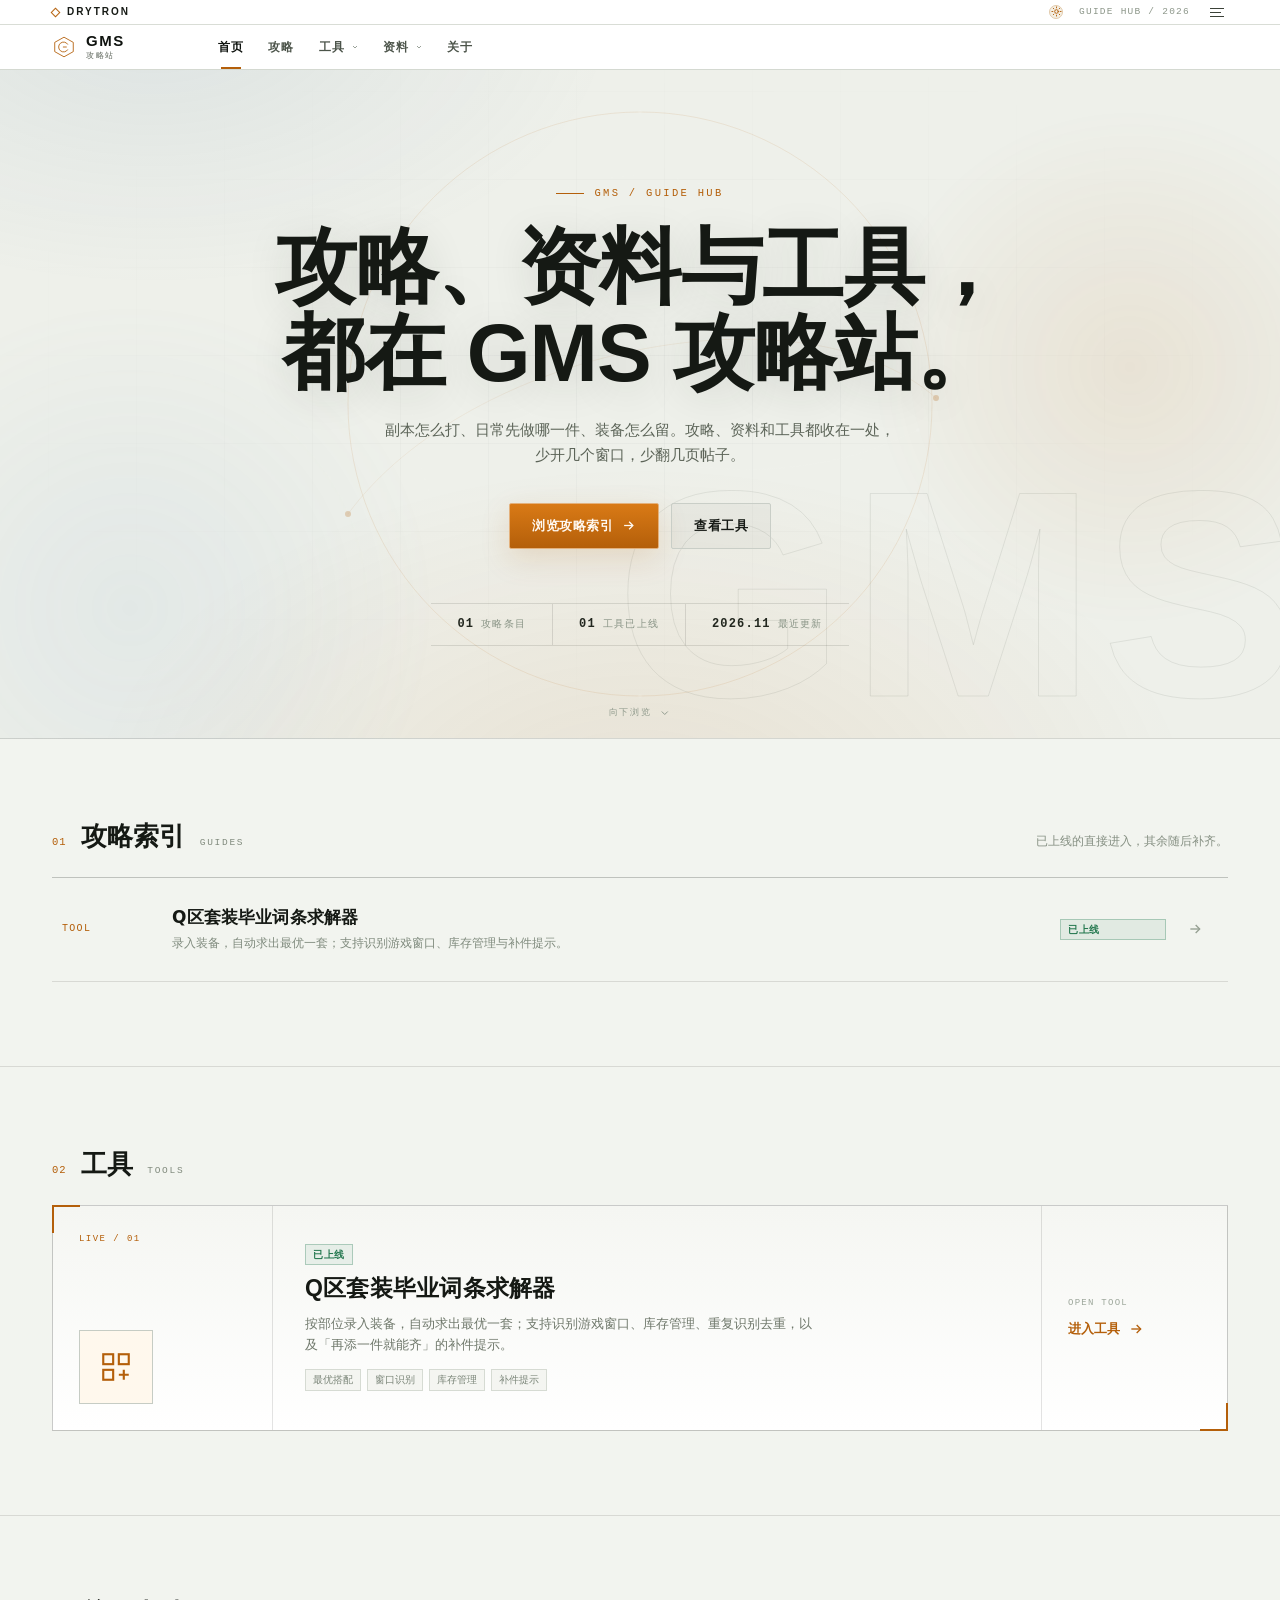
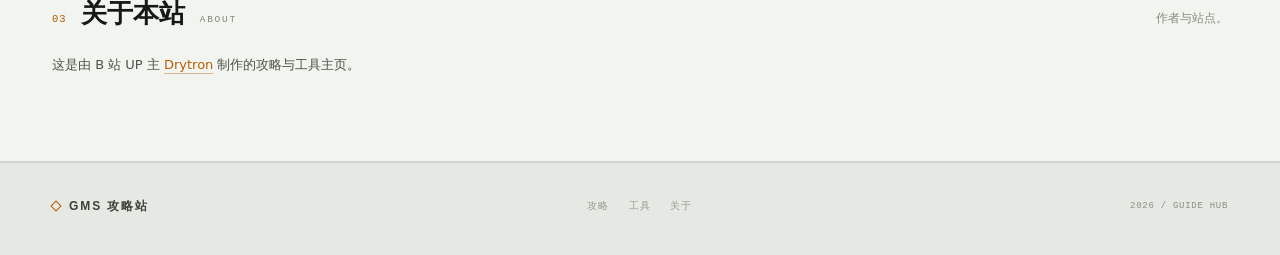
<file: index.html>
<!DOCTYPE html>
<html lang="zh-CN">
<head>
<meta charset="utf-8">
<meta name="viewport" content="width=device-width, initial-scale=1">
<title>GMS 攻略站</title>
<link rel="canonical" href="https://tools.drytron.net/main/">
<meta http-equiv="refresh" content="0; url=/main/">
<style>
  html,body{height:100%;margin:0;background:#0a0c0f;color:#f2f4f6;font-family:"Microsoft YaHei",Arial,sans-serif}
  .wrap{height:100%;display:grid;place-items:center;text-align:center}
  .wrap p{font-size:13px;letter-spacing:.08em;color:#98a1ab}
  .wrap a{color:#f0932b;text-decoration:none}
</style>
</head>
<body>
  <div class="wrap"><p>正在前往 <a href="/main/">GMS 攻略站</a>…</p></div>
  <script>location.replace('/main/');</script>
</body>
</html>
</file>
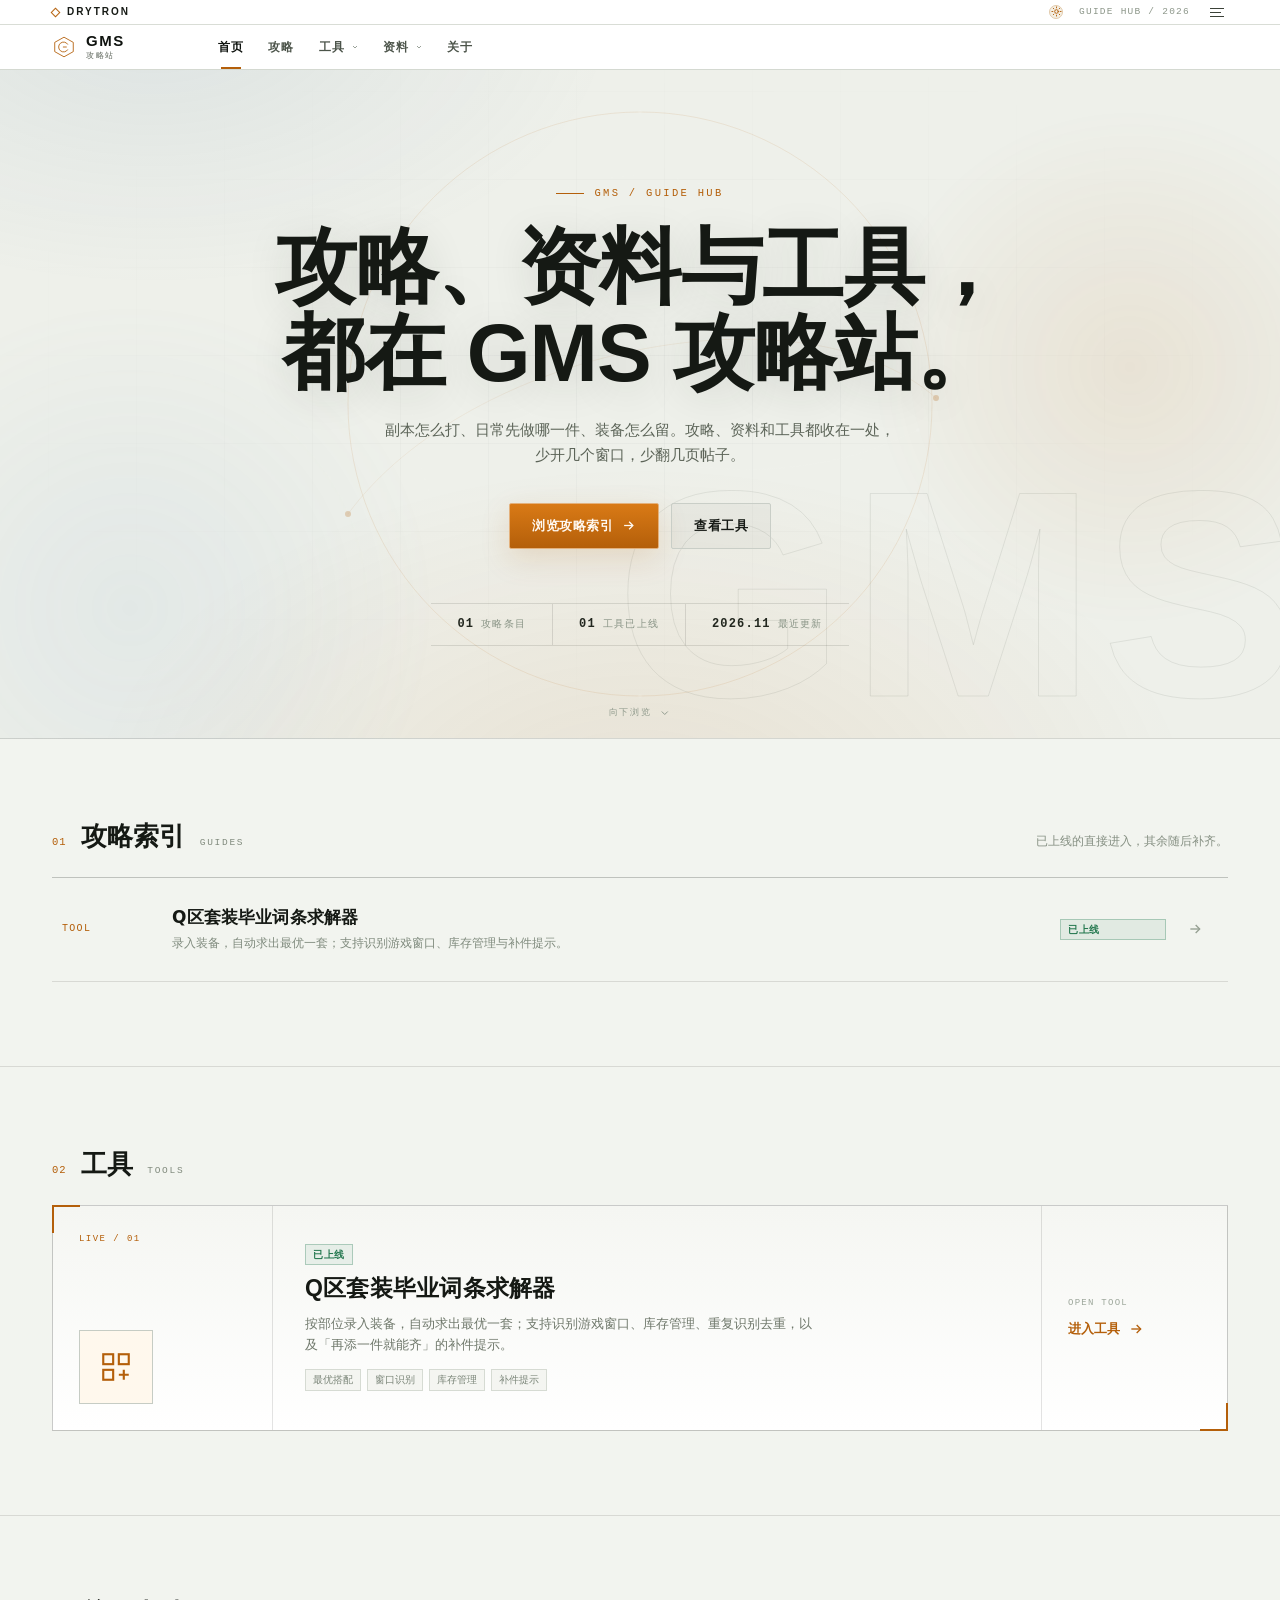
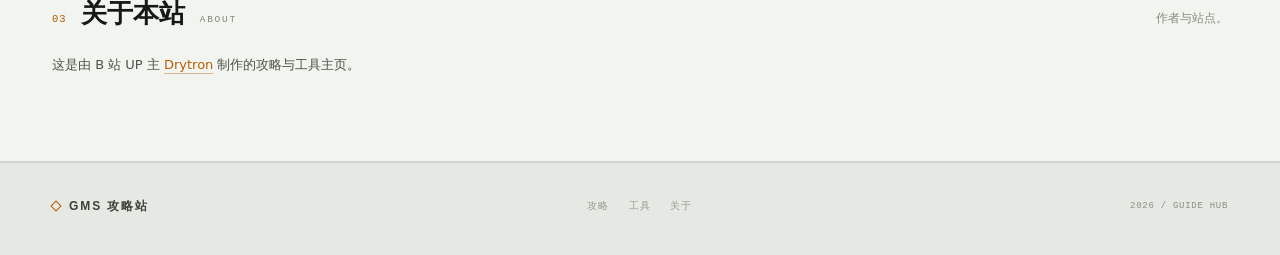
<file: main/index.html>
<!DOCTYPE html>
<html lang="zh-CN" data-theme="day">
<head>
<meta charset="utf-8">
<meta name="viewport" content="width=device-width, initial-scale=1">
<title>GMS 攻略站</title>
<link rel="canonical" href="https://tools.drytron.net/main/">
<meta name="description" content="GMS 攻略站：攻略索引、资料与工具。">
<link rel="icon" href="data:image/svg+xml,%3Csvg%20xmlns='http://www.w3.org/2000/svg'%20viewBox='0%200%2064%2064'%3E%3Crect%20width='64'%20height='64'%20fill='%230a0c0f'/%3E%3Cpath%20d='M32%2010%2052%2021v22L32%2054%2012%2043V21Z'%20fill='none'%20stroke='%23f0932b'%20stroke-width='3'/%3E%3Ctext%20x='32'%20y='40'%20font-size='22'%20fill='%23f2f4f6'%20font-family='sans-serif'%20text-anchor='middle'%3EG%3C/text%3E%3C/svg%3E">
<style>
:root{
  color-scheme:dark;
  --bg:#0a0c0f;
  --bg-soft:#0f1216;
  --panel:#14181d;
  --panel-2:#171c22;
  --panel-3:#1b2026;
  --line:rgba(255,255,255,.10);
  --line-strong:rgba(255,255,255,.18);
  --ink:#f2f4f6;
  --muted:#98a1ab;
  --muted-2:#6f7882;
  --accent:#f0932b;
  --accent-2:#ffb45f;
  --accent-deep:#c96416;
  --ok:#54c08a;
  --warn:#e0a94a;
  --display:"Bahnschrift SemiCondensed","DIN Alternate","Microsoft YaHei","PingFang SC",sans-serif;
  --body:"Segoe UI","Microsoft YaHei","PingFang SC","Noto Sans SC",system-ui,sans-serif;
  --mono:ui-monospace,"Cascadia Mono",Consolas,monospace;
  --bar:#060709;
  --bar-border:#1a1e23;
  --bar-main:rgba(11,14,17,.97);
  --bar-main-scrolled:rgba(9,11,14,.98);
  --bar-main-border:#23282f;
  --pop:#171b20;
  --pop-border:#333b45;
  --pop-hover:#20262d;
  --pop-border-soft:#2a3038;
  --hero:#090b0e;
  --glow-a:rgba(240,147,43,.20);
  --glow-b:rgba(74,116,158,.16);
  --glow-c:rgba(240,147,43,.16);
  --glow-d:rgba(94,148,196,.13);
  --grid-line:rgba(255,255,255,.045);
  --word-stroke:rgba(255,255,255,.10);
  --drawer:#0d1014;
  --foot:#07090b;
  --card:#111419;
  --card-hover-a:#1a1f26;
  --card-hover-b:#12161b;
  --icon-bg:#101318;
  --chip-bg:#101318;
  --ghost-bg:rgba(255,255,255,.03);
  --overlay:rgba(0,0,0,.62);
  --on-accent:#1a1005;
  --accent-border:#ffc98d;
  --accent-soft:rgba(240,147,43,.06);
  --accent-wash:rgba(240,147,43,.07);
  --accent-wash-2:rgba(240,147,43,.01);
  --accent-border-strong:rgba(240,147,43,.55);
  --accent-underline:rgba(240,147,43,.4);
  --accent-shadow:rgba(240,147,43,.18);
  --selection:rgba(240,147,43,.32);
  --swatch:linear-gradient(135deg,#0a0c0f 0 38%,#f0932b 38% 68%,#f2f4f6 68%);
  --ink-strong:#fff;
  --ink-2:#eef2f5;
  --ink-3:#dfe5ea;
  --ink-4:#d6dde4;
  --ink-5:#cfd6dd;
  --ink-6:#c6cfd8;
  --text-1:#b9c1ca;
  --text-2:#aab3bd;
  --text-3:#9aa4af;
  --text-4:#98a3ae;
  --text-5:#8c96a1;
  --text-6:#8b95a0;
  --text-7:#8a949f;
  --text-8:#7d8792;
  --text-9:#78828d;
  --text-10:#77828d;
  --text-11:#6f7a85;
  --text-12:#6f7882;
  --text-13:#6c7782;
  --text-14:#66717c;
  --text-15:#59636e;
  --text-16:#525c66;
  --text-17:#68727d;
  --border-soft:#303841;
  --border-mid:#3a424b;
  --border-strong:#3c444e;
  --ok-bg:rgba(84,192,138,.07);
  --ok-line:rgba(84,192,138,.28);
  --warn-bg:rgba(224,169,74,.06);
  --warn-line:rgba(224,169,74,.24);
  --shadow-panel:rgba(0,0,0,.55);
  --shadow-head:rgba(0,0,0,.5);
  --shadow-hero:rgba(0,0,0,.45);

}
:root[data-theme="ocean"]{
  --bg:#061018;--bg-soft:#091820;--panel:#0e202a;--panel-2:#122833;--panel-3:#17313e;
  --line:rgba(160,235,245,.12);--line-strong:rgba(160,235,245,.24);
  --ink:#effcff;--muted:#8faab4;--muted-2:#617c86;
  --accent:#43cfc4;--accent-2:#8ef5ed;--accent-deep:#1b9e97;--ok:#50dfb7;--warn:#e3c36b;
  --bar:#04090d;--bar-border:#0c2029;--bar-main:rgba(6,16,24,.97);--bar-main-scrolled:rgba(4,12,18,.98);--bar-main-border:#12313c;
  --pop:#0e1d26;--pop-border:#1c4653;--pop-hover:#14303a;--pop-border-soft:#17323b;
  --hero:#051016;--glow-a:rgba(67,207,196,.20);--glow-b:rgba(50,120,200,.16);--glow-c:rgba(67,207,196,.16);--glow-d:rgba(48,154,180,.13);
  --grid-line:rgba(180,245,255,.06);--word-stroke:rgba(190,250,255,.10);
  --drawer:#08131a;--foot:#040a0e;--card:#0b1a22;--card-hover-a:#11303a;--card-hover-b:#0a2028;--icon-bg:#09171e;--chip-bg:#09171e;
  --on-accent:#041312;--accent-border:#a9fff7;--accent-soft:rgba(67,207,196,.08);--accent-wash:rgba(67,207,196,.09);--accent-wash-2:rgba(67,207,196,.01);--accent-border-strong:rgba(67,207,196,.55);--accent-underline:rgba(67,207,196,.45);--accent-shadow:rgba(67,207,196,.18);--selection:rgba(67,207,196,.3);
  --swatch:linear-gradient(135deg,#04090d 0 38%,#43cfc4 38% 68%,#effcff 68%);
}
:root[data-theme="forest"]{
  --bg:#0a100c;--bg-soft:#0d160f;--panel:#131d16;--panel-2:#18271c;--panel-3:#1d3123;
  --line:rgba(200,255,190,.11);--line-strong:rgba(200,255,190,.22);
  --ink:#f1f8ee;--muted:#9bb09a;--muted-2:#6d806d;
  --accent:#8bcf5a;--accent-2:#c7f39a;--accent-deep:#5b9e36;--ok:#5ed79a;--warn:#e0b85c;
  --bar:#050a06;--bar-border:#102015;--bar-main:rgba(10,16,12,.97);--bar-main-scrolled:rgba(8,13,9,.98);--bar-main-border:#1b2b1f;
  --pop:#17231b;--pop-border:#294232;--pop-hover:#1e3024;--pop-border-soft:#23382a;
  --hero:#081009;--glow-a:rgba(139,207,90,.20);--glow-b:rgba(110,150,80,.16);--glow-c:rgba(139,207,90,.16);--glow-d:rgba(90,150,80,.13);
  --grid-line:rgba(220,255,210,.055);--word-stroke:rgba(220,255,210,.10);
  --drawer:#0b130e;--foot:#050805;--card:#0e1a12;--card-hover-a:#17271b;--card-hover-b:#0b1710;--icon-bg:#0b160e;--chip-bg:#0b160e;
  --on-accent:#0b1605;--accent-border:#d5ffb0;--accent-soft:rgba(139,207,90,.07);--accent-wash:rgba(139,207,90,.08);--accent-wash-2:rgba(139,207,90,.01);--accent-border-strong:rgba(139,207,90,.55);--accent-underline:rgba(139,207,90,.45);--accent-shadow:rgba(139,207,90,.18);--selection:rgba(139,207,90,.3);
  --swatch:linear-gradient(135deg,#050a06 0 38%,#8bcf5a 38% 68%,#f1f8ee 68%);
}
:root[data-theme="violet"]{
  --bg:#0d0a12;--bg-soft:#120e1a;--panel:#181322;--panel-2:#1d1728;--panel-3:#231c31;
  --line:rgba(240,210,255,.11);--line-strong:rgba(240,210,255,.22);
  --ink:#fbf2ff;--muted:#b09bbd;--muted-2:#806e8c;
  --accent:#c084fc;--accent-2:#e5b7ff;--accent-deep:#9d5bd0;--ok:#6fe0b0;--warn:#e5b86b;
  --bar:#08060c;--bar-border:#181020;--bar-main:rgba(13,10,18,.97);--bar-main-scrolled:rgba(10,7,14,.98);--bar-main-border:#241a31;
  --pop:#1d1728;--pop-border:#382a4a;--pop-hover:#2a2137;--pop-border-soft:#2d2339;
  --hero:#0b0810;--glow-a:rgba(192,132,252,.20);--glow-b:rgba(100,90,180,.16);--glow-c:rgba(192,132,252,.16);--glow-d:rgba(150,100,200,.13);
  --grid-line:rgba(250,230,255,.055);--word-stroke:rgba(250,230,255,.10);
  --drawer:#110c17;--foot:#07050a;--card:#151020;--card-hover-a:#21182d;--card-hover-b:#120d1a;--icon-bg:#110c18;--chip-bg:#110c18;
  --on-accent:#160b20;--accent-border:#ecd6ff;--accent-soft:rgba(192,132,252,.08);--accent-wash:rgba(192,132,252,.09);--accent-wash-2:rgba(192,132,252,.01);--accent-border-strong:rgba(192,132,252,.55);--accent-underline:rgba(192,132,252,.45);--accent-shadow:rgba(192,132,252,.18);--selection:rgba(192,132,252,.3);
  --swatch:linear-gradient(135deg,#08060c 0 38%,#c084fc 38% 68%,#fbf2ff 68%);
}
/* 白天：浅色纸面与暖橙强调 */
:root[data-theme="day"]{
  --bg:#f2f4ef;--bg-soft:#e9ece5;--panel:#ffffff;--panel-2:#f5f6f2;--panel-3:#e8ebe4;
  --line:rgba(24,28,23,.12);--line-strong:rgba(24,28,23,.23);
  --ink:#151914;--muted:#5d655b;--muted-2:#8b9388;
  --accent:#b45f0a;--accent-2:#d97a16;--accent-deep:#8d4700;--ok:#24784f;--warn:#8a5a00;
  --bar:#ffffff;--bar-border:#d9ddd6;--bar-main:rgba(255,255,255,.95);--bar-main-scrolled:rgba(255,255,255,.98);--bar-main-border:#d4d9d1;
  --pop:#ffffff;--pop-border:#c9cec7;--pop-hover:#eef0eb;--pop-border-soft:#dde1da;
  --hero:#eef0ea;--glow-a:rgba(180,95,10,.10);--glow-b:rgba(74,116,158,.10);--glow-c:rgba(180,95,10,.09);--glow-d:rgba(94,148,196,.08);
  --grid-line:rgba(21,25,20,.06);--word-stroke:rgba(21,25,20,.08);
  --drawer:#fafbf8;--foot:#e6e9e3;--card:#ffffff;--card-hover-a:#fff4e3;--card-hover-b:#ffffff;--icon-bg:#fff8ed;--chip-bg:#f4f5f1;
  --ghost-bg:rgba(21,25,20,.03);--overlay:rgba(15,20,14,.32);--on-accent:#fffaf3;
  --accent-border:#e3b17d;--accent-soft:rgba(180,95,10,.06);--accent-wash:rgba(180,95,10,.07);--accent-wash-2:rgba(180,95,10,.01);--accent-border-strong:rgba(180,95,10,.52);--accent-underline:rgba(180,95,10,.42);--accent-shadow:rgba(180,95,10,.15);--selection:rgba(180,95,10,.22);
  --ink-strong:#0f130f;--ink-2:#171b16;--ink-3:#22271f;--ink-4:#30362d;--ink-5:#3b4238;--ink-6:#4b5247;
  --text-1:#4c544a;--text-2:#5c6458;--text-3:#687164;--text-4:#6f786b;--text-5:#758073;--text-6:#7a8578;--text-7:#7f8a7d;--text-8:#858f82;--text-9:#899486;--text-10:#8d978a;--text-11:#919b8e;--text-12:#959f92;--text-13:#99a396;--text-14:#9ca69a;--text-15:#8c9689;--text-16:#879185;--text-17:#808a7d;
  --border-soft:#d6dbd3;--border-mid:#c6ccc4;--border-strong:#b8c0b6;
  --ok-bg:rgba(36,120,79,.08);--ok-line:rgba(36,120,79,.30);--warn-bg:rgba(138,90,0,.08);--warn-line:rgba(138,90,0,.26);
  --shadow-panel:rgba(35,40,30,.18);--shadow-head:rgba(35,40,30,.10);--shadow-hero:rgba(35,40,30,.12);
  --swatch:linear-gradient(135deg,#f4efe4 0 40%,#b45f0a 40% 70%,#171b16 70%);
  color-scheme:light;
}
/* 黑夜：纯黑与月光蓝 */
:root[data-theme="night"]{
  --bg:#000000;--bg-soft:#05070a;--panel:#0b0d12;--panel-2:#0f1218;--panel-3:#131720;
  --line:rgba(213,228,255,.11);--line-strong:rgba(213,228,255,.20);
  --ink:#f5f8ff;--muted:#9aa7ba;--muted-2:#707e92;
  --accent:#a9c4ff;--accent-2:#d9e6ff;--accent-deep:#6f8fc9;--ok:#6ed7aa;--warn:#e3c36b;
  --bar:#000000;--bar-border:#141a24;--bar-main:rgba(0,0,0,.97);--bar-main-scrolled:rgba(0,0,0,.99);--bar-main-border:#1c2430;
  --pop:#0b0e14;--pop-border:#283447;--pop-hover:#111722;--pop-border-soft:#1b2534;
  --hero:#000000;--glow-a:rgba(169,196,255,.16);--glow-b:rgba(80,120,200,.14);--glow-c:rgba(169,196,255,.13);--glow-d:rgba(120,160,230,.11);
  --grid-line:rgba(225,235,255,.05);--word-stroke:rgba(225,235,255,.10);
  --drawer:#05070b;--foot:#000000;--card:#07090e;--card-hover-a:#0c1422;--card-hover-b:#06080c;--icon-bg:#080b11;--chip-bg:#080b11;
  --ghost-bg:rgba(255,255,255,.03);--overlay:rgba(0,0,0,.70);--on-accent:#02050c;
  --accent-border:#e4eeff;--accent-soft:rgba(169,196,255,.08);--accent-wash:rgba(169,196,255,.09);--accent-wash-2:rgba(169,196,255,.01);--accent-border-strong:rgba(169,196,255,.55);--accent-underline:rgba(169,196,255,.44);--accent-shadow:rgba(169,196,255,.18);--selection:rgba(169,196,255,.30);
  --swatch:linear-gradient(135deg,#000000 0 38%,#a9c4ff 38% 68%,#f5f8ff 68%);
  color-scheme:dark;
}
*{box-sizing:border-box}
html{scroll-behavior:smooth}
body{
  margin:0;background:var(--bg);color:var(--ink);
  font-family:var(--body);font-size:14px;line-height:1.6;
  font-variant-numeric:tabular-nums;-webkit-font-smoothing:antialiased;
}
a{color:inherit;text-decoration:none}
button{font-family:inherit}
::selection{background:var(--selection)}
.shell{width:100%;max-width:1240px;margin:0 auto;padding:0 32px}

/* ===== 顶部：双层导航 ===== */
.site-head{position:sticky;top:0;z-index:60}
.utility-bar{background:var(--bar);border-bottom:1px solid var(--bar-border)}
.utility-inner{height:46px;display:flex;align-items:center;justify-content:space-between;gap:20px}
.utility-brand{display:inline-flex;align-items:center;gap:8px;font-family:var(--display);font-size:12px;font-weight:700;letter-spacing:.2em;color:var(--ink-2)}
.utility-brand i{width:9px;height:9px;border:1px solid var(--accent);display:block;transform:rotate(45deg)}
.utility-right{display:flex;align-items:center;gap:18px}
.utility-link{display:inline-flex;align-items:center;gap:5px;font-size:10.5px;font-weight:600;letter-spacing:.12em;color:var(--muted);transition:color .15s}
.utility-link:hover{color:var(--ink)}
.utility-link svg{width:11px;height:11px;stroke:currentColor;fill:none;stroke-width:2}
.utility-note{font-family:var(--mono);font-size:9.5px;letter-spacing:.13em;color:var(--text-15);white-space:nowrap}
.utility-sep{width:1px;height:14px;background:var(--bar-border)}
.menu-button{
  width:34px;height:34px;margin-left:2px;padding:8px;border:1px solid transparent;background:none;
  display:flex;flex-direction:column;justify-content:center;gap:5px;cursor:pointer;
  transition:border-color .15s;
}
.menu-button:hover{border-color:var(--pop-border)}
.menu-button span{display:block;width:18px;height:1px;background:var(--ink-5);transition:width .15s}
.menu-button span:nth-child(2){width:14px}
.menu-button:hover span{width:18px}
.menu-button:focus-visible{outline:2px solid var(--accent);outline-offset:2px}

.theme-wrap{position:relative}
.theme-trigger{
  display:inline-flex;align-items:center;justify-content:center;width:30px;height:30px;padding:0;
  border:1px solid transparent;background:none;color:var(--muted);cursor:pointer;
  transition:color .15s,border-color .15s,background .15s;
}
.theme-trigger:hover{color:var(--ink);border-color:var(--pop-border);background:var(--accent-soft)}
.theme-trigger[aria-expanded="true"]{color:var(--ink);border-color:var(--pop-border);background:var(--pop)}
.theme-orb{
  width:18px;height:18px;border-radius:50%;display:grid;place-items:center;flex:none;
  border:1px solid var(--orb-line,var(--line-strong));background:var(--orb-bg,#14181d);
  color:var(--orb-fg,#f0932b);transition:transform .15s;
}
.theme-orb svg{width:11px;height:11px;stroke:currentColor;fill:none;stroke-width:2;stroke-linecap:round;stroke-linejoin:round}
.theme-orb.is-day{--orb-bg:#f4efe4;--orb-fg:#b45f0a;--orb-line:#e1c9aa}
.theme-orb.is-night{--orb-bg:#05070b;--orb-fg:#a9c4ff;--orb-line:#2a3b56}
.theme-orb.is-obsidian{--orb-bg:#14181d;--orb-fg:#f0932b;--orb-line:#3b424c}
.theme-orb.is-ocean{--orb-bg:#0e202a;--orb-fg:#43cfc4;--orb-line:#1f4653}
.theme-orb.is-forest{--orb-bg:#131d16;--orb-fg:#8bcf5a;--orb-line:#294232}
.theme-orb.is-violet{--orb-bg:#181322;--orb-fg:#c084fc;--orb-line:#3a2a4e}
.theme-trigger:hover .theme-orb,.theme-trigger[aria-expanded="true"] .theme-orb{transform:scale(1.06)}
.theme-panel{
  position:absolute;top:calc(100% + 8px);right:0;width:auto;max-width:calc(100vw - 32px);
  padding:6px;background:var(--pop);border:1px solid var(--pop-border);border-top:2px solid var(--accent);
  box-shadow:0 24px 50px var(--shadow-panel);z-index:90;
}
.theme-panel[hidden]{display:none}
.theme-options{display:flex;flex-direction:row;gap:6px;padding:0}
.theme-option{
  width:34px;height:34px;display:grid;place-items:center;padding:0;border:0;border-radius:50%;
  background:none;color:var(--ink);cursor:pointer;transition:background .15s,box-shadow .15s;
}
.theme-option:hover{background:var(--pop-hover)}
.theme-option[aria-selected="true"]{background:var(--accent-soft);box-shadow:inset 0 0 0 2px var(--accent)}
.theme-option:focus-visible{outline:2px solid var(--accent);outline-offset:2px}
.theme-option .theme-orb{width:22px;height:22px}
.theme-option:hover .theme-orb{transform:scale(1.08)}

.main-bar{
  background:var(--bar-main);border-bottom:1px solid var(--bar-main-border);
  transition:box-shadow .2s,background .2s;
}
.site-head.is-scrolled .main-bar{box-shadow:0 10px 34px var(--shadow-head);background:var(--bar-main-scrolled)}
.main-inner{height:84px;display:flex;align-items:center;gap:0}
.logo{display:inline-flex;align-items:center;gap:10px;flex:none;min-width:172px}
.logo-mark{width:36px;height:36px;flex:none;color:var(--accent)}
.logo-mark path{stroke:currentColor;fill:none;stroke-width:1.6}
.logo-text strong{display:block;font-family:var(--display);font-size:21px;line-height:1;letter-spacing:.11em;font-weight:700;color:var(--ink-strong)}
.logo-text small{display:block;font-size:9.5px;letter-spacing:.24em;color:var(--muted);margin-top:4px}

.nav{display:flex;align-items:stretch;height:84px;margin-left:34px;flex:1}
.nav-item{
  display:inline-flex;align-items:center;gap:6px;height:84px;padding:0 15px;
  font-size:12.5px;font-weight:600;letter-spacing:.1em;color:var(--text-1);
  background:none;border:0;cursor:pointer;position:relative;white-space:nowrap;
  transition:color .15s,background .15s;
}
.nav-item:hover{color:var(--ink-strong)}
.nav-item.is-current{color:var(--ink-strong)}
.nav-item.is-current::after{
  content:"";position:absolute;left:15px;right:15px;bottom:0;height:2px;background:var(--accent);
}
.nav-trigger[aria-expanded="true"]{color:var(--ink-strong);background:var(--pop)}
.nav-trigger[aria-expanded="true"]::after{
  content:"";position:absolute;left:0;right:0;bottom:-1px;height:1px;background:var(--pop);z-index:71;
}
.caret{width:8px;height:8px;stroke:var(--text-5);fill:none;stroke-width:2.2;transition:transform .18s,stroke .18s}
.nav-trigger[aria-expanded="true"] .caret{transform:rotate(180deg);stroke:var(--accent)}

.nav-group{position:relative}
.dropdown{
  position:absolute;top:calc(100% - 1px);left:8px;width:306px;z-index:70;
  background:var(--pop);border:1px solid var(--pop-border);border-top:2px solid var(--accent);
  box-shadow:0 24px 50px var(--shadow-panel);
  opacity:0;visibility:hidden;transform:translateY(-7px);pointer-events:none;
  transition:opacity .16s ease,transform .16s ease,visibility .16s;
  padding:5px 0;
}
.dropdown::before{
  content:"";position:absolute;left:0;right:0;top:-1px;height:1px;background:var(--pop);
}
.nav-group.is-open .dropdown{opacity:1;visibility:visible;transform:translateY(0);pointer-events:auto}
.drop-link{display:flex;align-items:flex-start;justify-content:space-between;gap:16px;padding:11px 16px;transition:background .13s}
.drop-link:hover{background:var(--pop-hover)}
.drop-link strong{display:block;font-size:12.5px;font-weight:600;color:var(--ink-2);line-height:1.4}
.drop-link small{display:block;font-size:10px;color:var(--text-9);margin-top:2px;line-height:1.45}
.drop-link .drop-go{width:13px;height:13px;stroke:var(--text-11);fill:none;stroke-width:2;margin-top:3px;flex:none}
.drop-link:hover .drop-go{stroke:var(--accent)}
.drop-tag{
  flex:none;font-size:9px;font-weight:700;letter-spacing:.06em;padding:1px 5px;
  color:var(--ok);border:1px solid var(--ok-line);background:var(--ok-bg);
}
.drop-link.is-soon{cursor:default;opacity:.68}
.drop-link.is-soon:hover{background:none}
.drop-link.is-soon em{flex:none;font-style:normal;font-size:9px;color:var(--warn);letter-spacing:.05em;padding-top:2px}
.drop-all{
  display:flex;align-items:center;justify-content:space-between;gap:12px;
  margin-top:4px;padding:12px 16px;border-top:1px solid var(--pop-border-soft);
  font-size:10.5px;font-weight:700;letter-spacing:.1em;color:var(--accent);
}
.drop-all:hover{background:var(--pop-hover)}
.drop-all svg{width:13px;height:13px;stroke:currentColor;fill:none;stroke-width:2}

.nav-right{display:flex;align-items:center;gap:14px;margin-left:20px}
.cta{
  display:inline-flex;align-items:center;gap:9px;height:40px;padding:0 18px;
  background:linear-gradient(180deg,var(--accent-2),var(--accent));color:var(--on-accent);
  border:1px solid var(--accent-border);border-radius:2px;
  font-size:12px;font-weight:800;letter-spacing:.04em;white-space:nowrap;
  box-shadow:0 8px 24px var(--accent-shadow);
  transition:filter .15s,transform .15s;
}
.cta:hover{filter:brightness(1.08);transform:translateY(-1px)}
.cta svg{width:14px;height:14px;stroke:var(--on-accent);fill:none;stroke-width:2.2}

/* ===== 全部菜单抽屉 ===== */
.drawer{position:fixed;inset:0;z-index:100}
.drawer[hidden]{display:none}
.drawer-backdrop{position:absolute;inset:0;background:var(--overlay);opacity:0;transition:opacity .22s}
.drawer-panel{
  position:absolute;top:0;right:0;bottom:0;width:min(440px,100%);
  background:var(--drawer);border-left:1px solid var(--bar-border);padding:0 30px 30px;
  transform:translateX(100%);transition:transform .24s cubic-bezier(.2,.7,.2,1);
  overflow:auto;display:flex;flex-direction:column;
}
.drawer.is-open .drawer-backdrop{opacity:1}
.drawer.is-open .drawer-panel{transform:translateX(0)}
.drawer-head{display:flex;align-items:center;justify-content:space-between;height:76px;border-bottom:1px solid var(--line);position:sticky;top:0;background:var(--drawer);z-index:2}
.drawer-title{font-family:var(--display);font-size:18px;font-weight:700;letter-spacing:.12em}
.drawer-close{width:34px;height:34px;border:1px solid var(--pop-border);background:none;color:var(--ink-5);cursor:pointer;display:grid;place-items:center}
.drawer-close:hover{border-color:var(--accent);color:var(--accent)}
.drawer-close svg{width:15px;height:15px;stroke:currentColor;fill:none;stroke-width:2}
.drawer-nav{padding:22px 0 28px;display:flex;flex-direction:column;gap:4px}
.drawer-nav > a{display:flex;justify-content:space-between;align-items:baseline;padding:12px 0;font-size:18px;font-weight:700;color:var(--ink-2);border-bottom:1px solid var(--line)}
.drawer-nav > a span{font-family:var(--mono);font-size:9px;letter-spacing:.12em;color:var(--text-13)}
.drawer-group{padding:18px 0 8px;border-bottom:1px solid var(--line)}
.drawer-group p{margin:0 0 8px;font-family:var(--mono);font-size:9.5px;letter-spacing:.16em;color:var(--accent)}
.drawer-group p span{color:var(--text-13);margin-left:6px}
.drawer-group a,.drawer-group .is-soon{display:flex;justify-content:space-between;gap:12px;padding:6px 0;font-size:12.5px;color:var(--text-1)}
.drawer-group a:hover{color:var(--ink-strong)}
.drawer-group .is-soon{color:var(--text-12)}
.drawer-group em{font-style:normal;font-size:9px;color:var(--warn)}
.drawer-cta{margin-top:auto;display:flex;align-items:center;justify-content:space-between;gap:12px;height:48px;padding:0 16px;background:linear-gradient(180deg,var(--accent-2),var(--accent));color:var(--on-accent);font-size:13px;font-weight:800}
.drawer-cta svg{width:16px;height:16px;stroke:var(--on-accent);fill:none;stroke-width:2.2}
body.drawer-open{overflow:hidden}

/* ===== 首屏 ===== */
.hero{
  position:relative;min-height:660px;padding:108px 0 92px;
  display:flex;align-items:center;justify-content:center;text-align:center;
  overflow:hidden;border-bottom:1px solid var(--line);
  background:
    radial-gradient(820px 520px at 50% 112%,var(--glow-a),transparent 68%),
    radial-gradient(720px 420px at 12% -8%,var(--glow-b),transparent 64%),
    var(--hero);
}
.hero-art{position:absolute;inset:0;pointer-events:none}
.hero-grid{
  position:absolute;inset:-10%;
  background-image:linear-gradient(var(--grid-line) 1px,transparent 1px),linear-gradient(90deg,var(--grid-line) 1px,transparent 1px);
  background-size:88px 88px;
  mask-image:radial-gradient(ellipse 58% 58% at 50% 46%,#000 10%,transparent 78%);
  -webkit-mask-image:radial-gradient(ellipse 58% 58% at 50% 46%,#000 10%,transparent 78%);
  opacity:.5;
}
.hero-glow{position:absolute;border-radius:50%;filter:blur(2px)}
.hero-glow-a{width:540px;height:540px;right:-120px;top:4%;background:radial-gradient(circle,var(--glow-c),transparent 68%)}
.hero-glow-b{width:620px;height:620px;left:-180px;bottom:-180px;background:radial-gradient(circle,var(--glow-d),transparent 70%)}
.hero-orbit{position:absolute;left:50%;top:50%;width:820px;height:820px;transform:translate(-50%,-50%);opacity:.48;animation:orbit 90s linear infinite}
@keyframes orbit{to{transform:translate(-50%,-50%) rotate(360deg)}}
.hero-word{
  position:absolute;right:-24px;bottom:4%;font-family:var(--display);
  font-size:clamp(150px,23vw,310px);line-height:.8;font-weight:800;letter-spacing:.02em;
  color:transparent;-webkit-text-stroke:1px var(--word-stroke);
  user-select:none;
}
.hero-inner{position:relative;z-index:2;max-width:940px;padding:0 24px}
.hero-kicker{
  display:inline-flex;align-items:center;gap:10px;margin:0 0 22px;
  font-family:var(--mono);font-size:10.5px;letter-spacing:.22em;color:var(--accent);
}
.hero-kicker::before{content:"";width:28px;height:1px;background:var(--accent)}
.hero h1{
  margin:0;font-family:var(--display);font-weight:700;
  font-size:clamp(44px,6.6vw,82px);line-height:1.05;letter-spacing:-.01em;
  text-wrap:balance;text-shadow:0 8px 40px var(--shadow-hero);
}
.hero-lede{margin:22px auto 0;max-width:56ch;color:var(--text-2);font-size:14.5px;line-height:1.75}
.hero-actions{display:flex;justify-content:center;gap:12px;flex-wrap:wrap;margin-top:34px}
.hero-meta{
  display:flex;justify-content:center;margin-top:54px;border-top:1px solid var(--line);
  border-bottom:1px solid var(--line);width:fit-content;margin-left:auto;margin-right:auto;
}
.hero-meta span{padding:11px 26px;font-size:10px;letter-spacing:.12em;color:var(--text-9)}
.hero-meta span + span{border-left:1px solid var(--line)}
.hero-meta b{font-family:var(--mono);font-size:12px;font-weight:700;color:var(--ink-3);margin-right:7px}
.scroll-cue{
  position:absolute;left:50%;bottom:18px;transform:translateX(-50%);z-index:3;
  display:inline-flex;align-items:center;gap:8px;font-family:var(--mono);
  font-size:9px;letter-spacing:.18em;color:var(--text-11);transition:color .15s;
}
.scroll-cue:hover{color:var(--accent)}
.scroll-cue svg{width:12px;height:12px;stroke:currentColor;fill:none;stroke-width:2;animation:cue 2.4s ease-in-out infinite}
@keyframes cue{0%,100%{transform:translateY(-2px);opacity:.55}50%{transform:translateY(3px);opacity:1}}

/* ===== 按钮 ===== */
.btn{
  display:inline-flex;align-items:center;justify-content:center;gap:8px;height:46px;padding:0 22px;
  font-size:12.5px;font-weight:700;letter-spacing:.04em;border-radius:2px;
  transition:filter .15s,transform .15s,border-color .15s,background .15s;
}
.btn svg{width:15px;height:15px;stroke:currentColor;fill:none;stroke-width:2}
.btn-primary{background:linear-gradient(180deg,var(--accent-2),var(--accent));color:var(--on-accent);border:1px solid var(--accent-border);box-shadow:0 10px 30px var(--accent-shadow)}
.btn-primary:hover{filter:brightness(1.08);transform:translateY(-1px)}
.btn-ghost{border:1px solid var(--pop-border);background:var(--ghost-bg);color:var(--ink-2)}
.btn-ghost:hover{border-color:var(--accent);color:var(--accent);background:var(--accent-soft)}

/* ===== 区块 ===== */
.section{padding:84px 0;border-bottom:1px solid var(--line)}
.sec-head{display:flex;align-items:flex-end;justify-content:space-between;gap:28px;margin-bottom:26px}
.sec-title{display:flex;align-items:baseline;gap:14px;flex-wrap:wrap}
.sec-num{font-family:var(--mono);font-size:10.5px;color:var(--accent);letter-spacing:.1em}
.sec-title h2{margin:0;font-family:var(--display);font-size:26px;line-height:1;font-weight:700;letter-spacing:.01em}
.sec-en{font-family:var(--mono);font-size:9.5px;letter-spacing:.18em;color:var(--text-17)}
.sec-head p{margin:0;color:var(--text-8);font-size:11.5px;text-align:right}

/* ===== 工具卡 ===== */
.tool-card{
  display:grid;grid-template-columns:220px minmax(0,1fr) 186px;
  min-height:226px;background:linear-gradient(180deg,var(--panel-2),var(--card));
  border:1px solid var(--line-strong);position:relative;
  transition:border-color .18s,transform .18s,background .18s;
}
.tool-card::before,.tool-card::after{content:"";position:absolute;width:26px;height:26px;pointer-events:none}
.tool-card::before{left:-1px;top:-1px;border-left:2px solid var(--accent);border-top:2px solid var(--accent)}
.tool-card::after{right:-1px;bottom:-1px;border-right:2px solid var(--accent);border-bottom:2px solid var(--accent)}
.tool-card:hover{border-color:var(--accent-border-strong);transform:translateY(-2px);background:linear-gradient(180deg,var(--card-hover-a),var(--card-hover-b))}
.tool-visual{
  padding:26px;border-right:1px solid var(--line);
  display:flex;flex-direction:column;justify-content:space-between;
}
.tool-kicker{font-family:var(--mono);font-size:9px;letter-spacing:.16em;color:var(--accent)}
.tool-icon{width:74px;height:74px;border:1px solid var(--border-mid);display:grid;place-items:center;color:var(--accent);background:var(--icon-bg)}
.tool-icon svg{width:34px;height:34px;stroke:currentColor;fill:none;stroke-width:1.5}
.tool-body{padding:26px 32px;display:flex;flex-direction:column;justify-content:center}
.tool-tags{display:flex;align-items:center;gap:12px;margin-bottom:9px}
.tag{display:inline-block;font-size:9.5px;font-weight:700;letter-spacing:.06em;padding:2px 7px;border:1px solid var(--border-strong);color:var(--text-3)}
.tag-live{color:var(--ok);border-color:var(--ok-line);background:var(--ok-bg)}
.tag-soon{color:var(--warn);border-color:var(--warn-line);background:var(--warn-bg)}
.tag-info{color:var(--accent);border-color:var(--accent-border);background:var(--accent-soft)}
.tool-body h3{margin:0;font-family:var(--display);font-size:23px;line-height:1.3;font-weight:700;letter-spacing:.01em}
.tool-body p{margin:9px 0 0;color:var(--text-4);font-size:12.5px;max-width:64ch;line-height:1.7}
.tool-chips{display:flex;gap:6px;flex-wrap:wrap;margin-top:14px}
.tool-chips span{font-size:10px;color:var(--text-6);border:1px solid var(--border-soft);padding:2px 7px;background:var(--chip-bg)}
.tool-cta{
  border-left:1px solid var(--line);display:flex;flex-direction:column;align-items:flex-start;justify-content:center;
  padding:26px;gap:8px;
}
.tool-cta small{font-family:var(--mono);font-size:9px;letter-spacing:.14em;color:var(--text-14)}
.tool-cta span{display:inline-flex;align-items:center;gap:8px;font-size:12.5px;font-weight:700;color:var(--accent)}
.tool-cta span svg{width:16px;height:16px;stroke:currentColor;fill:none;stroke-width:2;transition:transform .16s}
.tool-card:hover .tool-cta span svg{transform:translateX(4px)}

/* ===== 攻略列表 ===== */
.guide-list{border-top:1px solid var(--line-strong)}
.guide-row{
  display:grid;grid-template-columns:92px minmax(0,1fr) 106px 34px;align-items:center;gap:18px;
  min-height:104px;padding:18px 10px;border-bottom:1px solid var(--line);
  transition:background .15s;
}
.guide-row.is-link:hover{background:linear-gradient(90deg,var(--accent-wash),var(--accent-wash-2) 56%,transparent)}
.guide-code{font-family:var(--mono);font-size:10px;letter-spacing:.13em;color:var(--text-10)}
.guide-row.is-link .guide-code{color:var(--accent)}
.guide-row h3{margin:0;font-size:17px;line-height:1.4;font-weight:700;letter-spacing:.01em}
.guide-row p{margin:4px 0 0;color:var(--text-7);font-size:12px;max-width:62ch}
.guide-row.is-soon h3{color:var(--text-2)}
.guide-row.is-soon p{color:var(--text-12)}
.guide-arrow{width:22px;height:22px;display:grid;place-items:center;color:var(--text-12)}
.guide-arrow svg{width:16px;height:16px;stroke:currentColor;fill:none;stroke-width:2;transition:transform .15s,color .15s}
.guide-row.is-link:hover .guide-arrow{color:var(--accent)}
.guide-row.is-link:hover .guide-arrow svg{transform:translateX(3px)}

/* ===== 关于 ===== */
.about-grid{display:grid;grid-template-columns:minmax(0,1.25fr) minmax(280px,.75fr);gap:64px;align-items:start}
.about-copy p{margin:0;color:var(--text-3);font-size:13px;line-height:1.8;max-width:62ch}
.about-copy p.about-credit{color:var(--ink-6)}
.about-copy p.about-credit a{color:var(--accent);text-decoration:none;border-bottom:1px solid var(--accent-underline);padding-bottom:1px}
.about-copy p.about-credit a:hover{color:var(--accent-2);border-bottom-color:currentColor}
.about-links{display:flex;flex-direction:column;border-top:1px solid var(--line-strong)}
.about-links a{display:flex;align-items:center;justify-content:space-between;gap:16px;padding:13px 4px;border-bottom:1px solid var(--line);font-size:12.5px;color:var(--ink-4);transition:color .15s,background .15s}
.about-links a:hover{color:var(--accent)}
.about-links span{font-family:var(--mono);font-size:9.5px;letter-spacing:.1em;color:var(--text-12)}
.about-links svg{width:13px;height:13px;stroke:currentColor;fill:none;stroke-width:2}

/* ===== 页脚 ===== */
.foot{padding:34px 0 42px;background:var(--foot);border-top:1px solid var(--line)}
.foot-inner{display:flex;align-items:center;justify-content:space-between;gap:24px;flex-wrap:wrap}
.foot-brand{display:flex;align-items:center;gap:9px;font-family:var(--display);font-size:12px;font-weight:700;letter-spacing:.16em;color:var(--ink-5)}
.foot-brand i{width:8px;height:8px;border:1px solid var(--accent);transform:rotate(45deg)}
.foot-links{display:flex;align-items:center;gap:20px;font-size:10px;letter-spacing:.08em;color:var(--text-12)}
.foot-links a:hover{color:var(--accent)}
.foot-copy{font-family:var(--mono);font-size:9px;letter-spacing:.08em;color:var(--text-16)}

@media (max-width:1080px){
  .nav{margin-left:16px}
  .nav-item{padding:0 11px}
  .utility-note{display:none}
  .logo{min-width:158px}
  .tool-card{grid-template-columns:190px minmax(0,1fr) 164px}
}
@media (max-width:920px){
  .shell{padding:0 22px}
  .nav{display:none}
  .nav-right{margin-left:auto}
  .hero{min-height:600px;padding:88px 0 82px}
  .hero-orbit{width:640px;height:640px}
  .tool-card{grid-template-columns:minmax(0,1fr);min-height:0}
  .tool-visual{border-right:0;border-bottom:1px solid var(--line);flex-direction:row;align-items:center}
  .tool-body{padding:24px}
  .tool-cta{border-left:0;border-top:1px solid var(--line);flex-direction:row;align-items:center;justify-content:space-between}
  .about-grid{grid-template-columns:1fr;gap:30px}
}
@media (max-width:680px){
  .shell{padding:0 18px}
  .utility-note,.utility-link,.utility-sep{display:none}
  .utility-inner{height:42px}
  .utility-right{gap:8px}
  .theme-trigger{width:28px;height:28px}
  .theme-option{width:32px;height:32px}
  .theme-option .theme-orb{width:21px;height:21px}
  .menu-button{width:36px;height:36px;padding:9px;margin-left:0;flex:none}
  .menu-button span{width:20px}
  .menu-button span:nth-child(2){width:20px}
  .main-inner{height:70px}
  .logo-mark{width:31px;height:31px}
  .logo-text strong{font-size:18px}
  .logo-text small{font-size:8.5px;letter-spacing:.2em}
  .nav-right .cta{display:none}
  .hero{min-height:570px;padding:76px 0 72px}
  .hero h1{font-size:clamp(36px,10vw,50px)}
  .hero-lede{font-size:13px;margin-top:18px}
  .hero-actions{margin-top:26px}
  .hero-actions .btn{height:43px;padding:0 16px;font-size:11.5px}
  .hero-meta{margin-top:40px;flex-wrap:wrap;width:100%;border-left:0;border-right:0}
  .hero-meta span{flex:1;min-width:110px;padding:9px 8px;font-size:9px}
  .hero-meta span + span{border-left:1px solid var(--line)}
  .hero-word{font-size:150px;right:-12px;bottom:8%}
  .sec-head{flex-direction:column;align-items:flex-start;gap:8px}
  .sec-head p{text-align:left}
  .section{padding:58px 0}
  .tool-body h3{font-size:20px}
  .guide-row{grid-template-columns:64px minmax(0,1fr) auto;gap:12px;min-height:96px}
  .guide-row .guide-arrow{display:none}
  .guide-row .tag{font-size:9px}
  .about-grid{gap:26px}
  .foot-inner{align-items:flex-start;flex-direction:column;gap:16px}
  .foot-links{gap:14px;flex-wrap:wrap}
}
@media (prefers-reduced-motion:reduce){
  html{scroll-behavior:auto}
  .hero-orbit{animation:none}
  .scroll-cue svg{animation:none}
  *{transition:none !important}
}

/* ==========================================================
   顶栏精简：整条顶栏高度约为原来的一半（放在文件末尾以覆盖前面的取值）
   ========================================================== */
.utility-inner{height:24px}
.utility-brand{font-size:10px}
.utility-brand i{width:7px;height:7px}
.utility-right{gap:12px}
.theme-trigger{width:22px;height:22px}
.theme-orb{width:14px;height:14px}
.theme-panel{top:calc(100% + 4px)}
.menu-button{width:24px;height:24px;padding:5px;gap:3px}
.menu-button span{width:14px}
.menu-button span:nth-child(2){width:11px}
.menu-button:hover span{width:14px}
.main-inner{height:44px}
.logo{min-width:132px}
.logo-mark{width:24px;height:24px}
.logo-text strong{font-size:15px;letter-spacing:.1em}
.logo-text small{font-size:7.5px;margin-top:2px;letter-spacing:.2em}
.nav{height:44px;margin-left:22px}
.nav-item{height:44px;padding:0 12px;font-size:11.5px}
.nav-right{margin-left:14px}
.cta{height:30px;padding:0 13px;font-size:10.5px;gap:7px}
.cta svg{width:12px;height:12px}

@media (max-width:1180px){
  .nav{margin-left:16px}
  .nav-item{padding:0 10px}
  .utility-note{display:none}
}
@media (max-width:1080px){
  .main-inner{height:44px}
  .utility-inner{height:24px}
}
@media (max-width:760px){
  .utility-inner{height:38px}
  .main-inner{height:56px}
  .theme-trigger{width:28px;height:28px}
  .menu-button{width:34px;height:34px;padding:7px;margin-left:0;flex:none}
  .menu-button span,.menu-button span:nth-child(2){width:18px}
  .nav-item{padding:0 11px}
  .logo-mark{width:28px;height:28px}
  .logo-text strong{font-size:17px}
  .logo-text small{font-size:8px}
}

/* 顶栏自动隐藏：下滚后收起，鼠标移回顶部再滑下 */
.site-head{transition:transform .28s cubic-bezier(.33,1,.68,1),box-shadow .2s,background .2s}
.site-head.is-hidden{transform:translateY(-100%)}
@media (prefers-reduced-motion:reduce){
  .site-head{transition:none}
}
</style>
<script>
(function(){
  try{
    var saved = localStorage.getItem('gms-theme');
    var theme = ['day','night','obsidian','ocean','forest','violet'].indexOf(saved) > -1 ? saved : 'day';
    document.documentElement.dataset.theme = theme;
  }catch(e){}
})();
</script>
</head>
<body>

<header class="site-head" id="siteHead">
  <div class="utility-bar">
    <div class="shell utility-inner">
      <a class="utility-brand" href="/main/" aria-label="Drytron 首页"><i aria-hidden="true"></i>DRYTRON</a>
      <div class="utility-right">
        <div class="theme-wrap" id="themeWrap">
          <button class="theme-trigger" id="themeBtn" type="button" aria-haspopup="listbox" aria-expanded="false" aria-controls="themePanel" aria-label="切换配色主题">
            <span class="theme-orb is-day" id="themeIcon" aria-hidden="true">
              <svg viewBox="0 0 24 24"><circle cx="12" cy="12" r="4"/><path d="M12 2v2M12 20v2M4.9 4.9l1.4 1.4M17.7 17.7l1.4 1.4M2 12h2M20 12h2M4.9 19.1l1.4-1.4M17.7 6.3l1.4-1.4"/></svg>
            </span>
          </button>
          <div class="theme-panel" id="themePanel" hidden>
            <div class="theme-options" role="listbox" aria-label="选择配色主题">
              <button class="theme-option" type="button" role="option" data-theme-choice="day" aria-selected="true" aria-label="白天">
                <span class="theme-orb is-day" aria-hidden="true"><svg viewBox="0 0 24 24"><circle cx="12" cy="12" r="4"/><path d="M12 2v2M12 20v2M4.9 4.9l1.4 1.4M17.7 17.7l1.4 1.4M2 12h2M20 12h2M4.9 19.1l1.4-1.4M17.7 6.3l1.4-1.4"/></svg></span>
              </button>
              <button class="theme-option" type="button" role="option" data-theme-choice="night" aria-label="黑夜">
                <span class="theme-orb is-night" aria-hidden="true"><svg viewBox="0 0 24 24"><path d="M20 15.2A8.4 8.4 0 1 1 8.8 4a7 7 0 0 0 11.2 11.2z"/></svg></span>
              </button>
              <button class="theme-option" type="button" role="option" data-theme-choice="obsidian" aria-selected="false" aria-label="黑曜">
                <span class="theme-orb is-obsidian" aria-hidden="true"><svg viewBox="0 0 24 24"><path d="M12 3l6 6-6 12-6-12z"/></svg></span>
              </button>
              <button class="theme-option" type="button" role="option" data-theme-choice="ocean" aria-selected="false" aria-label="深海">
                <span class="theme-orb is-ocean" aria-hidden="true"><svg viewBox="0 0 24 24"><path d="M3 8c3-2 6 2 9 0s6 2 9 0M3 14c3-2 6 2 9 0s6 2 9 0"/></svg></span>
              </button>
              <button class="theme-option" type="button" role="option" data-theme-choice="forest" aria-selected="false" aria-label="森林">
                <span class="theme-orb is-forest" aria-hidden="true"><svg viewBox="0 0 24 24"><path d="M5 19c0-7 5-12 14-12 0 9-5 14-14 12z"/><path d="M5 19l8-8"/></svg></span>
              </button>
              <button class="theme-option" type="button" role="option" data-theme-choice="violet" aria-selected="false" aria-label="暮紫">
                <span class="theme-orb is-violet" aria-hidden="true"><svg viewBox="0 0 24 24"><path d="M12 3l2.2 6.8L21 12l-6.8 2.2L12 21l-2.2-6.8L3 12l6.8-2.2z"/></svg></span>
              </button>
            </div>
          </div>
        </div>
        <span class="utility-note">GUIDE HUB / 2026</span>
        <button class="menu-button" id="menuBtn" aria-label="打开全部菜单" aria-expanded="false" aria-controls="drawer">
          <span></span><span></span><span></span>
        </button>
      </div>
    </div>
  </div>

  <div class="main-bar">
    <div class="shell main-inner">
      <a class="logo" href="/main/" aria-label="GMS 攻略站首页">
        <svg class="logo-mark" viewBox="0 0 44 44" aria-hidden="true">
          <path d="M22 4 39 13.5v17L22 40 5 30.5v-17Z"/>
          <path d="M29 17.5a9 9 0 1 0 0 9"/>
          <path d="M27 22h-7"/>
        </svg>
        <span class="logo-text"><strong>GMS</strong><small>攻略站</small></span>
      </a>

      <nav class="nav" aria-label="主导航">
        <a class="nav-item is-current" href="/main/">首页</a>

        <a class="nav-item" href="/main/guides/">攻略</a>

        <div class="nav-group" data-drop="tools">
          <button class="nav-item nav-trigger" aria-expanded="false" aria-controls="dropTools">
            工具
            <svg class="caret" viewBox="0 0 24 24" aria-hidden="true"><path d="M6 9l6 6 6-6"/></svg>
          </button>
          <div class="dropdown" id="dropTools">
            <a class="drop-link" href="/main/tools/solver/">
              <span><strong>Q区套装毕业词条求解器</strong><small>录入装备，自动求出最优一套</small></span>
              <span class="drop-tag">已上线</span>
            </a>
            <a class="drop-all" href="/main/tools/solver/">
              <span>打开求解器</span>
              <svg viewBox="0 0 24 24" aria-hidden="true"><path d="M5 12h14"/><path d="M13 6l6 6-6 6"/></svg>
            </a>
          </div>
        </div>

        <div class="nav-group" data-drop="data">
          <button class="nav-item nav-trigger" aria-expanded="false" aria-controls="dropData">
            资料
            <svg class="caret" viewBox="0 0 24 24" aria-hidden="true"><path d="M6 9l6 6 6-6"/></svg>
          </button>
          <div class="dropdown" id="dropData">
            <a class="drop-link" href="/main/guides/">
              <span><strong>攻略索引</strong><small>已上线的攻略与工具</small></span>
            </a>
            <a class="drop-link" href="/main/about/">
              <span><strong>关于本站</strong><small>作者与站点</small></span>
            </a>
          </div>
        </div>

        <a class="nav-item" href="/main/about/">关于</a>
      </nav>
    </div>
  </div>
</header>

<div class="drawer" id="drawer" hidden>
  <div class="drawer-backdrop" data-close></div>
  <aside class="drawer-panel" role="dialog" aria-modal="true" aria-label="全部菜单">
    <div class="drawer-head">
      <span class="drawer-title">全部菜单</span>
      <button class="drawer-close" id="drawerClose" aria-label="关闭菜单">
        <svg viewBox="0 0 24 24" aria-hidden="true"><path d="M6 6l12 12"/><path d="M18 6l-12 12"/></svg>
      </button>
    </div>

    <nav class="drawer-nav">
      <a href="/main/">首页 <span>HOME</span></a>

      <a href="/main/guides/">攻略索引 <span>GUIDES</span></a>

      <div class="drawer-group">
        <p>工具 <span>TOOLS</span></p>
        <a href="/main/tools/solver/">Q区套装毕业词条求解器 <span>LIVE</span></a>
        <span class="is-soon">更多工具 <em>筹备中</em></span>
      </div>

      <div class="drawer-group">
        <p>资料 <span>DATA</span></p>
        <a href="/main/about/">关于本站 <span>ABOUT</span></a>
      </div>
    </nav>

    <a class="drawer-cta" href="/main/guides/">
      浏览攻略索引
      <svg viewBox="0 0 24 24" aria-hidden="true"><path d="M5 12h14"/><path d="M13 6l6 6-6 6"/></svg>
    </a>
  </aside>
</div>

<main>
  <section class="hero" id="top">
    <div class="hero-art" aria-hidden="true">
      <div class="hero-grid"></div>
      <span class="hero-glow hero-glow-a"></span>
      <span class="hero-glow hero-glow-b"></span>
      <svg class="hero-orbit" viewBox="0 0 820 820">
        <circle cx="410" cy="410" r="292" fill="none" stroke="var(--accent)" stroke-opacity=".22" stroke-width="1"/>
        <circle cx="410" cy="410" r="228" fill="none" stroke="rgba(255,255,255,.07)" stroke-width="1" stroke-dasharray="2 9"/>
        <path d="M118 520C238 356 572 286 706 404" fill="none" stroke="var(--accent-shadow)" stroke-width="1"/>
        <path d="M142 300C300 468 520 520 688 436" fill="none" stroke="rgba(255,255,255,.07)" stroke-width="1"/>
        <circle cx="118" cy="520" r="3" fill="var(--accent)" fill-opacity=".5"/>
        <circle cx="706" cy="404" r="3" fill="var(--accent)" fill-opacity=".5"/>
        <circle cx="142" cy="300" r="2" fill="rgba(255,255,255,.25)"/>
        <circle cx="688" cy="436" r="2" fill="rgba(255,255,255,.25)"/>
        <circle cx="410" cy="118" r="2" fill="rgba(255,255,255,.18)"/>
        <circle cx="410" cy="702" r="2" fill="rgba(255,255,255,.18)"/>
      </svg>
      <span class="hero-word">GMS</span>
    </div>

    <div class="hero-inner">
      <p class="hero-kicker">GMS / GUIDE HUB</p>
      <h1>攻略、资料与工具，<br>都在 GMS 攻略站。</h1>
      <p class="hero-lede">副本怎么打、日常先做哪一件、装备怎么留。攻略、资料和工具都收在一处，少开几个窗口，少翻几页帖子。</p>
      <div class="hero-actions">
        <a class="btn btn-primary" href="/main/guides/">
          浏览攻略索引
          <svg viewBox="0 0 24 24" aria-hidden="true"><path d="M5 12h14"/><path d="M13 6l6 6-6 6"/></svg>
        </a>
        <a class="btn btn-ghost" href="#tools">查看工具</a>
      </div>
      <div class="hero-meta">
        <span><b>01</b>攻略条目</span>
        <span><b>01</b>工具已上线</span>
        <span><b>2026.11</b>最近更新</span>
      </div>
    </div>

    <a class="scroll-cue" href="#guides" aria-label="向下浏览">
      向下浏览
      <svg viewBox="0 0 24 24" aria-hidden="true"><path d="M6 9l6 6 6-6"/></svg>
    </a>
  </section>

  <section class="section" id="guides">
    <div class="shell">
      <div class="sec-head">
        <div class="sec-title">
          <span class="sec-num">01</span>
          <h2>攻略索引</h2>
          <span class="sec-en">GUIDES</span>
        </div>
        <p>已上线的直接进入，其余随后补齐。</p>
      </div>

      <div class="guide-list">
  <a class="guide-row is-link" href="/main/tools/solver/">
    <span class="guide-code">TOOL</span>
    <span class="guide-copy"><h3>Q区套装毕业词条求解器</h3><p>录入装备，自动求出最优一套；支持识别游戏窗口、库存管理与补件提示。</p></span>
    <span class="tag tag-live">已上线</span>
    <span class="guide-arrow" aria-hidden="true"><svg viewBox="0 0 24 24" aria-hidden="true"><path d="M5 12h14"/><path d="M13 6l6 6-6 6"/></svg></span>
  </a>
      </div>
    </div>
  </section>

  <section class="section" id="tools">
    <div class="shell">
      <div class="sec-head">
        <div class="sec-title">
          <span class="sec-num">02</span>
          <h2>工具</h2>
          <span class="sec-en">TOOLS</span>
        </div>
      </div>

      <a class="tool-card" href="/main/tools/solver/">
        <div class="tool-visual">
          <span class="tool-kicker">LIVE / 01</span>
          <span class="tool-icon" aria-hidden="true">
            <svg viewBox="0 0 24 24"><rect x="3" y="3" width="7" height="7"/><rect x="14" y="3" width="7" height="7"/><rect x="3" y="14" width="7" height="7"/><path d="M14 17.5h7M17.5 14v7"/></svg>
          </span>
        </div>
        <div class="tool-body">
          <div class="tool-tags"><span class="tag tag-live">已上线</span></div>
          <h3>Q区套装毕业词条求解器</h3>
          <p>按部位录入装备，自动求出最优一套；支持识别游戏窗口、库存管理、重复识别去重，以及「再添一件就能齐」的补件提示。</p>
          <div class="tool-chips"><span>最优搭配</span><span>窗口识别</span><span>库存管理</span><span>补件提示</span></div>
        </div>
        <div class="tool-cta">
          <small>OPEN TOOL</small>
          <span>进入工具
            <svg viewBox="0 0 24 24" aria-hidden="true"><path d="M5 12h14"/><path d="M13 6l6 6-6 6"/></svg>
          </span>
        </div>
      </a>
    </div>
  </section>

  <section class="section" id="about">
    <div class="shell">
      <div class="sec-head">
        <div class="sec-title">
          <span class="sec-num">03</span>
          <h2>关于本站</h2>
          <span class="sec-en">ABOUT</span>
        </div>
        <p>作者与站点。</p>
      </div>

      <div class="about-copy">
        <p class="about-credit">这是由 B 站 UP 主 <a href="https://space.bilibili.com/98564943" target="_blank" rel="noopener">Drytron</a> 制作的攻略与工具主页。</p>
      </div>
    </div>
  </section>
</main>

<footer class="foot">
  <div class="shell foot-inner">
    <span class="foot-brand"><i aria-hidden="true"></i>GMS 攻略站</span>
    <div class="foot-links">
      <a href="/main/guides/">攻略</a>
      <a href="/main/tools/solver/">工具</a>
      <a href="/main/about/">关于</a>
    </div>
    <span class="foot-copy">2026 / GUIDE HUB</span>
  </div>
</footer>

<script>
(function(){
  var head = document.getElementById('siteHead');
  var groups = Array.prototype.slice.call(document.querySelectorAll('.nav-group'));
  var triggers = Array.prototype.slice.call(document.querySelectorAll('.nav-trigger'));

  function closeGroup(group){
    group.classList.remove('is-open');
    group.dataset.hoverOpen = '0';
    var btn = group.querySelector('.nav-trigger');
    if(btn) btn.setAttribute('aria-expanded','false');
  }
  function closeAll(except){
    groups.forEach(function(g){ if(g !== except) closeGroup(g); });
  }
  function openGroup(group){
    closeAll(group);
    group.classList.add('is-open');
    var btn = group.querySelector('.nav-trigger');
    if(btn) btn.setAttribute('aria-expanded','true');
  }

  triggers.forEach(function(btn){
    var group = btn.closest('.nav-group');
    btn.addEventListener('click', function(e){
      e.stopPropagation();
      if(group.classList.contains('is-open') && group.dataset.hoverOpen === '1'){
        group.dataset.hoverOpen = '0';
        return;
      }
      if(group.classList.contains('is-open')) closeGroup(group);
      else openGroup(group);
    });
    group.addEventListener('mouseenter', function(){
      if(window.matchMedia('(hover:hover)').matches && !group.classList.contains('is-open')){
        openGroup(group);
        group.dataset.hoverOpen = '1';
      }
    });
    group.addEventListener('mouseleave', function(){
      setTimeout(function(){
        if(!group.contains(document.activeElement)) closeGroup(group);
      }, 130);
    });
  });

  document.addEventListener('click', function(e){
    if(!e.target.closest('.nav-group')) closeAll();
  });
  document.addEventListener('keydown', function(e){
    if(e.key === 'Escape'){ closeAll(); if(drawer && !drawer.hidden) closeDrawer(); }
  });

  /* 滚动阴影 + 顶栏自动隐藏：下滚收起，鼠标移回顶部才滑下 */
  var hideTimer = null;
  var HIDE_AFTER = 120;
  var HOT_ZONE = 56;

  function revealHead(){ head.classList.remove('is-hidden'); }
  function hideHead(){
    if(head.classList.contains('is-hidden')) return;
    if(window.scrollY <= HIDE_AFTER) return;
    if(head.matches(':hover')) return;
    if(document.body.classList.contains('drawer-open')) return;
    if(document.querySelector('.nav-group.is-open')) return;
    var tp = document.getElementById('themePanel');
    if(tp && !tp.hidden) return;
    head.classList.add('is-hidden');
  }
  function scheduleHide(delay){
    if(hideTimer) clearTimeout(hideTimer);
    hideTimer = setTimeout(hideHead, delay);
  }

  window.addEventListener('scroll', function(){
    head.classList.toggle('is-scrolled', window.scrollY > 8);
    if(window.scrollY <= 8) revealHead();
    else if(window.scrollY > HIDE_AFTER) scheduleHide(520);
  }, {passive:true});

  document.addEventListener('mousemove', function(e){
    if(e.clientY <= HOT_ZONE){ revealHead(); return; }
    if(e.clientY < head.getBoundingClientRect().bottom + 36) return;
    scheduleHide(140);
  }, {passive:true});

  document.addEventListener('focusin', function(e){
    if(head.contains(e.target)) revealHead();
  });

  var drawer = document.getElementById('drawer');
  var menuBtn = document.getElementById('menuBtn');
  var drawerClose = document.getElementById('drawerClose');
  var lastFocus = null;

  function openDrawer(){
    lastFocus = document.activeElement;
    drawer.hidden = false;
    requestAnimationFrame(function(){ drawer.classList.add('is-open'); });
    document.body.classList.add('drawer-open');
    menuBtn.setAttribute('aria-expanded','true');
    setTimeout(function(){ drawerClose.focus(); }, 60);
  }
  function closeDrawer(){
    drawer.classList.remove('is-open');
    document.body.classList.remove('drawer-open');
    menuBtn.setAttribute('aria-expanded','false');
    setTimeout(function(){ drawer.hidden = true; }, 230);
    if(lastFocus) lastFocus.focus();
  }

  menuBtn.addEventListener('click', function(e){ e.stopPropagation(); openDrawer(); });
  drawerClose.addEventListener('click', closeDrawer);
  drawer.addEventListener('click', function(e){
    if(e.target.closest('[data-close]')) closeDrawer();
    if(e.target.closest('a')) closeDrawer();
  });
})();
</script>
<script>
(function(){
  var KEY = 'gms-theme';
  var root = document.documentElement;
  var wrap = document.getElementById('themeWrap');
  var btn = document.getElementById('themeBtn');
  var panel = document.getElementById('themePanel');
  var icon = document.getElementById('themeIcon');
  var options = Array.prototype.slice.call(document.querySelectorAll('[data-theme-choice]'));
  var names = {day:'白天', night:'黑夜', obsidian:'黑曜', ocean:'深海', forest:'森林', violet:'暮紫'};
  var icons = {
    day:'<svg viewBox="0 0 24 24"><circle cx="12" cy="12" r="4"/><path d="M12 2v2M12 20v2M4.9 4.9l1.4 1.4M17.7 17.7l1.4 1.4M2 12h2M20 12h2M4.9 19.1l1.4-1.4M17.7 6.3l1.4-1.4"/></svg>',
    night:'<svg viewBox="0 0 24 24"><path d="M20 15.2A8.4 8.4 0 1 1 8.8 4a7 7 0 0 0 11.2 11.2z"/></svg>',
    obsidian:'<svg viewBox="0 0 24 24"><path d="M12 3l6 6-6 12-6-12z"/></svg>',
    ocean:'<svg viewBox="0 0 24 24"><path d="M3 8c3-2 6 2 9 0s6 2 9 0M3 14c3-2 6 2 9 0s6 2 9 0"/></svg>',
    forest:'<svg viewBox="0 0 24 24"><path d="M5 19c0-7 5-12 14-12 0 9-5 14-14 12z"/><path d="M5 19l8-8"/></svg>',
    violet:'<svg viewBox="0 0 24 24"><path d="M12 3l2.2 6.8L21 12l-6.8 2.2L12 21l-2.2-6.8L3 12l6.8-2.2z"/></svg>'
  };

  function apply(name, persist){
    if(!names[name]) name = 'obsidian';
    root.dataset.theme = name;
    icon.className = 'theme-orb is-' + name;
    icon.innerHTML = icons[name] || icons.obsidian;
    btn.setAttribute('aria-label', '切换配色主题，当前' + names[name]);
    options.forEach(function(opt){
      opt.setAttribute('aria-selected', opt.getAttribute('data-theme-choice') === name ? 'true' : 'false');
    });
    if(persist){
      try{ localStorage.setItem(KEY, name); }catch(e){}
    }
  }

  function setOpen(open){
    panel.hidden = !open;
    btn.setAttribute('aria-expanded', open ? 'true' : 'false');
  }

  var closeTimer = null;
  function openTheme(){
    clearTimeout(closeTimer);
    if(panel.hidden) setOpen(true);
  }
  function closeThemeSoon(){
    clearTimeout(closeTimer);
    closeTimer = setTimeout(function(){
      if(!panel.contains(document.activeElement)) setOpen(false);
    }, 260);
  }

  apply(root.dataset.theme || 'day', false);

  // 全站主题约定：localStorage.gms-theme = day|night|obsidian|ocean|forest|violet
  window.addEventListener('storage', function(e){
    if(e.key === KEY) apply(e.newValue, false);
  });

  wrap.addEventListener('mouseenter', openTheme);
  wrap.addEventListener('mouseleave', closeThemeSoon);
  panel.addEventListener('mouseenter', openTheme);
  panel.addEventListener('mouseleave', closeThemeSoon);
  btn.addEventListener('click', function(){
    setOpen(true);
  });
  panel.addEventListener('click', function(e){ e.stopPropagation(); });
  options.forEach(function(opt){
    opt.addEventListener('mouseenter', function(){
      apply(this.getAttribute('data-theme-choice'), true);
    });
    opt.addEventListener('focus', function(){
      apply(this.getAttribute('data-theme-choice'), true);
    });
    opt.addEventListener('click', function(){
      apply(this.getAttribute('data-theme-choice'), true);
      setOpen(false);
      btn.focus();
    });
  });
  Array.prototype.forEach.call(document.querySelectorAll('.nav-trigger'), function(trigger){
    trigger.addEventListener('click', function(){ setOpen(false); });
  });
  var menuBtn = document.getElementById('menuBtn');
  if(menuBtn) menuBtn.addEventListener('click', function(){ setOpen(false); });
  document.addEventListener('click', function(e){
    if(!wrap.contains(e.target)) setOpen(false);
  });
  document.addEventListener('keydown', function(e){
    if(e.key === 'Escape'){
      if(!panel.hidden) setOpen(false);
      if(panel.contains(document.activeElement)) btn.focus();
    }
  });
})();
</script>
<script type='module' src='https://static.cloudflareinsights.com/beacon.min.js' data-cf-beacon='{"token": "d373065d4abe4deba06e5e082b9f58ed"}'></script>
</body>
</html>
</file>
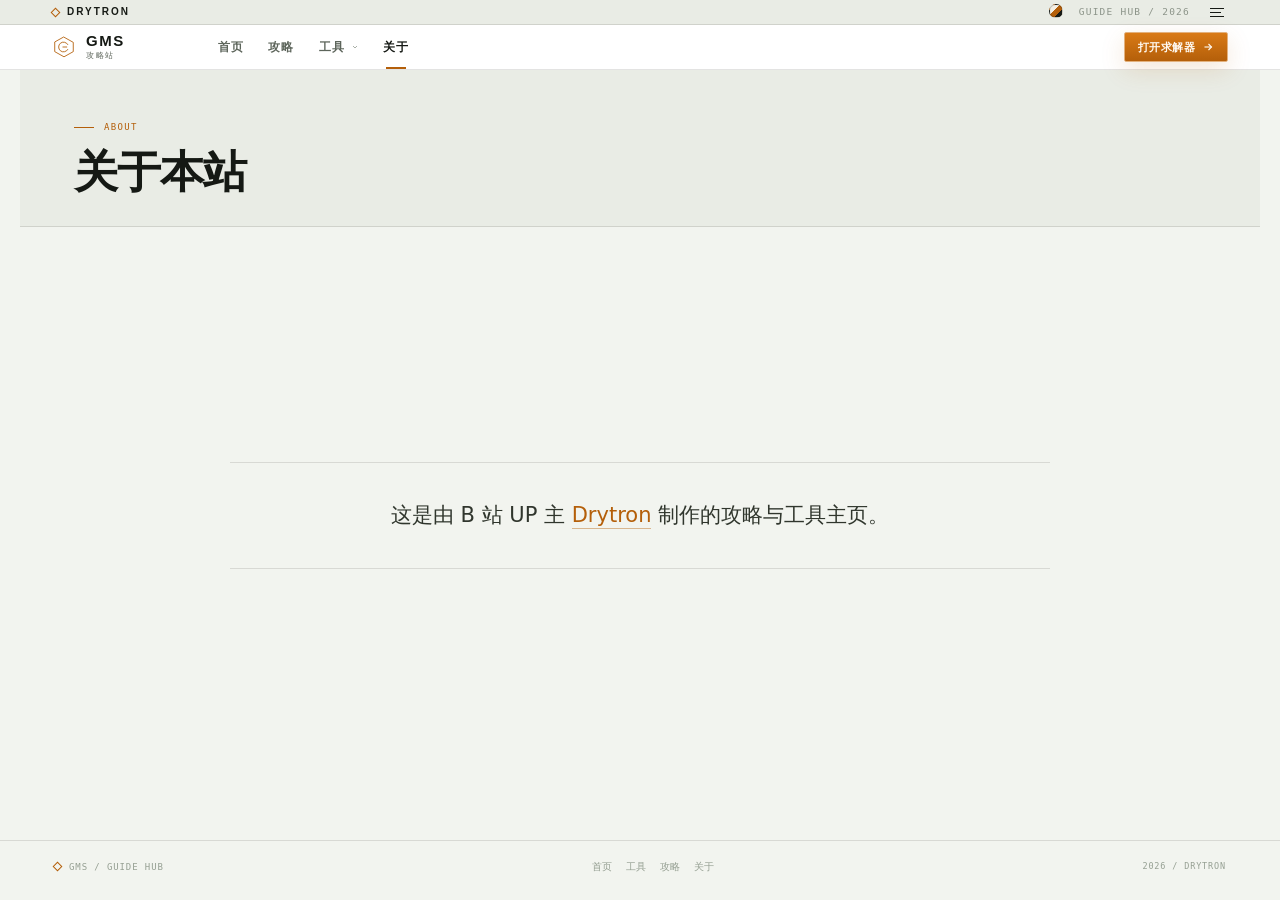
<file: main/about/index.html>
<!DOCTYPE html>
<html lang="zh-CN" data-theme="day">
<head>
<meta charset="utf-8">
<meta name="viewport" content="width=device-width, initial-scale=1">
<title>关于本站 · GMS 攻略站</title>
<meta name="description" content="关于本站">
<link rel="canonical" href="https://tools.drytron.net/main/about/">
<meta name="color-scheme" content="light dark">
<link rel="icon" href="data:image/svg+xml,%3Csvg%20xmlns='http://www.w3.org/2000/svg'%20viewBox='0%200%2064%2064'%3E%3Crect%20width='64'%20height='64'%20fill='%230a0c0f'/%3E%3Cpath%20d='M32%2010%2052%2021v22L32%2054%2012%2043V21Z'%20fill='none'%20stroke='%23f0932b'%20stroke-width='3'/%3E%3Ctext%20x='32'%20y='40'%20font-size='22'%20fill='%23f2f4f6'%20font-family='sans-serif'%20text-anchor='middle'%3EG%3C/text%3E%3C/svg%3E">
<script>(function(){try{var t=localStorage.getItem('gms-theme');if(['day','night','obsidian','ocean','forest','violet'].indexOf(t)>-1)document.documentElement.setAttribute('data-theme',t);}catch(e){}})();</script>
<link rel="stylesheet" href="/main/assets/site.css">
</head>
<body class="page-about">
<a class="skip" href="#main">跳到内容</a>
<header class="site-head" id="siteHead">
  <div class="utility-bar">
    <div class="shell utility-inner">
      <a class="utility-brand" href="/main/"><i aria-hidden="true"></i>DRYTRON</a>
      <div class="utility-right">
        <div class="theme-wrap">
  <button class="theme-trigger" id="themeTrigger" type="button" aria-label="切换配色" aria-expanded="false" aria-controls="themePanel">
    <span class="theme-orb" aria-hidden="true"></span>
  </button>
  <div class="theme-panel" id="themePanel" hidden>
    <div class="theme-options" role="listbox" aria-label="站点配色"><button class="theme-dot" type="button" data-theme-choice="day" aria-label="白天" title="白天"></button><button class="theme-dot" type="button" data-theme-choice="night" aria-label="黑夜" title="黑夜"></button><button class="theme-dot" type="button" data-theme-choice="obsidian" aria-label="黑曜" title="黑曜"></button><button class="theme-dot" type="button" data-theme-choice="ocean" aria-label="深海" title="深海"></button><button class="theme-dot" type="button" data-theme-choice="forest" aria-label="森林" title="森林"></button><button class="theme-dot" type="button" data-theme-choice="violet" aria-label="暮紫" title="暮紫"></button></div>
  </div>
</div>
        <span class="utility-note">GUIDE HUB / 2026</span>
        <button class="menu-button" id="menuBtn" type="button" aria-label="打开全部菜单" aria-expanded="false" aria-controls="drawer">
          <span></span><span></span><span></span>
        </button>
      </div>
    </div>
  </div>
  <div class="main-bar">
    <div class="shell main-inner">
      <a class="logo" href="/main/" aria-label="GMS 攻略站首页">
        <svg class="logo-mark" viewBox="0 0 44 44" aria-hidden="true">
  <path d="M22 4 39 13.5v17L22 40 5 30.5v-17Z"/>
  <path d="M29 17.5a9 9 0 1 0 0 9"/>
  <path d="M27 22h-7"/>
</svg>
        <span class="logo-text"><strong>GMS</strong><small>攻略站</small></span>
      </a>
      <nav class="nav" aria-label="主导航">
        <a class="nav-item" href="/main/">首页</a>
        <a class="nav-item" href="/main/guides/">攻略</a>
        <div class="nav-group" data-nav-group="tools">
  <button class="nav-item nav-trigger" type="button" aria-expanded="false" aria-controls="drop-tools">工具 <svg class="caret" viewBox="0 0 24 24" aria-hidden="true"><path d="M6 9l6 6 6-6"/></svg></button>
  <div class="dropdown" id="drop-tools">
    <a class="drop-link" href="/main/tools/solver/"><span><strong>Q区套装毕业词条求解器</strong><small>录入装备，自动求出最优一套</small></span><span class="drop-tag">已上线</span></a>
    <a class="drop-all" href="/main/tools/solver/"><span>打开求解器</span><svg viewBox="0 0 24 24" aria-hidden="true"><path d="M5 12h14"/><path d="M13 6l6 6-6 6"/></svg></a>
  </div>
</div>
        <a class="nav-item is-current" href="/main/about/">关于</a>
      </nav>
      <div class="nav-right">
        <a class="cta" href="/main/tools/solver/">打开求解器 <svg viewBox="0 0 24 24" aria-hidden="true"><path d="M5 12h14"/><path d="M13 6l6 6-6 6"/></svg></a>
      </div>
    </div>
  </div>
</header>
<div class="drawer" id="drawer" hidden>
  <div class="drawer-backdrop" data-close></div>
  <aside class="drawer-panel" role="dialog" aria-modal="true" aria-label="全部菜单">
    <div class="drawer-head">
      <span class="drawer-title">全部菜单</span>
      <button class="drawer-close" id="drawerClose" type="button" aria-label="关闭菜单">×</button>
    </div>
    <nav class="drawer-nav">
      <a href="/main/">首页 <span>HOME</span></a>
      <a href="/main/guides/">攻略 <span>GUIDES</span></a>
      <div class="drawer-group"><p>工具 <span>TOOLS</span></p><a href="/main/tools/solver/">Q区套装毕业词条求解器 <span>SOLVER</span></a></div>
      <a href="/main/about/">关于 <span>ABOUT</span></a>
    </nav>
    <a class="drawer-cta" href="/main/tools/solver/">打开求解器 <svg viewBox="0 0 24 24" aria-hidden="true"><path d="M5 12h14"/><path d="M13 6l6 6-6 6"/></svg></a>
  </aside>
</div>
<main class="app-main" id="main">
<header class="page-head">
  <p class="page-kicker">ABOUT</p>
  <h1>关于本站</h1>
  
</header>
<section class="page-body">
<section class="about-simple">
  <p class="about-credit">这是由 B 站 UP 主 <a href="https://space.bilibili.com/98564943" target="_blank" rel="noopener">Drytron</a> 制作的攻略与工具主页。</p>
</section>

</section>
</main>
<footer class="site-foot">
  <span class="foot-brand"><i aria-hidden="true"></i>GMS / GUIDE HUB</span>
  <div class="foot-links"><a href="/main/">首页</a><a href="/main/tools/solver/">工具</a><a href="/main/guides/">攻略</a><a href="/main/about/">关于</a></div>
  <span class="foot-copy">2026 / DRYTRON</span>
</footer>
<script src="/main/assets/site.js"></script>
<script type='module' src='https://static.cloudflareinsights.com/beacon.min.js' data-cf-beacon='{"token": "d373065d4abe4deba06e5e082b9f58ed"}'></script>
</body>
</html>
</file>
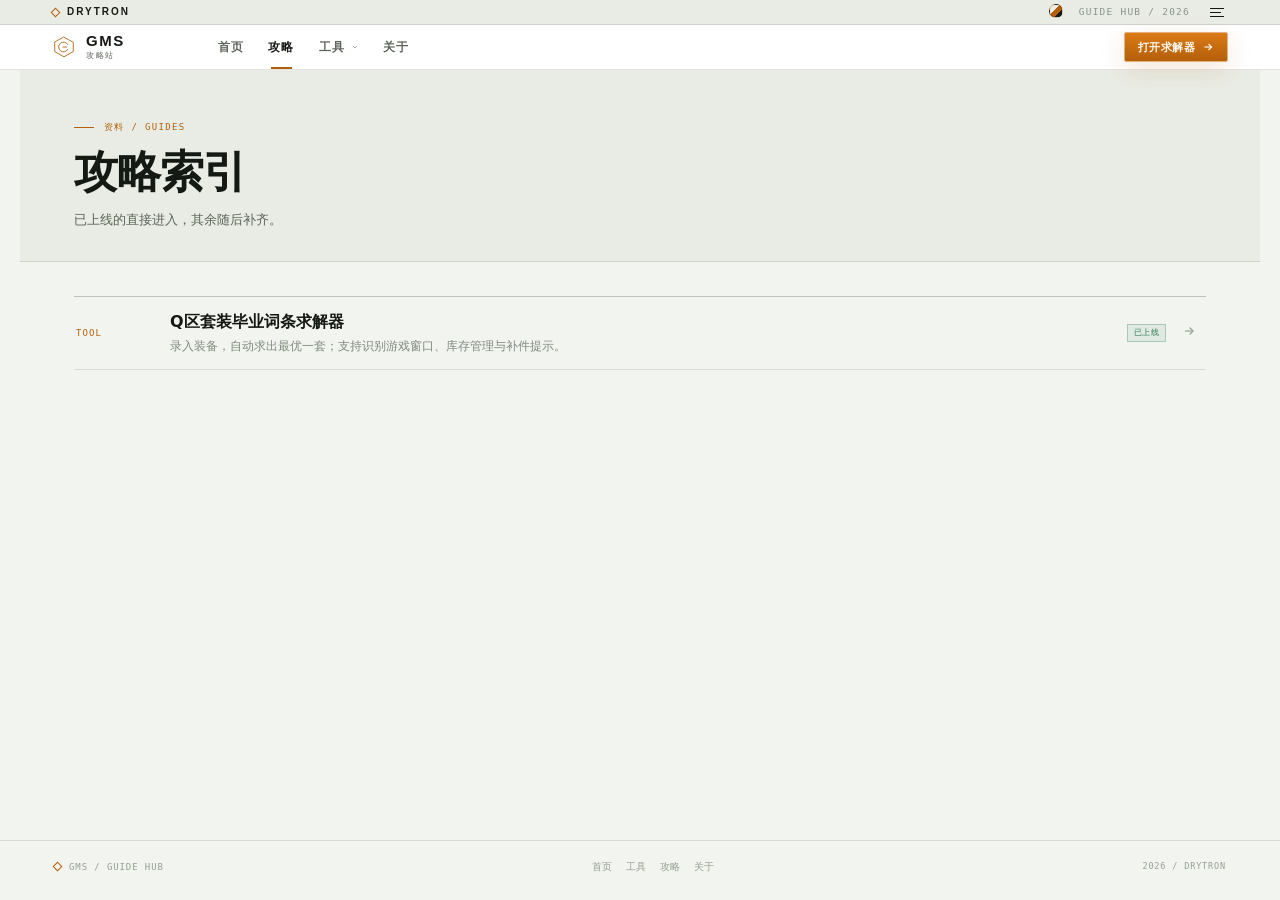
<file: main/guides/index.html>
<!DOCTYPE html>
<html lang="zh-CN" data-theme="day">
<head>
<meta charset="utf-8">
<meta name="viewport" content="width=device-width, initial-scale=1">
<title>攻略索引 · GMS 攻略站</title>
<meta name="description" content="GMS 攻略索引：目前收录已上线的求解器工具。">
<link rel="canonical" href="https://tools.drytron.net/main/guides/">
<meta name="color-scheme" content="light dark">
<link rel="icon" href="data:image/svg+xml,%3Csvg%20xmlns='http://www.w3.org/2000/svg'%20viewBox='0%200%2064%2064'%3E%3Crect%20width='64'%20height='64'%20fill='%230a0c0f'/%3E%3Cpath%20d='M32%2010%2052%2021v22L32%2054%2012%2043V21Z'%20fill='none'%20stroke='%23f0932b'%20stroke-width='3'/%3E%3Ctext%20x='32'%20y='40'%20font-size='22'%20fill='%23f2f4f6'%20font-family='sans-serif'%20text-anchor='middle'%3EG%3C/text%3E%3C/svg%3E">
<script>(function(){try{var t=localStorage.getItem('gms-theme');if(['day','night','obsidian','ocean','forest','violet'].indexOf(t)>-1)document.documentElement.setAttribute('data-theme',t);}catch(e){}})();</script>
<link rel="stylesheet" href="/main/assets/site.css">
</head>
<body class="page-guides">
<a class="skip" href="#main">跳到内容</a>
<header class="site-head" id="siteHead">
  <div class="utility-bar">
    <div class="shell utility-inner">
      <a class="utility-brand" href="/main/"><i aria-hidden="true"></i>DRYTRON</a>
      <div class="utility-right">
        <div class="theme-wrap">
  <button class="theme-trigger" id="themeTrigger" type="button" aria-label="切换配色" aria-expanded="false" aria-controls="themePanel">
    <span class="theme-orb" aria-hidden="true"></span>
  </button>
  <div class="theme-panel" id="themePanel" hidden>
    <div class="theme-options" role="listbox" aria-label="站点配色"><button class="theme-dot" type="button" data-theme-choice="day" aria-label="白天" title="白天"></button><button class="theme-dot" type="button" data-theme-choice="night" aria-label="黑夜" title="黑夜"></button><button class="theme-dot" type="button" data-theme-choice="obsidian" aria-label="黑曜" title="黑曜"></button><button class="theme-dot" type="button" data-theme-choice="ocean" aria-label="深海" title="深海"></button><button class="theme-dot" type="button" data-theme-choice="forest" aria-label="森林" title="森林"></button><button class="theme-dot" type="button" data-theme-choice="violet" aria-label="暮紫" title="暮紫"></button></div>
  </div>
</div>
        <span class="utility-note">GUIDE HUB / 2026</span>
        <button class="menu-button" id="menuBtn" type="button" aria-label="打开全部菜单" aria-expanded="false" aria-controls="drawer">
          <span></span><span></span><span></span>
        </button>
      </div>
    </div>
  </div>
  <div class="main-bar">
    <div class="shell main-inner">
      <a class="logo" href="/main/" aria-label="GMS 攻略站首页">
        <svg class="logo-mark" viewBox="0 0 44 44" aria-hidden="true">
  <path d="M22 4 39 13.5v17L22 40 5 30.5v-17Z"/>
  <path d="M29 17.5a9 9 0 1 0 0 9"/>
  <path d="M27 22h-7"/>
</svg>
        <span class="logo-text"><strong>GMS</strong><small>攻略站</small></span>
      </a>
      <nav class="nav" aria-label="主导航">
        <a class="nav-item" href="/main/">首页</a>
        <a class="nav-item is-current" href="/main/guides/">攻略</a>
        <div class="nav-group" data-nav-group="tools">
  <button class="nav-item nav-trigger" type="button" aria-expanded="false" aria-controls="drop-tools">工具 <svg class="caret" viewBox="0 0 24 24" aria-hidden="true"><path d="M6 9l6 6 6-6"/></svg></button>
  <div class="dropdown" id="drop-tools">
    <a class="drop-link" href="/main/tools/solver/"><span><strong>Q区套装毕业词条求解器</strong><small>录入装备，自动求出最优一套</small></span><span class="drop-tag">已上线</span></a>
    <a class="drop-all" href="/main/tools/solver/"><span>打开求解器</span><svg viewBox="0 0 24 24" aria-hidden="true"><path d="M5 12h14"/><path d="M13 6l6 6-6 6"/></svg></a>
  </div>
</div>
        <a class="nav-item" href="/main/about/">关于</a>
      </nav>
      <div class="nav-right">
        <a class="cta" href="/main/tools/solver/">打开求解器 <svg viewBox="0 0 24 24" aria-hidden="true"><path d="M5 12h14"/><path d="M13 6l6 6-6 6"/></svg></a>
      </div>
    </div>
  </div>
</header>
<div class="drawer" id="drawer" hidden>
  <div class="drawer-backdrop" data-close></div>
  <aside class="drawer-panel" role="dialog" aria-modal="true" aria-label="全部菜单">
    <div class="drawer-head">
      <span class="drawer-title">全部菜单</span>
      <button class="drawer-close" id="drawerClose" type="button" aria-label="关闭菜单">×</button>
    </div>
    <nav class="drawer-nav">
      <a href="/main/">首页 <span>HOME</span></a>
      <a href="/main/guides/">攻略 <span>GUIDES</span></a>
      <div class="drawer-group"><p>工具 <span>TOOLS</span></p><a href="/main/tools/solver/">Q区套装毕业词条求解器 <span>SOLVER</span></a></div>
      <a href="/main/about/">关于 <span>ABOUT</span></a>
    </nav>
    <a class="drawer-cta" href="/main/tools/solver/">打开求解器 <svg viewBox="0 0 24 24" aria-hidden="true"><path d="M5 12h14"/><path d="M13 6l6 6-6 6"/></svg></a>
  </aside>
</div>
<main class="app-main" id="main">
<header class="page-head">
  <p class="page-kicker">资料 / GUIDES</p>
  <h1>攻略索引</h1>
  <p class="page-lede">已上线的直接进入，其余随后补齐。</p>
</header>
<section class="page-body">
<div class="guide-list">
  <a class="guide-row is-link" href="/main/tools/solver/">
    <span class="guide-code">TOOL</span>
    <span class="guide-copy"><h3>Q区套装毕业词条求解器</h3><p>录入装备，自动求出最优一套；支持识别游戏窗口、库存管理与补件提示。</p></span>
    <span class="tag tag-live">已上线</span>
    <span class="guide-arrow" aria-hidden="true"><svg viewBox="0 0 24 24" aria-hidden="true"><path d="M5 12h14"/><path d="M13 6l6 6-6 6"/></svg></span>
  </a>
</div>

</section>
</main>
<footer class="site-foot">
  <span class="foot-brand"><i aria-hidden="true"></i>GMS / GUIDE HUB</span>
  <div class="foot-links"><a href="/main/">首页</a><a href="/main/tools/solver/">工具</a><a href="/main/guides/">攻略</a><a href="/main/about/">关于</a></div>
  <span class="foot-copy">2026 / DRYTRON</span>
</footer>
<script src="/main/assets/site.js"></script>
<script type='module' src='https://static.cloudflareinsights.com/beacon.min.js' data-cf-beacon='{"token": "d373065d4abe4deba06e5e082b9f58ed"}'></script>
</body>
</html>
</file>
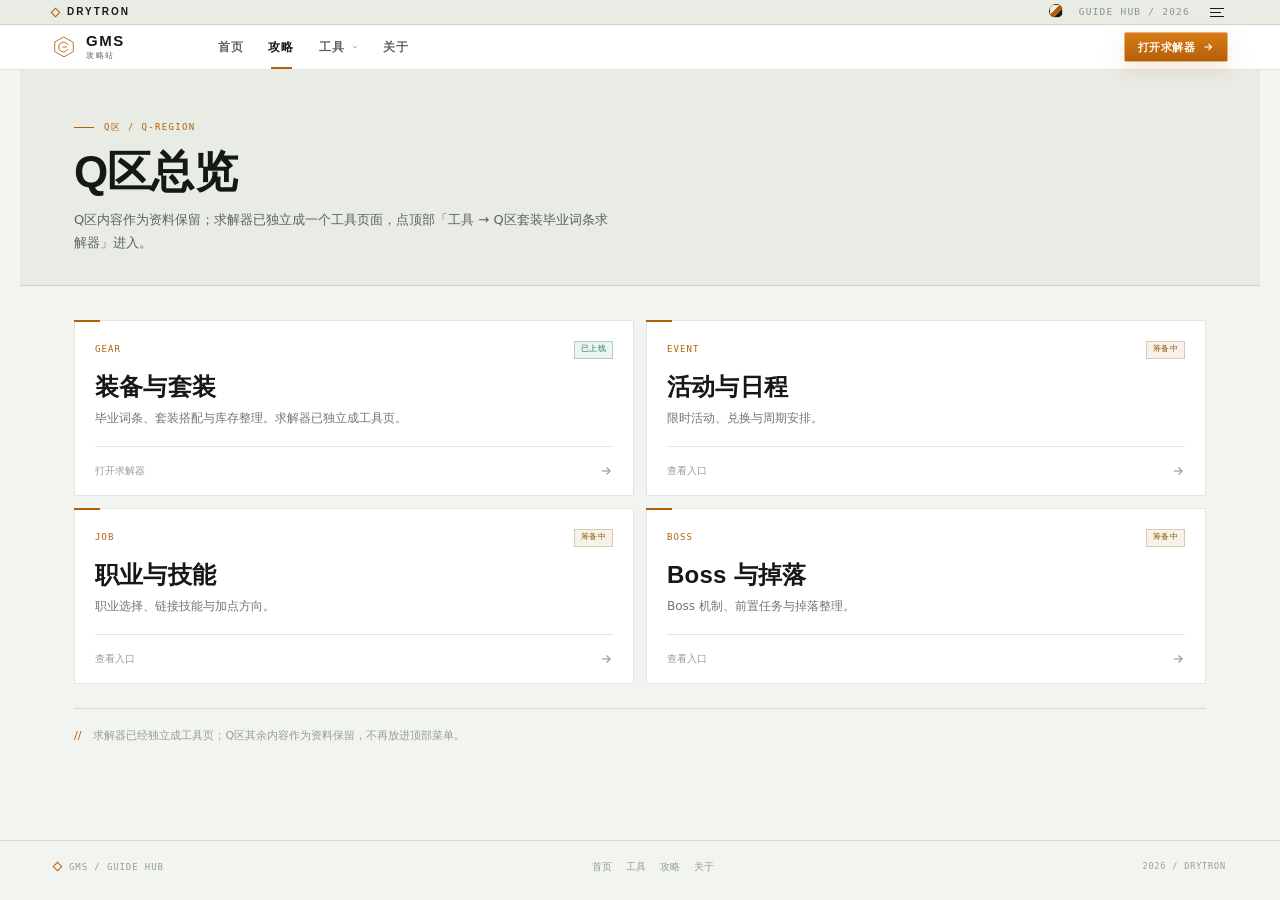
<file: main/q/index.html>
<!DOCTYPE html>
<html lang="zh-CN" data-theme="day">
<head>
<meta charset="utf-8">
<meta name="viewport" content="width=device-width, initial-scale=1">
<title>Q区总览 · GMS 攻略站</title>
<meta name="description" content="Q区装备、活动、职业、Boss 四个功能入口。">
<link rel="canonical" href="https://tools.drytron.net/main/q/">
<meta name="color-scheme" content="light dark">
<link rel="icon" href="data:image/svg+xml,%3Csvg%20xmlns='http://www.w3.org/2000/svg'%20viewBox='0%200%2064%2064'%3E%3Crect%20width='64'%20height='64'%20fill='%230a0c0f'/%3E%3Cpath%20d='M32%2010%2052%2021v22L32%2054%2012%2043V21Z'%20fill='none'%20stroke='%23f0932b'%20stroke-width='3'/%3E%3Ctext%20x='32'%20y='40'%20font-size='22'%20fill='%23f2f4f6'%20font-family='sans-serif'%20text-anchor='middle'%3EG%3C/text%3E%3C/svg%3E">
<script>(function(){try{var t=localStorage.getItem('gms-theme');if(['day','night','obsidian','ocean','forest','violet'].indexOf(t)>-1)document.documentElement.setAttribute('data-theme',t);}catch(e){}})();</script>
<link rel="stylesheet" href="/main/assets/site.css">
</head>
<body class="page-q">
<a class="skip" href="#main">跳到内容</a>
<header class="site-head" id="siteHead">
  <div class="utility-bar">
    <div class="shell utility-inner">
      <a class="utility-brand" href="/main/"><i aria-hidden="true"></i>DRYTRON</a>
      <div class="utility-right">
        <div class="theme-wrap">
  <button class="theme-trigger" id="themeTrigger" type="button" aria-label="切换配色" aria-expanded="false" aria-controls="themePanel">
    <span class="theme-orb" aria-hidden="true"></span>
  </button>
  <div class="theme-panel" id="themePanel" hidden>
    <div class="theme-options" role="listbox" aria-label="站点配色"><button class="theme-dot" type="button" data-theme-choice="day" aria-label="白天" title="白天"></button><button class="theme-dot" type="button" data-theme-choice="night" aria-label="黑夜" title="黑夜"></button><button class="theme-dot" type="button" data-theme-choice="obsidian" aria-label="黑曜" title="黑曜"></button><button class="theme-dot" type="button" data-theme-choice="ocean" aria-label="深海" title="深海"></button><button class="theme-dot" type="button" data-theme-choice="forest" aria-label="森林" title="森林"></button><button class="theme-dot" type="button" data-theme-choice="violet" aria-label="暮紫" title="暮紫"></button></div>
  </div>
</div>
        <span class="utility-note">GUIDE HUB / 2026</span>
        <button class="menu-button" id="menuBtn" type="button" aria-label="打开全部菜单" aria-expanded="false" aria-controls="drawer">
          <span></span><span></span><span></span>
        </button>
      </div>
    </div>
  </div>
  <div class="main-bar">
    <div class="shell main-inner">
      <a class="logo" href="/main/" aria-label="GMS 攻略站首页">
        <svg class="logo-mark" viewBox="0 0 44 44" aria-hidden="true">
  <path d="M22 4 39 13.5v17L22 40 5 30.5v-17Z"/>
  <path d="M29 17.5a9 9 0 1 0 0 9"/>
  <path d="M27 22h-7"/>
</svg>
        <span class="logo-text"><strong>GMS</strong><small>攻略站</small></span>
      </a>
      <nav class="nav" aria-label="主导航">
        <a class="nav-item" href="/main/">首页</a>
        <a class="nav-item is-current" href="/main/guides/">攻略</a>
        <div class="nav-group" data-nav-group="tools">
  <button class="nav-item nav-trigger" type="button" aria-expanded="false" aria-controls="drop-tools">工具 <svg class="caret" viewBox="0 0 24 24" aria-hidden="true"><path d="M6 9l6 6 6-6"/></svg></button>
  <div class="dropdown" id="drop-tools">
    <a class="drop-link" href="/main/tools/solver/"><span><strong>Q区套装毕业词条求解器</strong><small>录入装备，自动求出最优一套</small></span><span class="drop-tag">已上线</span></a>
    <a class="drop-all" href="/main/tools/solver/"><span>打开求解器</span><svg viewBox="0 0 24 24" aria-hidden="true"><path d="M5 12h14"/><path d="M13 6l6 6-6 6"/></svg></a>
  </div>
</div>
        <a class="nav-item" href="/main/about/">关于</a>
      </nav>
      <div class="nav-right">
        <a class="cta" href="/main/tools/solver/">打开求解器 <svg viewBox="0 0 24 24" aria-hidden="true"><path d="M5 12h14"/><path d="M13 6l6 6-6 6"/></svg></a>
      </div>
    </div>
  </div>
</header>
<div class="drawer" id="drawer" hidden>
  <div class="drawer-backdrop" data-close></div>
  <aside class="drawer-panel" role="dialog" aria-modal="true" aria-label="全部菜单">
    <div class="drawer-head">
      <span class="drawer-title">全部菜单</span>
      <button class="drawer-close" id="drawerClose" type="button" aria-label="关闭菜单">×</button>
    </div>
    <nav class="drawer-nav">
      <a href="/main/">首页 <span>HOME</span></a>
      <a href="/main/guides/">攻略 <span>GUIDES</span></a>
      <div class="drawer-group"><p>工具 <span>TOOLS</span></p><a href="/main/tools/solver/">Q区套装毕业词条求解器 <span>SOLVER</span></a></div>
      <a href="/main/about/">关于 <span>ABOUT</span></a>
    </nav>
    <a class="drawer-cta" href="/main/tools/solver/">打开求解器 <svg viewBox="0 0 24 24" aria-hidden="true"><path d="M5 12h14"/><path d="M13 6l6 6-6 6"/></svg></a>
  </aside>
</div>
<main class="app-main" id="main">
<header class="page-head">
  <p class="page-kicker">Q区 / Q-REGION</p>
  <h1>Q区总览</h1>
  <p class="page-lede">Q区内容作为资料保留；求解器已独立成一个工具页面，点顶部「工具 → Q区套装毕业词条求解器」进入。</p>
</header>
<section class="page-body">
<div class="feature-grid feature-grid--q">
  <a class="feature-card" href="/main/tools/solver/">
    <span class="feature-top"><span class="feature-code">GEAR</span><span class="tag tag-live">已上线</span></span>
    <h3>装备与套装</h3>
    <p>毕业词条、套装搭配与库存整理。求解器已独立成工具页。</p>
    <span class="feature-foot"><span>打开求解器</span><svg viewBox="0 0 24 24" aria-hidden="true"><path d="M5 12h14"/><path d="M13 6l6 6-6 6"/></svg></span>
  </a>
  <a class="feature-card" href="/main/q/events/">
    <span class="feature-top"><span class="feature-code">EVENT</span><span class="tag tag-soon">筹备中</span></span>
    <h3>活动与日程</h3>
    <p>限时活动、兑换与周期安排。</p>
    <span class="feature-foot"><span>查看入口</span><svg viewBox="0 0 24 24" aria-hidden="true"><path d="M5 12h14"/><path d="M13 6l6 6-6 6"/></svg></span>
  </a>
  <a class="feature-card" href="/main/q/job/">
    <span class="feature-top"><span class="feature-code">JOB</span><span class="tag tag-soon">筹备中</span></span>
    <h3>职业与技能</h3>
    <p>职业选择、链接技能与加点方向。</p>
    <span class="feature-foot"><span>查看入口</span><svg viewBox="0 0 24 24" aria-hidden="true"><path d="M5 12h14"/><path d="M13 6l6 6-6 6"/></svg></span>
  </a>
  <a class="feature-card" href="/main/q/boss/">
    <span class="feature-top"><span class="feature-code">BOSS</span><span class="tag tag-soon">筹备中</span></span>
    <h3>Boss 与掉落</h3>
    <p>Boss 机制、前置任务与掉落整理。</p>
    <span class="feature-foot"><span>查看入口</span><svg viewBox="0 0 24 24" aria-hidden="true"><path d="M5 12h14"/><path d="M13 6l6 6-6 6"/></svg></span>
  </a>
</div>

<div class="note-strip">
  <span class="note-mark" aria-hidden="true">//</span>
  <p>求解器已经独立成工具页；Q区其余内容作为资料保留，不再放进顶部菜单。</p>
</div>

</section>
</main>
<footer class="site-foot">
  <span class="foot-brand"><i aria-hidden="true"></i>GMS / GUIDE HUB</span>
  <div class="foot-links"><a href="/main/">首页</a><a href="/main/tools/solver/">工具</a><a href="/main/guides/">攻略</a><a href="/main/about/">关于</a></div>
  <span class="foot-copy">2026 / DRYTRON</span>
</footer>
<script src="/main/assets/site.js"></script>
<script type='module' src='https://static.cloudflareinsights.com/beacon.min.js' data-cf-beacon='{"token": "d373065d4abe4deba06e5e082b9f58ed"}'></script>
</body>
</html>
</file>
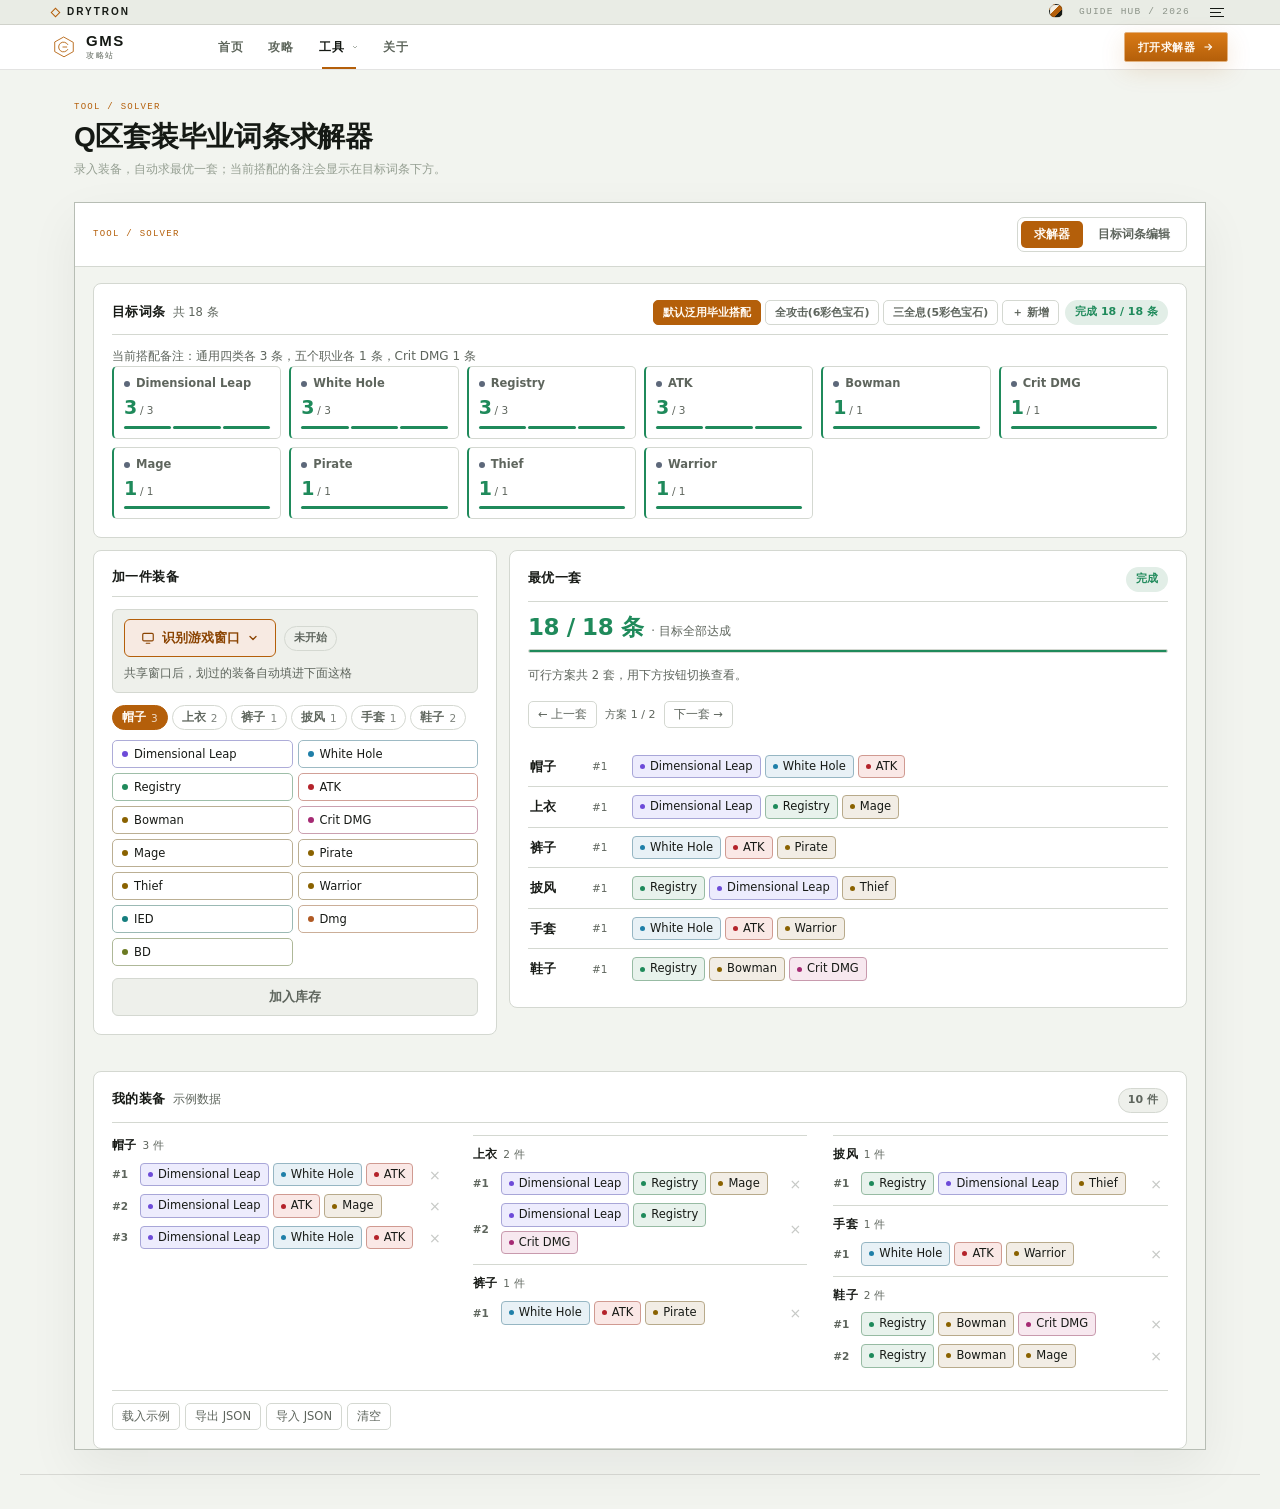
<file: tools/3lsolve/index.html>
<!DOCTYPE html>
<html lang="zh-CN">
<head>
<meta charset="utf-8">
<meta name="viewport" content="width=device-width, initial-scale=1">
<title>Q区套装求解器 · GMS 攻略站</title>
<link rel="canonical" href="https://tools.drytron.net/main/tools/solver/">
<meta http-equiv="refresh" content="0;url=/main/tools/solver/">
</head>
<body>
<p>求解器已移到 <a href="/main/tools/solver/">独立工具页</a>。</p>
<script>location.replace("/main/tools/solver/");</script>
</body>
</html>
</file>
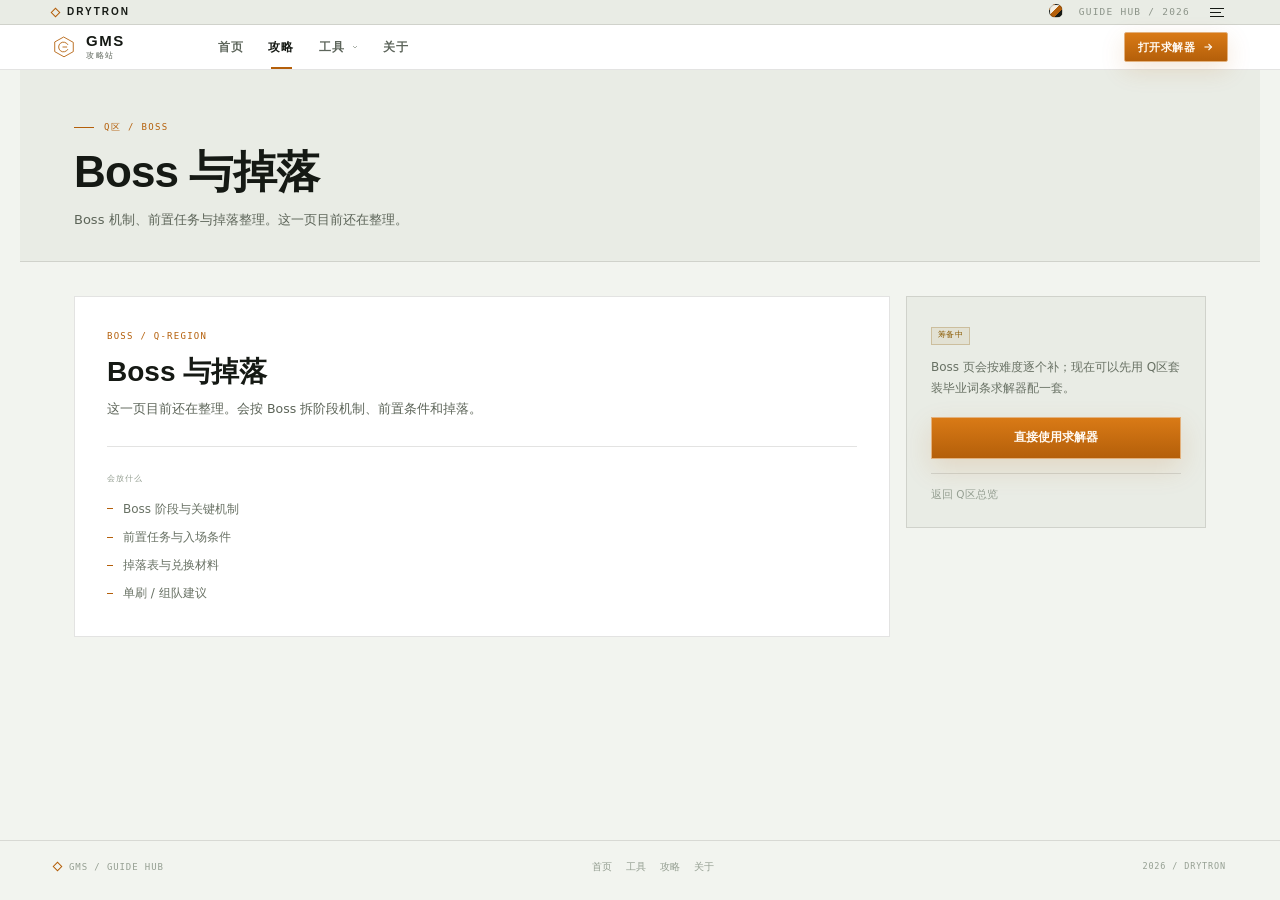
<file: main/q/boss/index.html>
<!DOCTYPE html>
<html lang="zh-CN" data-theme="day">
<head>
<meta charset="utf-8">
<meta name="viewport" content="width=device-width, initial-scale=1">
<title>Q区 Boss 与掉落 · GMS 攻略站</title>
<meta name="description" content="Q区 Boss 机制、前置任务与掉落整理。">
<link rel="canonical" href="https://tools.drytron.net/main/q/boss/">
<meta name="color-scheme" content="light dark">
<link rel="icon" href="data:image/svg+xml,%3Csvg%20xmlns='http://www.w3.org/2000/svg'%20viewBox='0%200%2064%2064'%3E%3Crect%20width='64'%20height='64'%20fill='%230a0c0f'/%3E%3Cpath%20d='M32%2010%2052%2021v22L32%2054%2012%2043V21Z'%20fill='none'%20stroke='%23f0932b'%20stroke-width='3'/%3E%3Ctext%20x='32'%20y='40'%20font-size='22'%20fill='%23f2f4f6'%20font-family='sans-serif'%20text-anchor='middle'%3EG%3C/text%3E%3C/svg%3E">
<script>(function(){try{var t=localStorage.getItem('gms-theme');if(['day','night','obsidian','ocean','forest','violet'].indexOf(t)>-1)document.documentElement.setAttribute('data-theme',t);}catch(e){}})();</script>
<link rel="stylesheet" href="/main/assets/site.css">
</head>
<body class="page-q">
<a class="skip" href="#main">跳到内容</a>
<header class="site-head" id="siteHead">
  <div class="utility-bar">
    <div class="shell utility-inner">
      <a class="utility-brand" href="/main/"><i aria-hidden="true"></i>DRYTRON</a>
      <div class="utility-right">
        <div class="theme-wrap">
  <button class="theme-trigger" id="themeTrigger" type="button" aria-label="切换配色" aria-expanded="false" aria-controls="themePanel">
    <span class="theme-orb" aria-hidden="true"></span>
  </button>
  <div class="theme-panel" id="themePanel" hidden>
    <div class="theme-options" role="listbox" aria-label="站点配色"><button class="theme-dot" type="button" data-theme-choice="day" aria-label="白天" title="白天"></button><button class="theme-dot" type="button" data-theme-choice="night" aria-label="黑夜" title="黑夜"></button><button class="theme-dot" type="button" data-theme-choice="obsidian" aria-label="黑曜" title="黑曜"></button><button class="theme-dot" type="button" data-theme-choice="ocean" aria-label="深海" title="深海"></button><button class="theme-dot" type="button" data-theme-choice="forest" aria-label="森林" title="森林"></button><button class="theme-dot" type="button" data-theme-choice="violet" aria-label="暮紫" title="暮紫"></button></div>
  </div>
</div>
        <span class="utility-note">GUIDE HUB / 2026</span>
        <button class="menu-button" id="menuBtn" type="button" aria-label="打开全部菜单" aria-expanded="false" aria-controls="drawer">
          <span></span><span></span><span></span>
        </button>
      </div>
    </div>
  </div>
  <div class="main-bar">
    <div class="shell main-inner">
      <a class="logo" href="/main/" aria-label="GMS 攻略站首页">
        <svg class="logo-mark" viewBox="0 0 44 44" aria-hidden="true">
  <path d="M22 4 39 13.5v17L22 40 5 30.5v-17Z"/>
  <path d="M29 17.5a9 9 0 1 0 0 9"/>
  <path d="M27 22h-7"/>
</svg>
        <span class="logo-text"><strong>GMS</strong><small>攻略站</small></span>
      </a>
      <nav class="nav" aria-label="主导航">
        <a class="nav-item" href="/main/">首页</a>
        <a class="nav-item is-current" href="/main/guides/">攻略</a>
        <div class="nav-group" data-nav-group="tools">
  <button class="nav-item nav-trigger" type="button" aria-expanded="false" aria-controls="drop-tools">工具 <svg class="caret" viewBox="0 0 24 24" aria-hidden="true"><path d="M6 9l6 6 6-6"/></svg></button>
  <div class="dropdown" id="drop-tools">
    <a class="drop-link" href="/main/tools/solver/"><span><strong>Q区套装毕业词条求解器</strong><small>录入装备，自动求出最优一套</small></span><span class="drop-tag">已上线</span></a>
    <a class="drop-all" href="/main/tools/solver/"><span>打开求解器</span><svg viewBox="0 0 24 24" aria-hidden="true"><path d="M5 12h14"/><path d="M13 6l6 6-6 6"/></svg></a>
  </div>
</div>
        <a class="nav-item" href="/main/about/">关于</a>
      </nav>
      <div class="nav-right">
        <a class="cta" href="/main/tools/solver/">打开求解器 <svg viewBox="0 0 24 24" aria-hidden="true"><path d="M5 12h14"/><path d="M13 6l6 6-6 6"/></svg></a>
      </div>
    </div>
  </div>
</header>
<div class="drawer" id="drawer" hidden>
  <div class="drawer-backdrop" data-close></div>
  <aside class="drawer-panel" role="dialog" aria-modal="true" aria-label="全部菜单">
    <div class="drawer-head">
      <span class="drawer-title">全部菜单</span>
      <button class="drawer-close" id="drawerClose" type="button" aria-label="关闭菜单">×</button>
    </div>
    <nav class="drawer-nav">
      <a href="/main/">首页 <span>HOME</span></a>
      <a href="/main/guides/">攻略 <span>GUIDES</span></a>
      <div class="drawer-group"><p>工具 <span>TOOLS</span></p><a href="/main/tools/solver/">Q区套装毕业词条求解器 <span>SOLVER</span></a></div>
      <a href="/main/about/">关于 <span>ABOUT</span></a>
    </nav>
    <a class="drawer-cta" href="/main/tools/solver/">打开求解器 <svg viewBox="0 0 24 24" aria-hidden="true"><path d="M5 12h14"/><path d="M13 6l6 6-6 6"/></svg></a>
  </aside>
</div>
<main class="app-main" id="main">
<header class="page-head">
  <p class="page-kicker">Q区 / BOSS</p>
  <h1>Boss 与掉落</h1>
  <p class="page-lede">Boss 机制、前置任务与掉落整理。这一页目前还在整理。</p>
</header>
<section class="page-body">
<div class="placeholder-grid">
  <section class="placeholder-main">
    <p class="placeholder-code">BOSS / Q-REGION</p>
    <h2>Boss 与掉落</h2>
    <p class="placeholder-lede">这一页目前还在整理。会按 Boss 拆阶段机制、前置条件和掉落。</p>
    <div class="placeholder-list">
      <span>会放什么</span>
      <ul>
        <li>Boss 阶段与关键机制</li>
        <li>前置任务与入场条件</li>
        <li>掉落表与兑换材料</li>
        <li>单刷 / 组队建议</li>
      </ul>
    </div>
  </section>
  <aside class="placeholder-side">
    <span class="tag tag-soon">筹备中</span>
    <p>Boss 页会按难度逐个补；现在可以先用 Q区套装毕业词条求解器配一套。</p>
    <a class="btn btn-primary" href="/main/tools/solver/">直接使用求解器</a>
    <a class="placeholder-link" href="/main/q/">返回 Q区总览</a>
  </aside>
</div>

</section>
</main>
<footer class="site-foot">
  <span class="foot-brand"><i aria-hidden="true"></i>GMS / GUIDE HUB</span>
  <div class="foot-links"><a href="/main/">首页</a><a href="/main/tools/solver/">工具</a><a href="/main/guides/">攻略</a><a href="/main/about/">关于</a></div>
  <span class="foot-copy">2026 / DRYTRON</span>
</footer>
<script src="/main/assets/site.js"></script>
<script type='module' src='https://static.cloudflareinsights.com/beacon.min.js' data-cf-beacon='{"token": "d373065d4abe4deba06e5e082b9f58ed"}'></script>
</body>
</html>
</file>
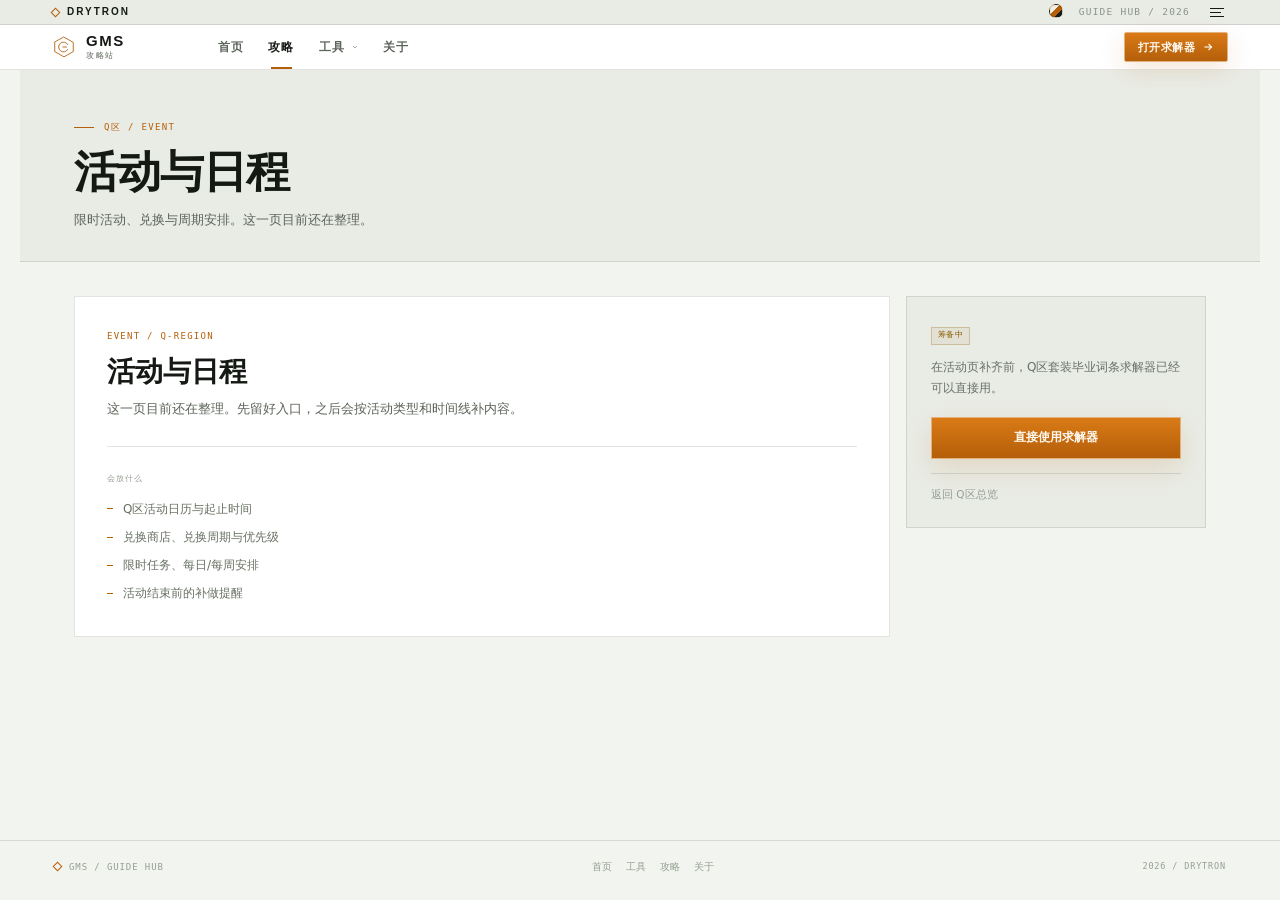
<file: main/q/events/index.html>
<!DOCTYPE html>
<html lang="zh-CN" data-theme="day">
<head>
<meta charset="utf-8">
<meta name="viewport" content="width=device-width, initial-scale=1">
<title>Q区活动与日程 · GMS 攻略站</title>
<meta name="description" content="Q区限时活动、兑换与周期安排。">
<link rel="canonical" href="https://tools.drytron.net/main/q/events/">
<meta name="color-scheme" content="light dark">
<link rel="icon" href="data:image/svg+xml,%3Csvg%20xmlns='http://www.w3.org/2000/svg'%20viewBox='0%200%2064%2064'%3E%3Crect%20width='64'%20height='64'%20fill='%230a0c0f'/%3E%3Cpath%20d='M32%2010%2052%2021v22L32%2054%2012%2043V21Z'%20fill='none'%20stroke='%23f0932b'%20stroke-width='3'/%3E%3Ctext%20x='32'%20y='40'%20font-size='22'%20fill='%23f2f4f6'%20font-family='sans-serif'%20text-anchor='middle'%3EG%3C/text%3E%3C/svg%3E">
<script>(function(){try{var t=localStorage.getItem('gms-theme');if(['day','night','obsidian','ocean','forest','violet'].indexOf(t)>-1)document.documentElement.setAttribute('data-theme',t);}catch(e){}})();</script>
<link rel="stylesheet" href="/main/assets/site.css">
</head>
<body class="page-q">
<a class="skip" href="#main">跳到内容</a>
<header class="site-head" id="siteHead">
  <div class="utility-bar">
    <div class="shell utility-inner">
      <a class="utility-brand" href="/main/"><i aria-hidden="true"></i>DRYTRON</a>
      <div class="utility-right">
        <div class="theme-wrap">
  <button class="theme-trigger" id="themeTrigger" type="button" aria-label="切换配色" aria-expanded="false" aria-controls="themePanel">
    <span class="theme-orb" aria-hidden="true"></span>
  </button>
  <div class="theme-panel" id="themePanel" hidden>
    <div class="theme-options" role="listbox" aria-label="站点配色"><button class="theme-dot" type="button" data-theme-choice="day" aria-label="白天" title="白天"></button><button class="theme-dot" type="button" data-theme-choice="night" aria-label="黑夜" title="黑夜"></button><button class="theme-dot" type="button" data-theme-choice="obsidian" aria-label="黑曜" title="黑曜"></button><button class="theme-dot" type="button" data-theme-choice="ocean" aria-label="深海" title="深海"></button><button class="theme-dot" type="button" data-theme-choice="forest" aria-label="森林" title="森林"></button><button class="theme-dot" type="button" data-theme-choice="violet" aria-label="暮紫" title="暮紫"></button></div>
  </div>
</div>
        <span class="utility-note">GUIDE HUB / 2026</span>
        <button class="menu-button" id="menuBtn" type="button" aria-label="打开全部菜单" aria-expanded="false" aria-controls="drawer">
          <span></span><span></span><span></span>
        </button>
      </div>
    </div>
  </div>
  <div class="main-bar">
    <div class="shell main-inner">
      <a class="logo" href="/main/" aria-label="GMS 攻略站首页">
        <svg class="logo-mark" viewBox="0 0 44 44" aria-hidden="true">
  <path d="M22 4 39 13.5v17L22 40 5 30.5v-17Z"/>
  <path d="M29 17.5a9 9 0 1 0 0 9"/>
  <path d="M27 22h-7"/>
</svg>
        <span class="logo-text"><strong>GMS</strong><small>攻略站</small></span>
      </a>
      <nav class="nav" aria-label="主导航">
        <a class="nav-item" href="/main/">首页</a>
        <a class="nav-item is-current" href="/main/guides/">攻略</a>
        <div class="nav-group" data-nav-group="tools">
  <button class="nav-item nav-trigger" type="button" aria-expanded="false" aria-controls="drop-tools">工具 <svg class="caret" viewBox="0 0 24 24" aria-hidden="true"><path d="M6 9l6 6 6-6"/></svg></button>
  <div class="dropdown" id="drop-tools">
    <a class="drop-link" href="/main/tools/solver/"><span><strong>Q区套装毕业词条求解器</strong><small>录入装备，自动求出最优一套</small></span><span class="drop-tag">已上线</span></a>
    <a class="drop-all" href="/main/tools/solver/"><span>打开求解器</span><svg viewBox="0 0 24 24" aria-hidden="true"><path d="M5 12h14"/><path d="M13 6l6 6-6 6"/></svg></a>
  </div>
</div>
        <a class="nav-item" href="/main/about/">关于</a>
      </nav>
      <div class="nav-right">
        <a class="cta" href="/main/tools/solver/">打开求解器 <svg viewBox="0 0 24 24" aria-hidden="true"><path d="M5 12h14"/><path d="M13 6l6 6-6 6"/></svg></a>
      </div>
    </div>
  </div>
</header>
<div class="drawer" id="drawer" hidden>
  <div class="drawer-backdrop" data-close></div>
  <aside class="drawer-panel" role="dialog" aria-modal="true" aria-label="全部菜单">
    <div class="drawer-head">
      <span class="drawer-title">全部菜单</span>
      <button class="drawer-close" id="drawerClose" type="button" aria-label="关闭菜单">×</button>
    </div>
    <nav class="drawer-nav">
      <a href="/main/">首页 <span>HOME</span></a>
      <a href="/main/guides/">攻略 <span>GUIDES</span></a>
      <div class="drawer-group"><p>工具 <span>TOOLS</span></p><a href="/main/tools/solver/">Q区套装毕业词条求解器 <span>SOLVER</span></a></div>
      <a href="/main/about/">关于 <span>ABOUT</span></a>
    </nav>
    <a class="drawer-cta" href="/main/tools/solver/">打开求解器 <svg viewBox="0 0 24 24" aria-hidden="true"><path d="M5 12h14"/><path d="M13 6l6 6-6 6"/></svg></a>
  </aside>
</div>
<main class="app-main" id="main">
<header class="page-head">
  <p class="page-kicker">Q区 / EVENT</p>
  <h1>活动与日程</h1>
  <p class="page-lede">限时活动、兑换与周期安排。这一页目前还在整理。</p>
</header>
<section class="page-body">
<div class="placeholder-grid">
  <section class="placeholder-main">
    <p class="placeholder-code">EVENT / Q-REGION</p>
    <h2>活动与日程</h2>
    <p class="placeholder-lede">这一页目前还在整理。先留好入口，之后会按活动类型和时间线补内容。</p>
    <div class="placeholder-list">
      <span>会放什么</span>
      <ul>
        <li>Q区活动日历与起止时间</li>
        <li>兑换商店、兑换周期与优先级</li>
        <li>限时任务、每日/每周安排</li>
        <li>活动结束前的补做提醒</li>
      </ul>
    </div>
  </section>
  <aside class="placeholder-side">
    <span class="tag tag-soon">筹备中</span>
    <p>在活动页补齐前，Q区套装毕业词条求解器已经可以直接用。</p>
    <a class="btn btn-primary" href="/main/tools/solver/">直接使用求解器</a>
    <a class="placeholder-link" href="/main/q/">返回 Q区总览</a>
  </aside>
</div>

</section>
</main>
<footer class="site-foot">
  <span class="foot-brand"><i aria-hidden="true"></i>GMS / GUIDE HUB</span>
  <div class="foot-links"><a href="/main/">首页</a><a href="/main/tools/solver/">工具</a><a href="/main/guides/">攻略</a><a href="/main/about/">关于</a></div>
  <span class="foot-copy">2026 / DRYTRON</span>
</footer>
<script src="/main/assets/site.js"></script>
<script type='module' src='https://static.cloudflareinsights.com/beacon.min.js' data-cf-beacon='{"token": "d373065d4abe4deba06e5e082b9f58ed"}'></script>
</body>
</html>
</file>
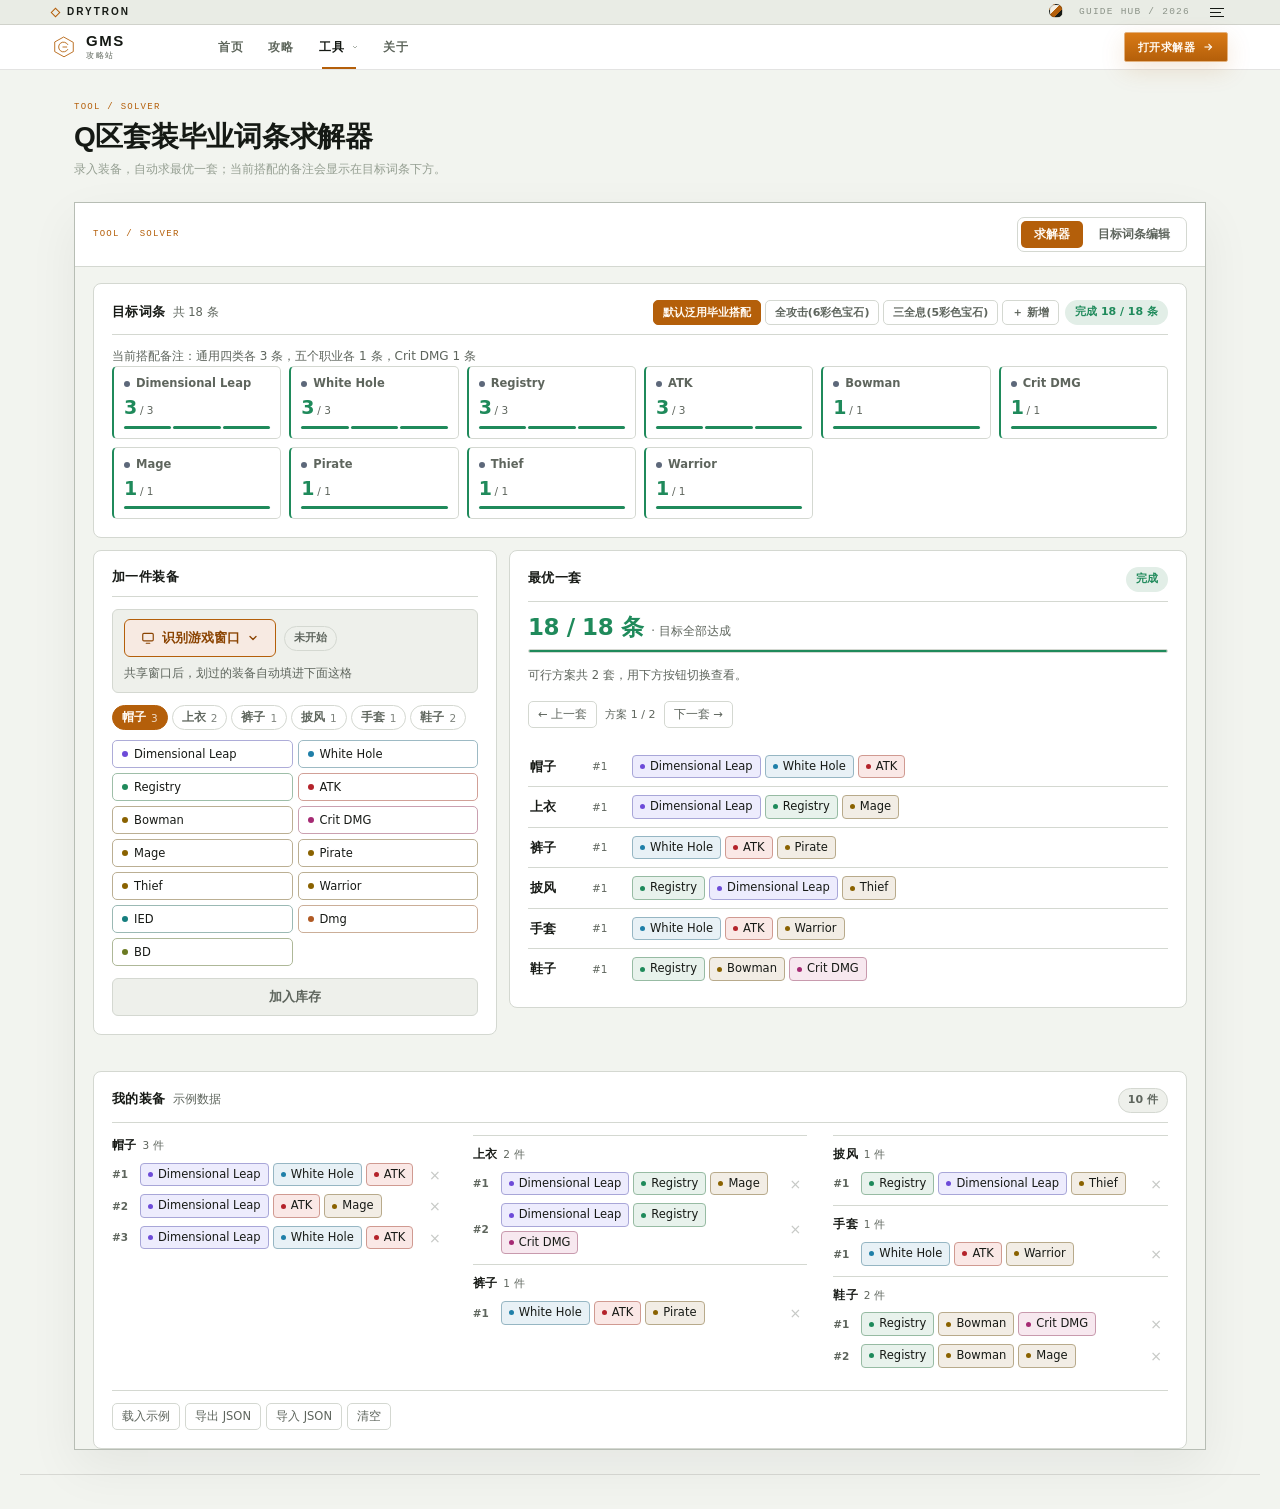
<file: main/q/gear/index.html>
<!DOCTYPE html>
<html lang="zh-CN">
<head>
<meta charset="utf-8">
<meta name="viewport" content="width=device-width, initial-scale=1">
<title>Q区装备与套装 · GMS 攻略站</title>
<link rel="canonical" href="https://tools.drytron.net/main/q/gear/">
<meta http-equiv="refresh" content="0;url=/main/tools/solver/">
</head>
<body>
<p>页面已移至 <a href="/main/tools/solver/">/main/tools/solver/</a>。</p>
<script>location.replace("/main/tools/solver/");</script>
</body>
</html>
</file>
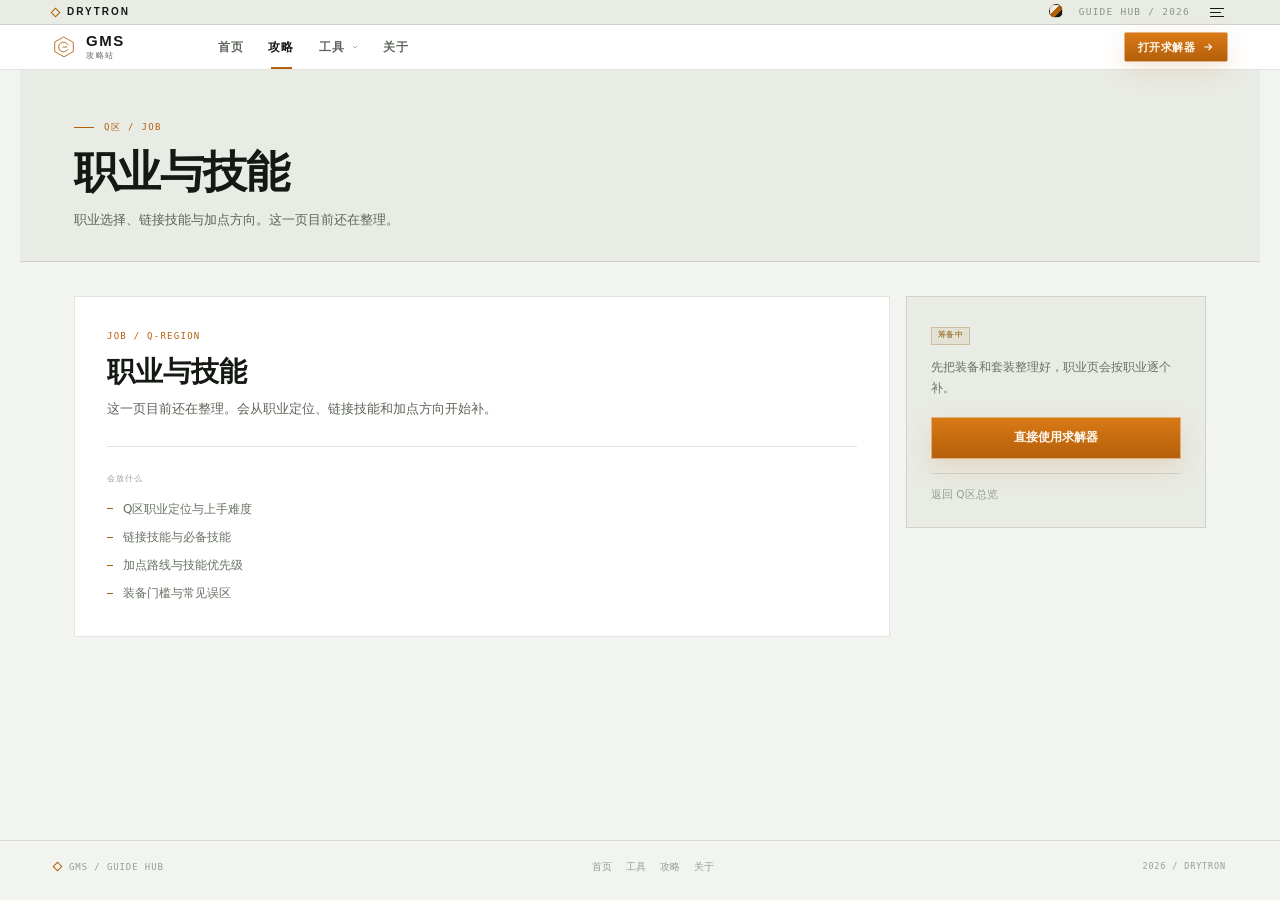
<file: main/q/job/index.html>
<!DOCTYPE html>
<html lang="zh-CN" data-theme="day">
<head>
<meta charset="utf-8">
<meta name="viewport" content="width=device-width, initial-scale=1">
<title>Q区职业与技能 · GMS 攻略站</title>
<meta name="description" content="Q区职业选择、链接技能与加点方向。">
<link rel="canonical" href="https://tools.drytron.net/main/q/job/">
<meta name="color-scheme" content="light dark">
<link rel="icon" href="data:image/svg+xml,%3Csvg%20xmlns='http://www.w3.org/2000/svg'%20viewBox='0%200%2064%2064'%3E%3Crect%20width='64'%20height='64'%20fill='%230a0c0f'/%3E%3Cpath%20d='M32%2010%2052%2021v22L32%2054%2012%2043V21Z'%20fill='none'%20stroke='%23f0932b'%20stroke-width='3'/%3E%3Ctext%20x='32'%20y='40'%20font-size='22'%20fill='%23f2f4f6'%20font-family='sans-serif'%20text-anchor='middle'%3EG%3C/text%3E%3C/svg%3E">
<script>(function(){try{var t=localStorage.getItem('gms-theme');if(['day','night','obsidian','ocean','forest','violet'].indexOf(t)>-1)document.documentElement.setAttribute('data-theme',t);}catch(e){}})();</script>
<link rel="stylesheet" href="/main/assets/site.css">
</head>
<body class="page-q">
<a class="skip" href="#main">跳到内容</a>
<header class="site-head" id="siteHead">
  <div class="utility-bar">
    <div class="shell utility-inner">
      <a class="utility-brand" href="/main/"><i aria-hidden="true"></i>DRYTRON</a>
      <div class="utility-right">
        <div class="theme-wrap">
  <button class="theme-trigger" id="themeTrigger" type="button" aria-label="切换配色" aria-expanded="false" aria-controls="themePanel">
    <span class="theme-orb" aria-hidden="true"></span>
  </button>
  <div class="theme-panel" id="themePanel" hidden>
    <div class="theme-options" role="listbox" aria-label="站点配色"><button class="theme-dot" type="button" data-theme-choice="day" aria-label="白天" title="白天"></button><button class="theme-dot" type="button" data-theme-choice="night" aria-label="黑夜" title="黑夜"></button><button class="theme-dot" type="button" data-theme-choice="obsidian" aria-label="黑曜" title="黑曜"></button><button class="theme-dot" type="button" data-theme-choice="ocean" aria-label="深海" title="深海"></button><button class="theme-dot" type="button" data-theme-choice="forest" aria-label="森林" title="森林"></button><button class="theme-dot" type="button" data-theme-choice="violet" aria-label="暮紫" title="暮紫"></button></div>
  </div>
</div>
        <span class="utility-note">GUIDE HUB / 2026</span>
        <button class="menu-button" id="menuBtn" type="button" aria-label="打开全部菜单" aria-expanded="false" aria-controls="drawer">
          <span></span><span></span><span></span>
        </button>
      </div>
    </div>
  </div>
  <div class="main-bar">
    <div class="shell main-inner">
      <a class="logo" href="/main/" aria-label="GMS 攻略站首页">
        <svg class="logo-mark" viewBox="0 0 44 44" aria-hidden="true">
  <path d="M22 4 39 13.5v17L22 40 5 30.5v-17Z"/>
  <path d="M29 17.5a9 9 0 1 0 0 9"/>
  <path d="M27 22h-7"/>
</svg>
        <span class="logo-text"><strong>GMS</strong><small>攻略站</small></span>
      </a>
      <nav class="nav" aria-label="主导航">
        <a class="nav-item" href="/main/">首页</a>
        <a class="nav-item is-current" href="/main/guides/">攻略</a>
        <div class="nav-group" data-nav-group="tools">
  <button class="nav-item nav-trigger" type="button" aria-expanded="false" aria-controls="drop-tools">工具 <svg class="caret" viewBox="0 0 24 24" aria-hidden="true"><path d="M6 9l6 6 6-6"/></svg></button>
  <div class="dropdown" id="drop-tools">
    <a class="drop-link" href="/main/tools/solver/"><span><strong>Q区套装毕业词条求解器</strong><small>录入装备，自动求出最优一套</small></span><span class="drop-tag">已上线</span></a>
    <a class="drop-all" href="/main/tools/solver/"><span>打开求解器</span><svg viewBox="0 0 24 24" aria-hidden="true"><path d="M5 12h14"/><path d="M13 6l6 6-6 6"/></svg></a>
  </div>
</div>
        <a class="nav-item" href="/main/about/">关于</a>
      </nav>
      <div class="nav-right">
        <a class="cta" href="/main/tools/solver/">打开求解器 <svg viewBox="0 0 24 24" aria-hidden="true"><path d="M5 12h14"/><path d="M13 6l6 6-6 6"/></svg></a>
      </div>
    </div>
  </div>
</header>
<div class="drawer" id="drawer" hidden>
  <div class="drawer-backdrop" data-close></div>
  <aside class="drawer-panel" role="dialog" aria-modal="true" aria-label="全部菜单">
    <div class="drawer-head">
      <span class="drawer-title">全部菜单</span>
      <button class="drawer-close" id="drawerClose" type="button" aria-label="关闭菜单">×</button>
    </div>
    <nav class="drawer-nav">
      <a href="/main/">首页 <span>HOME</span></a>
      <a href="/main/guides/">攻略 <span>GUIDES</span></a>
      <div class="drawer-group"><p>工具 <span>TOOLS</span></p><a href="/main/tools/solver/">Q区套装毕业词条求解器 <span>SOLVER</span></a></div>
      <a href="/main/about/">关于 <span>ABOUT</span></a>
    </nav>
    <a class="drawer-cta" href="/main/tools/solver/">打开求解器 <svg viewBox="0 0 24 24" aria-hidden="true"><path d="M5 12h14"/><path d="M13 6l6 6-6 6"/></svg></a>
  </aside>
</div>
<main class="app-main" id="main">
<header class="page-head">
  <p class="page-kicker">Q区 / JOB</p>
  <h1>职业与技能</h1>
  <p class="page-lede">职业选择、链接技能与加点方向。这一页目前还在整理。</p>
</header>
<section class="page-body">
<div class="placeholder-grid">
  <section class="placeholder-main">
    <p class="placeholder-code">JOB / Q-REGION</p>
    <h2>职业与技能</h2>
    <p class="placeholder-lede">这一页目前还在整理。会从职业定位、链接技能和加点方向开始补。</p>
    <div class="placeholder-list">
      <span>会放什么</span>
      <ul>
        <li>Q区职业定位与上手难度</li>
        <li>链接技能与必备技能</li>
        <li>加点路线与技能优先级</li>
        <li>装备门槛与常见误区</li>
      </ul>
    </div>
  </section>
  <aside class="placeholder-side">
    <span class="tag tag-soon">筹备中</span>
    <p>先把装备和套装整理好，职业页会按职业逐个补。</p>
    <a class="btn btn-primary" href="/main/tools/solver/">直接使用求解器</a>
    <a class="placeholder-link" href="/main/q/">返回 Q区总览</a>
  </aside>
</div>

</section>
</main>
<footer class="site-foot">
  <span class="foot-brand"><i aria-hidden="true"></i>GMS / GUIDE HUB</span>
  <div class="foot-links"><a href="/main/">首页</a><a href="/main/tools/solver/">工具</a><a href="/main/guides/">攻略</a><a href="/main/about/">关于</a></div>
  <span class="foot-copy">2026 / DRYTRON</span>
</footer>
<script src="/main/assets/site.js"></script>
<script type='module' src='https://static.cloudflareinsights.com/beacon.min.js' data-cf-beacon='{"token": "d373065d4abe4deba06e5e082b9f58ed"}'></script>
</body>
</html>
</file>
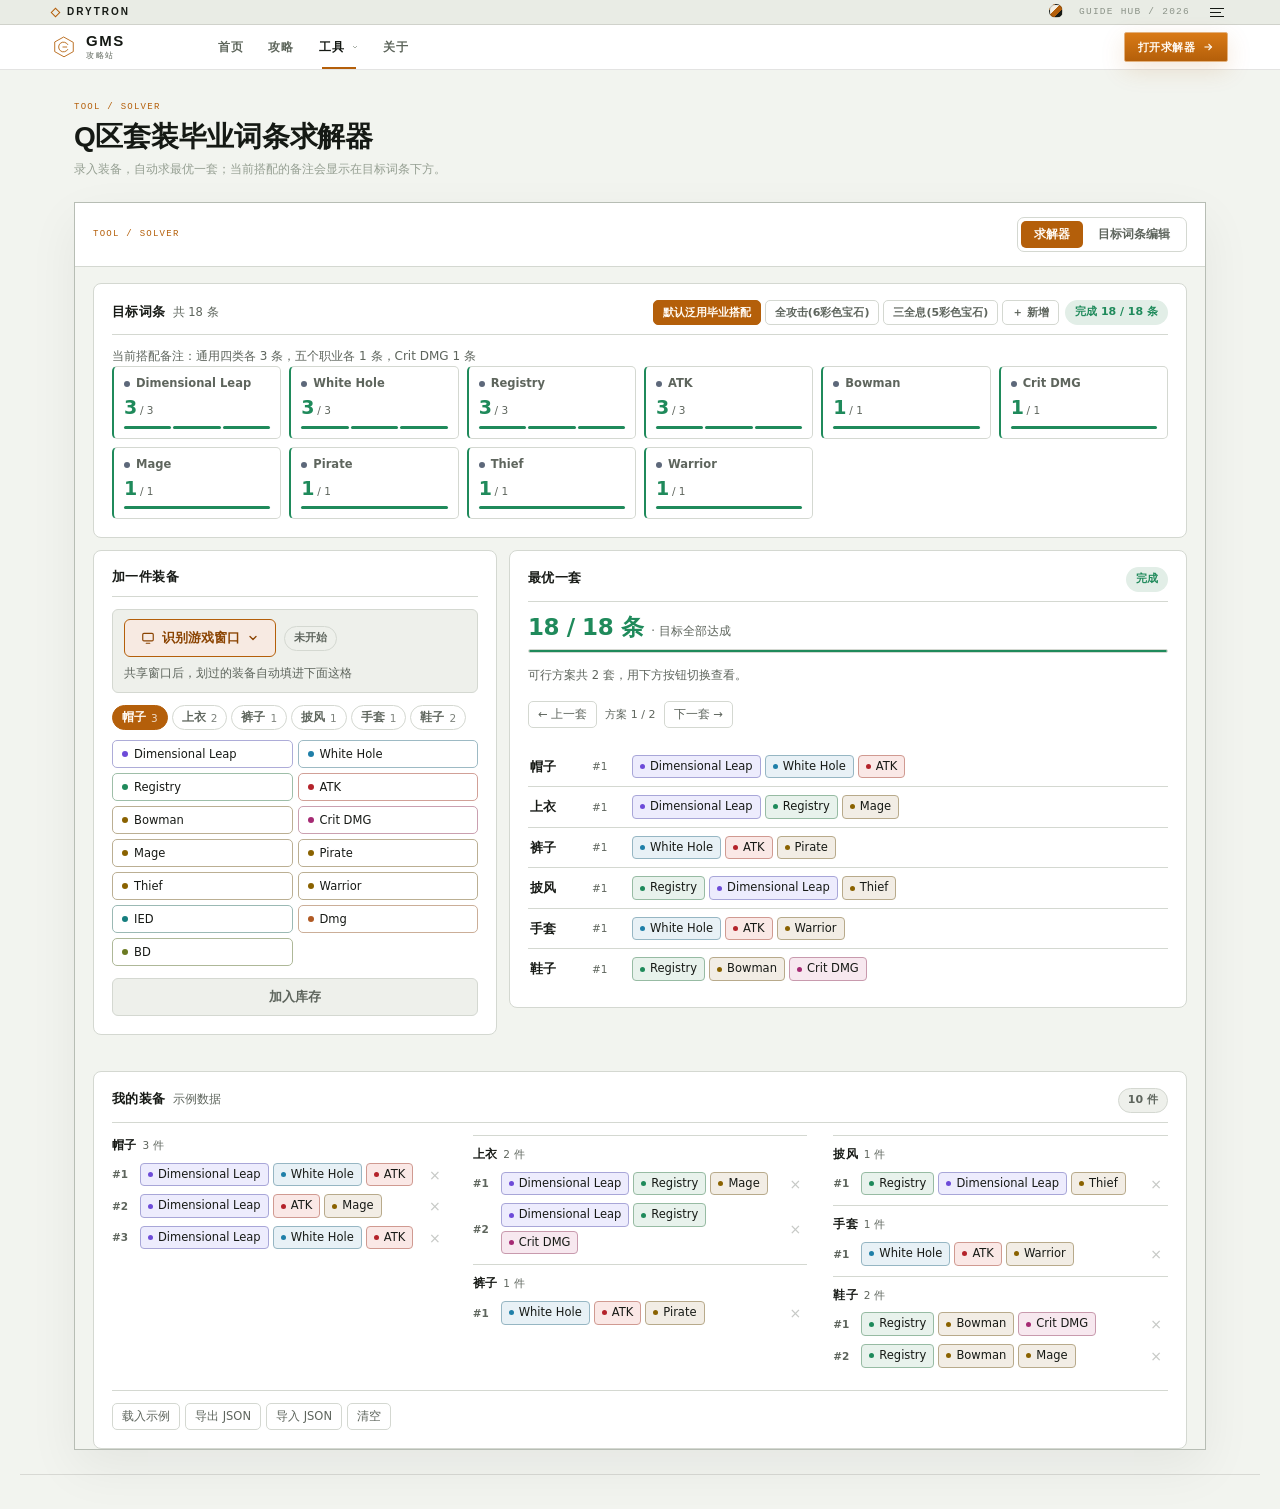
<file: main/tools/solver/index.html>
<!DOCTYPE html>
<html lang="zh-CN" data-theme="day">
<head>
<meta charset="utf-8">
<meta name="viewport" content="width=device-width, initial-scale=1">
<title>Q区套装毕业词条求解器 · GMS 攻略站</title>
<meta name="description" content="Q区套装毕业词条求解器：录入装备、识别词条、求最优一套。">
<link rel="canonical" href="https://tools.drytron.net/main/tools/solver/">
<meta name="color-scheme" content="light dark">
<link rel="icon" href="data:image/svg+xml,%3Csvg%20xmlns='http://www.w3.org/2000/svg'%20viewBox='0%200%2064%2064'%3E%3Crect%20width='64'%20height='64'%20fill='%230a0c0f'/%3E%3Cpath%20d='M32%2010%2052%2021v22L32%2054%2012%2043V21Z'%20fill='none'%20stroke='%23f0932b'%20stroke-width='3'/%3E%3Ctext%20x='32'%20y='40'%20font-size='22'%20fill='%23f2f4f6'%20font-family='sans-serif'%20text-anchor='middle'%3EG%3C/text%3E%3C/svg%3E">
<script>(function(){try{var t=localStorage.getItem('gms-theme');if(['day','night','obsidian','ocean','forest','violet'].indexOf(t)>-1)document.documentElement.setAttribute('data-theme',t);}catch(e){}})();</script>
<link rel="stylesheet" href="/main/assets/site.css">
<link rel="stylesheet" href="/main/assets/solver.css">
</head>
<body class="page-solver">
<a class="skip" href="#main">跳到内容</a>
<header class="site-head" id="siteHead">
  <div class="utility-bar">
    <div class="shell utility-inner">
      <a class="utility-brand" href="/main/"><i aria-hidden="true"></i>DRYTRON</a>
      <div class="utility-right">
        <div class="theme-wrap">
  <button class="theme-trigger" id="themeTrigger" type="button" aria-label="切换配色" aria-expanded="false" aria-controls="themePanel">
    <span class="theme-orb" aria-hidden="true"></span>
  </button>
  <div class="theme-panel" id="themePanel" hidden>
    <div class="theme-options" role="listbox" aria-label="站点配色"><button class="theme-dot" type="button" data-theme-choice="day" aria-label="白天" title="白天"></button><button class="theme-dot" type="button" data-theme-choice="night" aria-label="黑夜" title="黑夜"></button><button class="theme-dot" type="button" data-theme-choice="obsidian" aria-label="黑曜" title="黑曜"></button><button class="theme-dot" type="button" data-theme-choice="ocean" aria-label="深海" title="深海"></button><button class="theme-dot" type="button" data-theme-choice="forest" aria-label="森林" title="森林"></button><button class="theme-dot" type="button" data-theme-choice="violet" aria-label="暮紫" title="暮紫"></button></div>
  </div>
</div>
        <span class="utility-note">GUIDE HUB / 2026</span>
        <button class="menu-button" id="menuBtn" type="button" aria-label="打开全部菜单" aria-expanded="false" aria-controls="drawer">
          <span></span><span></span><span></span>
        </button>
      </div>
    </div>
  </div>
  <div class="main-bar">
    <div class="shell main-inner">
      <a class="logo" href="/main/" aria-label="GMS 攻略站首页">
        <svg class="logo-mark" viewBox="0 0 44 44" aria-hidden="true">
  <path d="M22 4 39 13.5v17L22 40 5 30.5v-17Z"/>
  <path d="M29 17.5a9 9 0 1 0 0 9"/>
  <path d="M27 22h-7"/>
</svg>
        <span class="logo-text"><strong>GMS</strong><small>攻略站</small></span>
      </a>
      <nav class="nav" aria-label="主导航">
        <a class="nav-item" href="/main/">首页</a>
        <a class="nav-item" href="/main/guides/">攻略</a>
        <div class="nav-group" data-nav-group="tools">
  <button class="nav-item nav-trigger is-current" type="button" aria-expanded="false" aria-controls="drop-tools">工具 <svg class="caret" viewBox="0 0 24 24" aria-hidden="true"><path d="M6 9l6 6 6-6"/></svg></button>
  <div class="dropdown" id="drop-tools">
    <a class="drop-link" href="/main/tools/solver/"><span><strong>Q区套装毕业词条求解器</strong><small>录入装备，自动求出最优一套</small></span><span class="drop-tag">已上线</span></a>
    <a class="drop-all" href="/main/tools/solver/"><span>打开求解器</span><svg viewBox="0 0 24 24" aria-hidden="true"><path d="M5 12h14"/><path d="M13 6l6 6-6 6"/></svg></a>
  </div>
</div>
        <a class="nav-item" href="/main/about/">关于</a>
      </nav>
      <div class="nav-right">
        <a class="cta" href="/main/tools/solver/">打开求解器 <svg viewBox="0 0 24 24" aria-hidden="true"><path d="M5 12h14"/><path d="M13 6l6 6-6 6"/></svg></a>
      </div>
    </div>
  </div>
</header>
<div class="drawer" id="drawer" hidden>
  <div class="drawer-backdrop" data-close></div>
  <aside class="drawer-panel" role="dialog" aria-modal="true" aria-label="全部菜单">
    <div class="drawer-head">
      <span class="drawer-title">全部菜单</span>
      <button class="drawer-close" id="drawerClose" type="button" aria-label="关闭菜单">×</button>
    </div>
    <nav class="drawer-nav">
      <a href="/main/">首页 <span>HOME</span></a>
      <a href="/main/guides/">攻略 <span>GUIDES</span></a>
      <div class="drawer-group"><p>工具 <span>TOOLS</span></p><a href="/main/tools/solver/">Q区套装毕业词条求解器 <span>SOLVER</span></a></div>
      <a href="/main/about/">关于 <span>ABOUT</span></a>
    </nav>
    <a class="drawer-cta" href="/main/tools/solver/">打开求解器 <svg viewBox="0 0 24 24" aria-hidden="true"><path d="M5 12h14"/><path d="M13 6l6 6-6 6"/></svg></a>
  </aside>
</div>
<main class="app-main solver-main" id="main">
<section class="content-section solver-section solver-page-section" id="solver">
  <div class="section-heading">
    <p class="section-code">TOOL / SOLVER</p>
    <div class="section-title">
      <h2>Q区套装毕业词条求解器</h2>
      <p>录入装备，自动求最优一套；当前搭配的备注会显示在目标词条下方。</p>
    </div>
  </div>
  <div class="solver-app" data-solver-root data-theme="day">
  <div class="solver-bar">
    <span class="solver-bar-label">TOOL / SOLVER</span>
    <div class="tabs" id="pageTabs"></div>
  </div>
<div id="viewSolve">
  <!-- ===== 目标 ===== -->
  <section class="card">
    <div class="card-head">
      <h2>目标词条<span id="targetSub"></span></h2>
      <div class="head-right">
        <div class="mode-switch" id="modeSwitch"></div>
        <span class="pill" id="targetPill" data-state="zero">—</span>
      </div>
    </div>
    <p class="target-desc" id="targetDesc" hidden></p>
    <div class="target-grid" id="targetGrid"></div>
  </section>

  <div class="cols">
    <div class="col">
      <!-- ===== 添加装备 ===== -->
      <section class="card">
        <div class="card-head"><h2>加一件装备</h2></div>

        <div class="scan-inline">
          <div class="scan-inline-head">
            <button class="mini scan-toggle" id="btnScanToggle" aria-expanded="false">
              <svg class="ico" viewBox="0 0 24 24" aria-hidden="true"><rect x="3" y="4" width="18" height="13" rx="2"/><path d="M9 21h6"/></svg>
              <span class="lbl">识别游戏窗口</span>
              <svg class="chev" viewBox="0 0 24 24" aria-hidden="true"><path d="M6 9l6 6 6-6"/></svg>
            </button>
            <span class="pill" id="scanPill" data-state="zero">未开始</span>
            <span class="hint">共享窗口后，划过的装备自动填进下面这格</span>
          </div>
          <div id="scanBody" hidden>
            <p class="mode-note">
              点「开始共享」，在弹出的列表里选游戏窗口（默认停在「窗口」页，游戏要窗口化运行）。共享期间会一直识别你划过的每一件装备，
              按装备名自动判部位、录入并去重，直到你点「停止」；想更准更快，可以在画面上框一块浮窗区域。
              一件装备上的词条可能是 1~3 条，认得的按词条记录，认不得的统一记为 Other。第一次用需要联网加载识别引擎。
            </p>
            <div class="inv-tools" style="margin-top:0;border-top:0;padding-top:0">
              <button class="ghost" id="btnScanStart">开始共享</button>
              <button class="ghost" id="btnScanStop" disabled>停止</button>
              <button class="ghost" id="btnScanRect" disabled>重新框选</button>
              <span class="hint"><input type="checkbox" id="scanAuto" checked> 识别期间自动录入（重复的跳过）</span>
            </div>
            <div class="scan-stage" id="scanStage">
              <video id="scanVideo" autoplay muted playsinline class="scan-video"></video>
              <canvas id="scanCanvas" hidden></canvas>
              <div class="scan-rect" id="scanRect"></div>
              <p class="empty" id="scanHint">还没连接窗口。开始共享后，在画面上按住鼠标拖出一个方框，罩住整个装备浮窗（装备名 + 3 行词条）。</p>
            </div>
            <div class="scan-bar">
              <span class="hint" id="scanRegion">区域：未框选</span>
              <span class="hint" id="scanSlotInfo">部位：自动识别</span>
              <span class="hint" id="scanEngine">识别引擎：未加载</span>
            </div>
            <p class="mode-note" id="scanNote"></p>

            <div class="scan-shot">
              <div class="scan-drop" id="scanDrop">不方便共享窗口时，把装备截图拖到这里，或在页面里 Ctrl+V 粘贴</div>
              <div class="inv-tools">
                <button class="ghost" id="btnScanShot">选择截图</button>
                <span class="pill" id="scanShotPill" data-state="zero">—</span>
                <input type="file" id="scanFile" accept="image/*" hidden>
              </div>
            </div>

            <div class="scan-log-head">
              <span class="hint">识别记录</span>
              <span class="pill" id="scanLogPill" data-state="zero">0 件已入库</span>
            </div>
            <div id="scanLog"></div>
            <div class="scan-raw" id="scanRaw" hidden></div>

            <details class="scan-diag" id="scanDiag">
              <summary>诊断日志（识别出问题时可以复制发我）</summary>
              <div class="diag-tools">
                <button class="mini" id="btnDiagCopy">复制日志</button>
                <button class="mini" id="btnDiagClear">清空</button>
                <span class="hint" id="scanDiagPill"></span>
              </div>
              <textarea class="diag-body" id="scanDiagBody" readonly spellcheck="false"></textarea>
            </details>
          </div>
        </div>

        <div class="slot-tabs" id="slotTabs"></div>
        <div class="tag-grid" id="tagGrid"></div>
        <button class="primary" id="addBtn">加入库存</button>
      </section>

    </div>

    <div class="col">
      <!-- ===== 最优一套 ===== -->
      <section class="card result">
        <div class="card-head"><h2>最优一套</h2><span class="pill" id="resultPill" data-state="zero">—</span></div>
        <div id="resultBody"></div>
      </section>

      <!-- ===== 再添一件就能齐 ===== -->
      <section class="card" id="gapCard" hidden>
        <div class="card-head">
          <h2>再添一件就能齐<span id="gapSub"></span></h2>
          <span class="pill" id="gapPill" data-state="part">—</span>
        </div>
        <div id="gapBody"></div>
      </section>
    </div>
  </div>

  <!-- ===== 库存（整幅） ===== -->
  <section class="card" id="invCard">
    <div class="card-head">
      <h2>我的装备<span id="invSub"></span></h2>
      <span class="pill" id="invPill">0 件</span>
    </div>
    <div id="invList"></div>
    <div class="inv-tools">
      <button class="ghost" id="btnDemo">载入示例</button>
      <button class="ghost" id="btnExport">导出 JSON</button>
      <button class="ghost" id="btnImport">导入 JSON</button>
      <button class="ghost" id="btnClear">清空</button>
      <input type="file" id="fileInput" accept="application/json,.json" hidden>
    </div>
  </section>
  </div>

  <!-- ===== 视图：搭配管理 ===== -->
  <div id="viewCustom" hidden>
    <section class="card">
      <div class="card-head">
        <h2>搭配列表</h2>
        <span class="pill" id="activePill" data-state="zero">—</span>
      </div>
      <div class="preset-bar">
        <div class="preset-tabs" id="presetRow"></div>
        <button class="ghost" id="btnAddPreset">＋ 新增搭配</button>
      </div>
    </section>

    <section class="card">
      <div class="card-head">
        <h2>编辑搭配<span id="custSub"></span></h2>
        <span class="pill" id="custPill" data-state="zero">0 / 18 条</span>
      </div>
      <div class="field-row">
        <label for="custName">名称</label>
        <input type="text" id="custName" maxlength="24" placeholder="给这套搭配起个名字">
      </div>
      <div class="field-row">
        <label for="custDesc">备注</label>
        <input type="text" id="custDesc" maxlength="40" placeholder="可不填，写一句备注方便自己认">
      </div>
      <div class="cust-grid" id="custGrid"></div>
      <p class="mode-note" id="custNote"></p>
      <div class="inv-tools">
        <button class="primary cust-apply" id="btnApply">用这套搭配求解</button>
        <button class="ghost" id="btnDelPreset">删除这套搭配</button>
        <button class="ghost" id="btnPresetZero">全部清零</button>
      </div>
    </section>

    <section class="card">
      <div class="card-head">
        <h2>这套搭配预览<span id="prevSub"></span></h2>
        <span class="pill" id="prevPill" data-state="zero">—</span>
      </div>
      <div class="target-grid" id="custPrev"></div>
      <div class="mode-note" id="custDiff"></div>
    </section>

    <section class="card">
      <div class="card-head"><h2>填写规则</h2><span class="pill">每条上限 3</span></div>
      <p class="note" style="margin-top:0">
        <b>怎么填</b>：每个词条填「要凑到几条」，0 就是不作要求。6 个部位各上 1 件、每件 3 条，全场一共只有 18 条，
        所以合计超过 18 条不可能全部达成，页面会先提示你减回去。<br>
        <b>合计正好 18 条</b>：等于要求每一条都不能浪费，求出来的搭配里每一件都是满分词条。<br>
        <b>合计少于 18 条</b>：允许出现空转词条，求解器仍然优先把目标条数凑齐，剩下的位置可以放任意词条。<br>
        <b>每条上限 3</b>：每条词条最多填 3 条，再多就填不上去了。<br>
        <b>多套搭配</b>：「默认泛用毕业搭配」是默认搭配，不能改名、不能删；点「＋ 新增搭配」会复制当前这套的条数，另存为一套新的，
        名称和备注都能随时改，也可以删掉。切换搭配在目标卡上方的标签页里点，两页的标签是同一套。
      </p>
    </section>
  </div>

  <!-- ===== 视图：识别录入（已并入「加一件装备」） ===== -->


</div>

</section>

</main>
<script src="/main/assets/site.js"></script>
<script src="/main/assets/solver-app.js"></script>
<script type='module' src='https://static.cloudflareinsights.com/beacon.min.js' data-cf-beacon='{"token": "d373065d4abe4deba06e5e082b9f58ed"}'></script>
</body>
</html>
</file>
<file: main/assets/site.css>
/* ============================================================
   GMS 攻略站 · 顶部双层导航 / 独立子路径
   ============================================================ */
:root{
  color-scheme:dark;
  --side-w:262px;
  --bg:#0a0c0f;
  --bg-soft:#0f1216;
  --panel:#14181d;
  --panel-2:#171c22;
  --panel-3:#1b2026;
  --line:rgba(255,255,255,.10);
  --line-strong:rgba(255,255,255,.18);
  --ink:#f2f4f6;
  --muted:#98a1ab;
  --muted-2:#6f7882;
  --accent:#f0932b;
  --accent-2:#ffb45f;
  --accent-deep:#c96416;
  --ok:#54c08a;
  --warn:#e0a94a;
  --display:"Bahnschrift SemiCondensed","DIN Alternate","Microsoft YaHei","PingFang SC",sans-serif;
  --body:"Segoe UI","Microsoft YaHei","PingFang SC","Noto Sans SC",system-ui,sans-serif;
  --mono:ui-monospace,"Cascadia Mono",Consolas,monospace;
  --hero:#090b0e;
  --grid-line:rgba(255,255,255,.045);
  --word-stroke:rgba(255,255,255,.10);
  --glow-a:rgba(240,147,43,.20);
  --glow-b:rgba(74,116,158,.16);
  --card:#111419;
  --card-hover-a:#1a1f26;
  --card-hover-b:#12161b;
  --icon-bg:#101318;
  --on-accent:#1a1005;
  --accent-border:#ffc98d;
  --accent-soft:rgba(240,147,43,.06);
  --accent-wash:rgba(240,147,43,.07);
  --accent-wash-2:rgba(240,147,43,.01);
  --accent-border-strong:rgba(240,147,43,.55);
  --accent-underline:rgba(240,147,43,.4);
  --accent-shadow:rgba(240,147,43,.18);
  --selection:rgba(240,147,43,.32);
  --ink-2:#eef2f5;
  --ink-3:#dfe5ea;
  --ink-4:#d6dde4;
  --text-2:#aab3bd;
  --text-3:#9aa4af;
  --text-4:#98a3ae;
  --text-7:#8a949f;
  --text-9:#78828d;
  --text-12:#6f7882;
  --text-13:#6c7782;
  --border-soft:#303841;
  --border-mid:#3a424b;
  --ok-bg:rgba(84,192,138,.07);
  --ok-line:rgba(84,192,138,.28);
  --warn-bg:rgba(224,169,74,.06);
  --warn-line:rgba(224,169,74,.24);
  --shadow-panel:rgba(0,0,0,.55);
  --swatch:linear-gradient(135deg,#0a0c0f 0 38%,#f0932b 38% 68%,#f2f4f6 68%);
}
:root[data-theme="ocean"]{
  --bg:#061018;--bg-soft:#091820;--panel:#0e202a;--panel-2:#122833;--panel-3:#17313e;
  --line:rgba(160,235,245,.12);--line-strong:rgba(160,235,245,.24);
  --ink:#effcff;--muted:#8faab4;--muted-2:#617c86;
  --accent:#43cfc4;--accent-2:#8ef5ed;--accent-deep:#1b9e97;--ok:#50dfb7;--warn:#e3c36b;
  --hero:#051016;--glow-a:rgba(67,207,196,.20);--glow-b:rgba(50,120,200,.16);
  --grid-line:rgba(180,245,255,.06);--word-stroke:rgba(190,250,255,.10);
  --card:#0b1a22;--card-hover-a:#11303a;--card-hover-b:#0a2028;--icon-bg:#09171e;
  --on-accent:#041312;--accent-border:#a9fff7;--accent-soft:rgba(67,207,196,.08);--accent-wash:rgba(67,207,196,.09);--accent-wash-2:rgba(67,207,196,.01);--accent-border-strong:rgba(67,207,196,.55);--accent-underline:rgba(67,207,196,.45);--accent-shadow:rgba(67,207,196,.18);--selection:rgba(67,207,196,.3);
  --swatch:linear-gradient(135deg,#04090d 0 38%,#43cfc4 38% 68%,#effcff 68%);
  --ok-bg:rgba(80,223,183,.07);--ok-line:rgba(80,223,183,.28);--warn-bg:rgba(227,195,107,.06);--warn-line:rgba(227,195,107,.24);
}
:root[data-theme="forest"]{
  --bg:#0a100c;--bg-soft:#0d160f;--panel:#131d16;--panel-2:#18271c;--panel-3:#1d3123;
  --line:rgba(200,255,190,.11);--line-strong:rgba(200,255,190,.22);
  --ink:#f1f8ee;--muted:#9bb09a;--muted-2:#6d806d;
  --accent:#8bcf5a;--accent-2:#c7f39a;--accent-deep:#5b9e36;--ok:#5ed79a;--warn:#e0b85c;
  --hero:#081009;--glow-a:rgba(139,207,90,.20);--glow-b:rgba(110,150,80,.16);
  --grid-line:rgba(220,255,210,.055);--word-stroke:rgba(220,255,210,.10);
  --card:#0e1a12;--card-hover-a:#17271b;--card-hover-b:#0b1710;--icon-bg:#0b160e;
  --on-accent:#0b1605;--accent-border:#d5ffb0;--accent-soft:rgba(139,207,90,.07);--accent-wash:rgba(139,207,90,.08);--accent-wash-2:rgba(139,207,90,.01);--accent-border-strong:rgba(139,207,90,.55);--accent-underline:rgba(139,207,90,.45);--accent-shadow:rgba(139,207,90,.18);--selection:rgba(139,207,90,.3);
  --swatch:linear-gradient(135deg,#050a06 0 38%,#8bcf5a 38% 68%,#f1f8ee 68%);
  --ok-bg:rgba(94,215,154,.07);--ok-line:rgba(94,215,154,.28);--warn-bg:rgba(224,184,92,.06);--warn-line:rgba(224,184,92,.24);
}
:root[data-theme="violet"]{
  --bg:#0d0a12;--bg-soft:#120e1a;--panel:#181322;--panel-2:#1d1728;--panel-3:#231c31;
  --line:rgba(240,210,255,.11);--line-strong:rgba(240,210,255,.22);
  --ink:#fbf2ff;--muted:#b09bbd;--muted-2:#806e8c;
  --accent:#c084fc;--accent-2:#e5b7ff;--accent-deep:#9d5bd0;--ok:#6fe0b0;--warn:#e5b86b;
  --hero:#0b0810;--glow-a:rgba(192,132,252,.20);--glow-b:rgba(100,90,180,.16);
  --grid-line:rgba(250,230,255,.055);--word-stroke:rgba(250,230,255,.10);
  --card:#151020;--card-hover-a:#21182d;--card-hover-b:#120d1a;--icon-bg:#110c18;
  --on-accent:#160b20;--accent-border:#ecd6ff;--accent-soft:rgba(192,132,252,.08);--accent-wash:rgba(192,132,252,.09);--accent-wash-2:rgba(192,132,252,.01);--accent-border-strong:rgba(192,132,252,.55);--accent-underline:rgba(192,132,252,.45);--accent-shadow:rgba(192,132,252,.18);--selection:rgba(192,132,252,.3);
  --swatch:linear-gradient(135deg,#08060c 0 38%,#c084fc 38% 68%,#fbf2ff 68%);
  --ok-bg:rgba(111,224,176,.07);--ok-line:rgba(111,224,176,.28);--warn-bg:rgba(229,184,107,.06);--warn-line:rgba(229,184,107,.24);
}
:root[data-theme="day"]{
  --bg:#f2f4ef;--bg-soft:#e9ece5;--panel:#ffffff;--panel-2:#f5f6f2;--panel-3:#e8ebe4;
  --line:rgba(24,28,23,.12);--line-strong:rgba(24,28,23,.23);
  --ink:#151914;--muted:#5d655b;--muted-2:#8b9388;
  --accent:#b45f0a;--accent-2:#d97a16;--accent-deep:#8d4700;--ok:#24784f;--warn:#8a5a00;
  --hero:#eef0ea;--glow-a:rgba(180,95,10,.10);--glow-b:rgba(74,116,158,.10);
  --grid-line:rgba(21,25,20,.06);--word-stroke:rgba(21,25,20,.08);
  --card:#ffffff;--card-hover-a:#fff4e3;--card-hover-b:#ffffff;--icon-bg:#fff8ed;
  --on-accent:#fffaf3;--accent-border:#e3b17d;--accent-soft:rgba(180,95,10,.06);--accent-wash:rgba(180,95,10,.07);--accent-wash-2:rgba(180,95,10,.01);--accent-border-strong:rgba(180,95,10,.52);--accent-underline:rgba(180,95,10,.42);--accent-shadow:rgba(180,95,10,.15);--selection:rgba(180,95,10,.22);
  --ink-2:#171b16;--ink-3:#22271f;--ink-4:#30362d;
  --text-2:#5c6458;--text-3:#687164;--text-4:#6f786b;--text-7:#7f8a7d;--text-9:#899486;--text-12:#959f92;--text-13:#99a396;
  --border-soft:#d6dbd3;--border-mid:#c6ccc4;
  --ok-bg:rgba(36,120,79,.08);--ok-line:rgba(36,120,79,.30);--warn-bg:rgba(138,90,0,.08);--warn-line:rgba(138,90,0,.26);
  --shadow-panel:rgba(35,40,30,.18);
  --swatch:linear-gradient(135deg,#f4efe4 0 40%,#b45f0a 40% 70%,#171b16 70%);
  color-scheme:light;
}
:root[data-theme="night"]{
  --bg:#000000;--bg-soft:#05070a;--panel:#0b0d12;--panel-2:#0f1218;--panel-3:#131720;
  --line:rgba(213,228,255,.11);--line-strong:rgba(213,228,255,.20);
  --ink:#f5f8ff;--muted:#9aa7ba;--muted-2:#707e92;
  --accent:#a9c4ff;--accent-2:#d9e6ff;--accent-deep:#6f8fc9;--ok:#6ed7aa;--warn:#e3c36b;
  --hero:#000000;--glow-a:rgba(169,196,255,.16);--glow-b:rgba(80,120,200,.14);
  --grid-line:rgba(225,235,255,.05);--word-stroke:rgba(225,235,255,.10);
  --card:#07090e;--card-hover-a:#0c1422;--card-hover-b:#06080c;--icon-bg:#080b11;
  --on-accent:#02050c;--accent-border:#e4eeff;--accent-soft:rgba(169,196,255,.08);--accent-wash:rgba(169,196,255,.09);--accent-wash-2:rgba(169,196,255,.01);--accent-border-strong:rgba(169,196,255,.55);--accent-underline:rgba(169,196,255,.44);--accent-shadow:rgba(169,196,255,.18);--selection:rgba(169,196,255,.30);
  --swatch:linear-gradient(135deg,#000000 0 38%,#a9c4ff 38% 68%,#f5f8ff 68%);
  --ok-bg:rgba(110,215,170,.07);--ok-line:rgba(110,215,170,.28);--warn-bg:rgba(227,195,107,.06);--warn-line:rgba(227,195,107,.24);
  color-scheme:dark;
}

*{box-sizing:border-box}
html{scroll-behavior:smooth}
body{
  margin:0;background:var(--bg);color:var(--ink);
  font-family:var(--body);font-size:14px;line-height:1.6;
  font-variant-numeric:tabular-nums;-webkit-font-smoothing:antialiased;
}
a{color:inherit;text-decoration:none}
button{font-family:inherit;color:inherit}
::selection{background:var(--selection)}
code{font-family:var(--mono);font-size:.92em;color:var(--accent);background:var(--accent-soft);padding:1px 5px;border:1px solid var(--line)}
.skip{position:fixed;left:12px;top:12px;z-index:200;padding:10px 14px;background:var(--panel);border:1px solid var(--accent);transform:translateY(-200%);transition:transform .15s}
.skip:focus{transform:none}

/* ===== 左侧菜单 ===== */
.sidebar{
  position:fixed;inset:0 auto 0 0;z-index:60;width:var(--side-w);
  display:flex;flex-direction:column;padding:22px 16px 18px;
  background:var(--panel);border-right:1px solid var(--line);
  overflow:hidden;
}
.side-head{display:flex;align-items:flex-start;justify-content:space-between;gap:12px}
.brand{display:flex;align-items:center;gap:11px;min-width:0}
.brand-mark{width:38px;height:38px;flex:none;color:var(--accent)}
.brand-mark path{fill:none;stroke:currentColor;stroke-width:1.6;stroke-linecap:round;stroke-linejoin:round}
.brand-text{display:flex;flex-direction:column;min-width:0}
.brand-text strong{font-family:var(--display);font-size:21px;line-height:1;letter-spacing:.02em}
.brand-text small{margin-top:4px;font-family:var(--mono);font-size:9px;letter-spacing:.16em;color:var(--muted-2)}
.side-close{display:none;width:32px;height:32px;border:1px solid var(--line);background:transparent;font-size:18px;line-height:1;cursor:pointer}
.side-meta{margin:14px 0 18px;padding-bottom:14px;border-bottom:1px solid var(--line);font-family:var(--mono);font-size:9px;letter-spacing:.14em;color:var(--text-12)}
.side-nav{flex:1;overflow-y:auto;overflow-x:hidden;margin:0 -6px;padding:0 6px}
.side-nav::-webkit-scrollbar{width:4px}
.side-nav::-webkit-scrollbar-thumb{background:var(--line-strong)}
.side-group{margin-bottom:16px}
.side-group-head{
  display:flex;align-items:center;gap:8px;width:100%;height:30px;padding:0 6px;
  border:0;background:transparent;text-align:left;cursor:pointer;color:var(--muted);
}
.group-leaf{display:grid;place-items:center;width:14px;height:14px;color:var(--accent)}
.group-leaf svg{width:13px;height:13px;stroke:currentColor;fill:none;stroke-width:1.6}
.group-label{font-size:11px;font-weight:700;letter-spacing:.06em;color:var(--ink-4)}
.group-code{margin-left:auto;font-family:var(--mono);font-size:8px;letter-spacing:.08em;color:var(--text-12)}
.group-chevron{width:13px;height:13px;stroke:currentColor;fill:none;stroke-width:1.8;transition:transform .18s}
.side-group.is-open .group-chevron{transform:rotate(90deg)}
.side-items{display:flex;flex-direction:column;gap:2px;margin-top:4px}
.side-group:not(.is-open) .side-items{display:none}
.side-item{
  display:grid;grid-template-columns:42px minmax(0,1fr);align-items:center;gap:8px;
  min-height:38px;padding:8px 10px 8px 8px;border-left:2px solid transparent;
  color:var(--text-2);transition:background .15s,color .15s,border-color .15s;
}
.side-item:hover{background:var(--accent-wash);color:var(--ink)}
.side-item.is-current{border-left-color:var(--accent);background:var(--accent-wash);color:var(--ink)}
.side-code{font-family:var(--mono);font-size:8px;letter-spacing:.06em;color:var(--text-13)}
.side-item.is-current .side-code{color:var(--accent)}
.side-label{font-size:12.5px;font-weight:600;line-height:1.35;white-space:nowrap;overflow:hidden;text-overflow:ellipsis}
.side-foot{flex:none;padding-top:14px;border-top:1px solid var(--line)}
.side-cta{
  display:flex;align-items:center;justify-content:space-between;gap:8px;height:40px;padding:0 12px;
  background:linear-gradient(180deg,var(--accent-2),var(--accent));color:var(--on-accent);
  font-size:11.5px;font-weight:800;letter-spacing:.02em;
}
.side-cta svg{width:15px;height:15px;stroke:currentColor;fill:none;stroke-width:2}
.theme-block{margin-top:14px;display:flex;align-items:center;justify-content:space-between;gap:10px}
.theme-label{font-family:var(--mono);font-size:8.5px;letter-spacing:.1em;color:var(--text-12)}
.theme-row{display:flex;gap:6px}
.theme-dot{width:17px;height:17px;padding:0;border:1px solid var(--line-strong);background:var(--swatch);cursor:pointer;position:relative}
.theme-dot[data-theme-choice="night"]{background:linear-gradient(135deg,#000 0 50%,#a9c4ff 50%)}
.theme-dot[data-theme-choice="obsidian"]{background:linear-gradient(135deg,#14181d 0 50%,#f0932b 50%)}
.theme-dot[data-theme-choice="ocean"]{background:linear-gradient(135deg,#061018 0 50%,#43cfc4 50%)}
.theme-dot[data-theme-choice="forest"]{background:linear-gradient(135deg,#0a100c 0 50%,#8bcf5a 50%)}
.theme-dot[data-theme-choice="violet"]{background:linear-gradient(135deg,#0d0a12 0 50%,#c084fc 50%)}
.theme-dot.is-current{outline:2px solid var(--accent);outline-offset:1px}
.side-links{display:flex;align-items:center;justify-content:space-between;margin-top:12px;font-family:var(--mono);font-size:8.5px;letter-spacing:.08em;color:var(--text-12)}
.side-links a:hover{color:var(--accent)}
.side-backdrop{display:none}

/* 移动端顶栏 */
.mobile-head{
  display:none;position:fixed;inset:0 0 auto 0;z-index:40;height:56px;padding:0 16px;
  align-items:center;justify-content:space-between;gap:12px;
  background:color-mix(in srgb,var(--panel) 88%,transparent);
  border-bottom:1px solid var(--line);backdrop-filter:blur(14px);
}
.mobile-brand{display:flex;align-items:center;gap:8px;font-family:var(--display);font-size:15px;font-weight:800;letter-spacing:.04em}
.mobile-brand small{font-family:var(--mono);font-size:8px;letter-spacing:.12em;color:var(--muted-2)}
.menu-toggle{display:inline-flex;align-items:center;gap:8px;height:34px;padding:0 10px;border:1px solid var(--line);background:transparent;cursor:pointer;font-size:11px;font-weight:700}
.menu-toggle i{display:block;width:14px;height:1px;background:var(--ink);position:relative}
.menu-toggle i::before,.menu-toggle i::after{content:"";position:absolute;left:0;width:14px;height:1px;background:var(--ink)}
.menu-toggle i::before{top:-4px}.menu-toggle i::after{top:4px}

/* ===== 主内容 ===== */
.app-main{margin-left:var(--side-w);min-height:100vh;display:flex;flex-direction:column}
.home-hero{
  position:relative;overflow:hidden;display:grid;grid-template-columns:minmax(0,1fr) 340px;
  align-items:center;gap:36px;min-height:520px;padding:74px 54px 60px;
  background:var(--hero);border-bottom:1px solid var(--line);
}
.hero-art{position:absolute;inset:0;pointer-events:none}
.hero-grid{
  position:absolute;inset:0;
  background-image:linear-gradient(var(--grid-line) 1px,transparent 1px),linear-gradient(90deg,var(--grid-line) 1px,transparent 1px);
  background-size:68px 68px;
  mask-image:radial-gradient(ellipse at 65% 45%,#000 0 45%,transparent 78%);
  animation:gridDrift 26s linear infinite;
}
.hero-glow{position:absolute;border-radius:50%;filter:blur(2px)}
.hero-glow-a{width:560px;height:560px;right:-100px;top:-40px;background:radial-gradient(circle,var(--glow-a),transparent 68%)}
.hero-glow-b{width:640px;height:640px;left:-220px;bottom:-240px;background:radial-gradient(circle,var(--glow-b),transparent 70%)}
.hero-orbit{position:absolute;right:-140px;top:50%;width:700px;height:700px;transform:translateY(-50%);opacity:.5;animation:orbit 60s linear infinite}
.hero-orbit svg{width:100%;height:100%}
.hero-orbit circle{stroke:var(--accent);fill:none;stroke-opacity:.22}
.hero-orbit circle:nth-child(3),.hero-orbit circle:nth-child(4){fill:var(--accent);stroke:none;fill-opacity:.5}
.hero-orbit path{stroke:var(--accent);stroke-opacity:.12}
.hero-copy{position:relative;z-index:2;max-width:720px}
.kicker{display:flex;align-items:center;gap:10px;margin:0;font-family:var(--mono);font-size:9.5px;letter-spacing:.19em;color:var(--accent)}
.kicker-line{width:26px;height:1px;background:var(--accent)}
.home-hero h1{
  margin:18px 0 0;font-family:var(--display);font-size:clamp(42px,5.3vw,68px);
  line-height:1.02;letter-spacing:-.025em;font-weight:700;text-wrap:balance;
}
.lede{margin:20px 0 0;max-width:58ch;color:var(--text-2);font-size:14px;line-height:1.85}
.actions{display:flex;flex-wrap:wrap;gap:10px;margin-top:28px}
.btn{display:inline-flex;align-items:center;justify-content:center;gap:8px;height:42px;padding:0 17px;border:1px solid var(--line);font-size:12px;font-weight:700;transition:background .15s,border-color .15s,color .15s,transform .15s}
.btn svg{width:15px;height:15px;stroke:currentColor;fill:none;stroke-width:2}
.btn-primary{background:linear-gradient(180deg,var(--accent-2),var(--accent));color:var(--on-accent);border-color:var(--accent-border);box-shadow:0 10px 28px var(--accent-shadow)}
.btn-primary:hover{transform:translateY(-1px)}
.btn-ghost{background:transparent;color:var(--ink-3)}
.btn-ghost:hover{border-color:var(--accent);color:var(--accent);background:var(--accent-soft)}
.hero-stats{display:grid;grid-template-columns:repeat(3,minmax(0,1fr));max-width:430px;margin-top:34px;border-top:1px solid var(--line);border-left:1px solid var(--line)}
.hero-stats div{padding:10px 14px;border-right:1px solid var(--line);border-bottom:1px solid var(--line)}
.hero-stats b{display:block;font-family:var(--mono);font-size:18px;line-height:1.2;color:var(--accent)}
.hero-stats span{display:block;margin-top:3px;font-size:9px;letter-spacing:.1em;color:var(--text-12)}
.hero-side{position:relative;height:380px;min-width:0}
.hero-word{
  position:absolute;right:-18px;bottom:34px;font-family:var(--display);font-size:168px;line-height:.8;
  font-weight:700;letter-spacing:-.05em;color:transparent;-webkit-text-stroke:1px var(--word-stroke);
  user-select:none;
}
.hero-badge{position:absolute;left:0;bottom:8px;display:flex;flex-direction:column;gap:2px;padding:13px 16px;border:1px solid var(--line-strong);background:color-mix(in srgb,var(--panel) 60%,transparent)}
.hero-badge span{font-family:var(--mono);font-size:8px;letter-spacing:.16em;color:var(--accent)}
.hero-badge strong{font-family:var(--display);font-size:16px;letter-spacing:.08em}

.content-section{width:100%;max-width:1260px;padding:50px 54px;border-bottom:1px solid var(--line)}
.section-heading{display:grid;grid-template-columns:minmax(0,1fr) auto;gap:7px 22px;align-items:end;margin-bottom:26px}
.section-code{grid-column:1;grid-row:1;margin:0;font-family:var(--mono);font-size:9px;letter-spacing:.14em;color:var(--accent);white-space:nowrap}
.section-title{grid-column:1;grid-row:2}
.section-title h2{margin:0;font-family:var(--display);font-size:28px;line-height:1.15;letter-spacing:-.01em}
.section-title p{margin:6px 0 0;color:var(--text-12);font-size:11.5px}
.section-link{grid-column:2;grid-row:2;display:inline-flex;align-items:center;gap:7px;font-size:11px;color:var(--text-2);white-space:nowrap}
.section-link:hover{color:var(--accent)}
.section-link svg{width:13px;height:13px;stroke:currentColor;fill:none;stroke-width:2}

.feature-grid{display:grid;grid-template-columns:repeat(2,minmax(0,1fr));gap:12px}
.feature-grid--q{margin-top:0}
.feature-card{
  display:flex;flex-direction:column;min-height:176px;padding:20px 20px 16px;
  border:1px solid var(--line);background:var(--card);position:relative;
  transition:border-color .16s,transform .16s,background .16s;
}
.feature-card::before{content:"";position:absolute;left:-1px;top:-1px;width:26px;height:2px;background:var(--accent)}
.feature-card:hover{border-color:var(--accent-border-strong);transform:translateY(-2px);background:linear-gradient(180deg,var(--card-hover-a),var(--card-hover-b))}
.feature-top{display:flex;align-items:center;justify-content:space-between;gap:12px}
.feature-code{font-family:var(--mono);font-size:9px;letter-spacing:.12em;color:var(--accent)}
.feature-card h3{margin:14px 0 0;font-family:var(--display);font-size:24px;line-height:1.2;letter-spacing:.01em}
.feature-card p{margin:7px 0 0;max-width:50ch;color:var(--text-4);font-size:12px;line-height:1.7}
.feature-foot{display:flex;align-items:center;justify-content:space-between;gap:10px;margin-top:auto;padding-top:16px;border-top:1px solid var(--line);font-size:10px;color:var(--text-12)}
.feature-foot svg{width:14px;height:14px;stroke:currentColor;fill:none;stroke-width:2;transition:transform .15s}
.feature-card:hover .feature-foot{color:var(--accent)}
.feature-card:hover .feature-foot svg{transform:translateX(3px)}
.tag{display:inline-flex;align-items:center;height:18px;padding:0 6px;border:1px solid var(--line-strong);font-family:var(--mono);font-size:8px;letter-spacing:.06em;white-space:nowrap}
.tag-live{color:var(--ok);border-color:var(--ok-line);background:var(--ok-bg)}
.tag-soon{color:var(--warn);border-color:var(--warn-line);background:var(--warn-bg)}
.tag-info{color:var(--text-2);border-color:var(--line-strong);background:var(--accent-soft)}

.home-split{display:grid;grid-template-columns:repeat(2,minmax(0,1fr));gap:12px}
.wide-card{
  display:grid;grid-template-columns:58px minmax(0,1fr) 24px;align-items:center;gap:16px;
  min-height:124px;padding:18px;border:1px solid var(--line);background:var(--card);
  transition:border-color .16s,background .16s,transform .16s;
}
.wide-card:hover{border-color:var(--accent-border-strong);transform:translateY(-2px);background:linear-gradient(180deg,var(--card-hover-a),var(--card-hover-b))}
.wide-icon{display:grid;place-items:center;width:52px;height:52px;border:1px solid var(--border-mid);background:var(--icon-bg);color:var(--accent)}
.wide-icon svg{width:25px;height:25px;stroke:currentColor;fill:none;stroke-width:1.5}
.wide-copy small{font-family:var(--mono);font-size:8px;letter-spacing:.12em;color:var(--accent)}
.wide-copy h3{margin:4px 0 0;font-family:var(--display);font-size:21px;line-height:1.2}
.wide-copy p{margin:5px 0 0;color:var(--text-4);font-size:11.5px;line-height:1.65}
.wide-arrow{color:var(--text-12);transition:color .15s,transform .15s}
.wide-arrow svg{width:16px;height:16px;stroke:currentColor;fill:none;stroke-width:2}
.wide-card:hover .wide-arrow{color:var(--accent);transform:translateX(3px)}
.home-note{display:flex;align-items:center;gap:12px;padding:20px 54px 32px;color:var(--text-12);font-size:11px}
.home-note .note-mark{color:var(--accent)}
.home-note p{margin:0;flex:1}
.home-note a{display:inline-flex;align-items:center;gap:6px;color:var(--text-2);white-space:nowrap}
.home-note a:hover{color:var(--accent)}
.home-note a svg{width:13px;height:13px;stroke:currentColor;fill:none;stroke-width:2}

/* ===== 子页面 ===== */
.page-head{padding:50px 54px 30px;background:var(--bg-soft);border-bottom:1px solid var(--line)}
.page-kicker{display:flex;align-items:center;gap:10px;margin:0;font-family:var(--mono);font-size:9px;letter-spacing:.15em;color:var(--accent)}
.page-kicker::before{content:"";width:20px;height:1px;background:var(--accent)}
.page-head h1{margin:14px 0 0;font-family:var(--display);font-size:clamp(32px,4vw,44px);line-height:1.08;letter-spacing:-.02em;text-wrap:balance}
.page-lede{margin:12px 0 0;max-width:66ch;color:var(--text-2);font-size:13px;line-height:1.8}
.page-body{width:100%;max-width:1260px;padding:34px 54px 70px;flex:1}
.page-solver .page-body{padding-top:24px;padding-bottom:40px}

.embed-head{display:flex;align-items:center;justify-content:space-between;gap:20px;padding:14px 16px;border:1px solid var(--line);border-bottom:0;background:var(--card)}
.embed-copy{min-width:0}
.embed-code{display:block;font-family:var(--mono);font-size:8px;letter-spacing:.12em;color:var(--accent)}
.embed-copy p{margin:4px 0 0;color:var(--text-4);font-size:11.5px;line-height:1.65}
.embed-actions{flex:none}
.embed-actions .btn{height:34px;font-size:10.5px}
.embed-frame{border:1px solid var(--line);background:var(--bg);height:calc(100vh - 230px);min-height:650px}
.embed-frame iframe{display:block;width:100%;height:100%;border:0;background:var(--bg)}
.embed-foot{display:flex;align-items:center;gap:8px;padding:10px 2px 0;color:var(--text-12);font-size:10px}
.embed-foot p{margin:0}
.status-dot{width:6px;height:6px;flex:none;border-radius:50%;background:var(--ok)}

.placeholder-grid{display:grid;grid-template-columns:minmax(0,1fr) 300px;gap:16px;align-items:start}
.placeholder-main{padding:32px;border:1px solid var(--line);background:var(--card)}
.placeholder-code{margin:0;font-family:var(--mono);font-size:9px;letter-spacing:.14em;color:var(--accent)}
.placeholder-main h2{margin:12px 0 0;font-family:var(--display);font-size:28px;line-height:1.15}
.placeholder-lede{margin:10px 0 0;max-width:54ch;color:var(--text-2);font-size:12.5px;line-height:1.8}
.placeholder-list{margin-top:26px;padding-top:18px;border-top:1px solid var(--line)}
.placeholder-list > span{font-family:var(--mono);font-size:8px;letter-spacing:.12em;color:var(--text-12)}
.placeholder-list ul{margin:12px 0 0;padding:0;list-style:none;display:grid;gap:9px}
.placeholder-list li{position:relative;padding-left:16px;color:var(--text-3);font-size:12px}
.placeholder-list li::before{content:"";position:absolute;left:0;top:.72em;width:6px;height:1px;background:var(--accent)}
.placeholder-side{padding:24px;border:1px solid var(--line);background:var(--bg-soft)}
.placeholder-side p{margin:12px 0 18px;color:var(--text-3);font-size:12px;line-height:1.75}
.placeholder-side .btn{width:100%}
.placeholder-link{display:block;margin-top:14px;padding-top:12px;border-top:1px solid var(--line);font-size:10.5px;color:var(--text-12)}
.placeholder-link:hover{color:var(--accent)}

.guide-list{margin-top:0;border-top:1px solid var(--line-strong)}
.guide-row{display:grid;grid-template-columns:78px minmax(0,1fr) auto 22px;align-items:center;gap:16px;padding:14px 2px;border-bottom:1px solid var(--line);transition:background .15s,color .15s}
.guide-row.is-link:hover{background:linear-gradient(90deg,var(--accent-wash),var(--accent-wash-2) 60%,transparent)}
.guide-code{font-family:var(--mono);font-size:9px;letter-spacing:.12em;color:var(--accent)}
.guide-copy h3{margin:0;font-size:16px;line-height:1.35;font-weight:700}
.guide-copy p{margin:4px 0 0;color:var(--text-7);font-size:11.5px}
.guide-arrow{color:var(--text-12)}
.guide-arrow svg{width:14px;height:14px;stroke:currentColor;fill:none;stroke-width:2;transition:transform .15s,color .15s}
.guide-row:hover .guide-arrow{color:var(--accent)}
.guide-row:hover .guide-arrow svg{transform:translateX(3px)}
.external-links{margin-top:34px}
.external-title{margin:0 0 10px;font-family:var(--mono);font-size:8.5px;letter-spacing:.12em;color:var(--text-12)}
.external-grid{display:grid;grid-template-columns:repeat(2,minmax(0,1fr));gap:10px}
.external-grid a{display:flex;align-items:center;justify-content:space-between;gap:12px;padding:14px 16px;border:1px solid var(--line);background:var(--card);font-size:11px}
.external-grid a:hover{border-color:var(--accent-border-strong)}
.external-grid strong{display:block;font-size:12px}
.external-grid small{display:block;margin-top:3px;font-family:var(--mono);font-size:8.5px;color:var(--text-12)}
.external-grid svg{width:13px;height:13px;stroke:var(--text-12);fill:none;stroke-width:2}
.external-grid a:hover svg{stroke:var(--accent)}

.about-grid{display:grid;grid-template-columns:minmax(0,1.25fr) minmax(280px,.75fr);gap:28px;align-items:start}
.about-simple{max-width:64ch}
.about-simple .about-credit{margin:0;font-size:15px;line-height:1.9;color:var(--ink-4)!important}
.page-about .page-body{display:flex;align-items:center;min-height:calc(100vh - 300px)}
.page-about .about-simple{width:100%;max-width:820px;margin:0 auto;padding:34px 0;border-top:1px solid var(--line);border-bottom:1px solid var(--line);text-align:center}
.page-about .about-simple .about-credit{font-size:clamp(16px,1.8vw,21px);line-height:1.8}
.about-copy p{margin:0 0 14px;color:var(--text-3);font-size:13px;line-height:1.85;max-width:64ch}
.about-credit{color:var(--ink-4)!important}
.about-credit a{color:var(--accent);border-bottom:1px solid var(--accent-underline);padding-bottom:1px}
.about-facts{padding:20px;border:1px solid var(--line);background:var(--card)}
.facts-title{margin:0 0 12px;font-family:var(--mono);font-size:8.5px;letter-spacing:.12em;color:var(--text-12)}
.fact-row{display:flex;align-items:center;justify-content:space-between;gap:12px;padding:9px 0;border-top:1px solid var(--line);font-size:11px;color:var(--text-3)}
.fact-row code{font-size:10px;color:var(--text-2);background:transparent;border:0;padding:0}
.about-links{margin-top:28px;border-top:1px solid var(--line-strong)}
.about-links a{display:flex;align-items:center;justify-content:space-between;gap:16px;padding:13px 4px;border-bottom:1px solid var(--line);font-size:12px;color:var(--ink-4);transition:color .15s,background .15s}
.about-links a:hover{color:var(--accent)}
.about-links span:last-child{display:inline-flex;align-items:center;gap:7px;font-family:var(--mono);font-size:8.5px;letter-spacing:.08em;color:var(--text-12)}
.about-links svg{width:12px;height:12px;stroke:currentColor;fill:none;stroke-width:2}

.note-strip{display:flex;align-items:flex-start;gap:12px;margin-top:24px;padding-top:18px;border-top:1px solid var(--line);color:var(--text-12);font-size:11px}
.note-strip .note-mark{color:var(--accent);flex:none}
.note-strip p{margin:0}

.site-foot{margin-top:auto;padding:18px 54px;border-top:1px solid var(--line);display:flex;align-items:center;justify-content:space-between;gap:18px;color:var(--text-12);font-size:10px}
.foot-brand{display:inline-flex;align-items:center;gap:8px;font-family:var(--mono);font-size:9px;letter-spacing:.1em}
.foot-brand i{width:7px;height:7px;border:1px solid var(--accent);transform:rotate(45deg)}
.foot-links{display:flex;gap:14px}
.foot-links a:hover{color:var(--accent)}
.foot-copy{font-family:var(--mono);font-size:8.5px;letter-spacing:.1em}

@keyframes orbit{to{transform:rotate(360deg)}}
@keyframes gridDrift{to{background-position:68px 68px,68px 68px}}
@keyframes heroIn{from{opacity:0;transform:translateY(14px)}to{opacity:1;transform:none}}

.home-hero .kicker,.home-hero h1,.home-hero .lede,.home-hero .actions,.home-hero .hero-stats{animation:heroIn .62s cubic-bezier(.2,.7,.2,1) both}
.home-hero h1{animation-delay:.10s}
.home-hero .lede{animation-delay:.20s}
.home-hero .actions{animation-delay:.30s}
.home-hero .hero-stats{animation-delay:.40s}

@media (max-width:1180px){
  .home-hero{grid-template-columns:minmax(0,1fr) 280px;padding:62px 40px 54px}
  .hero-word{font-size:140px}
  .content-section{padding:44px 40px}
  .page-head{padding:42px 40px 26px}
  .page-body{padding:30px 40px 60px}
  .site-foot{padding:18px 40px}
  .section-heading{grid-template-columns:minmax(0,1fr) auto}
}
@media (max-width:1080px){
  .sidebar{transform:translateX(-102%);transition:transform .22s ease;box-shadow:24px 0 60px rgba(0,0,0,.28)}
  .side-close{display:grid;place-items:center}
  .mobile-head{display:flex}
  .app-main{margin-left:0;padding-top:56px}
  .sidebar-backdrop{display:none;position:fixed;inset:0;z-index:55;background:rgba(0,0,0,.48);backdrop-filter:blur(2px)}
  body.nav-open{overflow:hidden}
  body.nav-open .sidebar{transform:none}
  body.nav-open .sidebar-backdrop{display:block}
  .page-solver .page-body{padding-top:16px}
  .embed-frame{height:calc(100vh - 240px);min-height:560px}
}
@media (max-width:760px){
  .home-hero{display:block;min-height:0;padding:44px 20px 38px}
  .hero-side{display:none}
  .home-hero h1{font-size:clamp(34px,10vw,48px)}
  .lede{font-size:13px}
  .hero-stats{max-width:none;margin-top:26px}
  .content-section{padding:34px 20px}
  .section-heading{grid-template-columns:1fr;gap:8px}
  .section-code,.section-title,.section-link{grid-column:1;grid-row:auto}
  .section-title h2{font-size:23px}
  .section-link{justify-self:start}
  .feature-grid{grid-template-columns:1fr}
  .feature-card{min-height:154px}
  .home-split{grid-template-columns:1fr}
  .home-note{padding:16px 20px 26px;flex-wrap:wrap}
  .home-note p{flex:1 1 100%}
  .page-head{padding:34px 20px 24px}
  .page-head h1{font-size:30px}
  .page-lede{font-size:12px}
  .page-body{padding:24px 20px 50px}
  .embed-head{display:block;padding:12px 14px}
  .embed-actions{margin-top:10px}
  .embed-frame{height:72vh;min-height:520px}
  .embed-foot{font-size:9px;align-items:flex-start}
  .placeholder-grid{grid-template-columns:1fr}
  .placeholder-main,.placeholder-side{padding:20px}
  .placeholder-main h2{font-size:24px}
  .guide-row{grid-template-columns:62px minmax(0,1fr) auto;gap:10px;padding:12px 0}
  .guide-row .guide-arrow{display:none}
  .guide-copy h3{font-size:14px}
  .guide-copy p{font-size:10.5px}
  .external-grid{grid-template-columns:1fr}
  .about-grid{grid-template-columns:1fr;gap:18px}
  .site-foot{padding:16px 20px;flex-wrap:wrap}
  .foot-links{order:3;width:100%}
  .theme-row{gap:5px}
}
@media (prefers-reduced-motion:reduce){
  html{scroll-behavior:auto}
  .hero-grid,.hero-orbit{animation:none}
  .home-hero .kicker,.home-hero h1,.home-hero .lede,.home-hero .actions,.home-hero .hero-stats{animation:none}
  .feature-card,.wide-card,.btn{transition:none}
}

/* ============================================================
   旧版顶部双层导航 / 独立子路径
   ============================================================ */
.shell{width:100%;max-width:1240px;margin:0 auto;padding:0 32px}
.site-head{position:sticky;top:0;z-index:60;background:var(--panel)}
.utility-bar{background:var(--bg-soft);border-bottom:1px solid var(--line)}
.utility-inner{height:46px;display:flex;align-items:center;justify-content:space-between;gap:20px}
.utility-brand{display:inline-flex;align-items:center;gap:8px;font-family:var(--display);font-size:12px;font-weight:700;letter-spacing:.2em;color:var(--ink-2)}
.utility-brand i{width:9px;height:9px;border:1px solid var(--accent);display:block;transform:rotate(45deg)}
.utility-right{display:flex;align-items:center;gap:18px}
.utility-link{display:inline-flex;align-items:center;gap:5px;font-size:10.5px;font-weight:600;letter-spacing:.12em;color:var(--muted);transition:color .15s}
.utility-link:hover{color:var(--ink)}
.utility-link svg{width:11px;height:11px;stroke:currentColor;fill:none;stroke-width:2}
.utility-note{font-family:var(--mono);font-size:9.5px;letter-spacing:.13em;color:var(--muted-2);white-space:nowrap}
.utility-sep{width:1px;height:14px;background:var(--line)}
.menu-button{
  width:34px;height:34px;margin-left:2px;padding:8px;border:1px solid transparent;background:none;
  display:flex;flex-direction:column;justify-content:center;gap:5px;cursor:pointer;
  transition:border-color .15s;
}
.menu-button:hover{border-color:var(--line-strong)}
.menu-button span{display:block;width:18px;height:1px;background:var(--ink);transition:width .15s}
.menu-button span:nth-child(2){width:14px}
.menu-button:hover span{width:18px}
.menu-button:focus-visible{outline:2px solid var(--accent);outline-offset:2px}

.theme-wrap{position:relative}
.theme-trigger{
  display:inline-flex;align-items:center;justify-content:center;width:30px;height:30px;padding:0;
  border:1px solid transparent;background:none;cursor:pointer;transition:color .15s,border-color .15s,background .15s;
}
.theme-trigger:hover{border-color:var(--line-strong);background:var(--accent-soft)}
.theme-trigger[aria-expanded="true"]{border-color:var(--line-strong);background:var(--panel-2)}
.theme-orb{
  width:18px;height:18px;border-radius:50%;display:block;flex:none;
  border:1px solid var(--line-strong);background:var(--swatch);transition:transform .15s;
}
.theme-trigger:hover .theme-orb,.theme-trigger[aria-expanded="true"] .theme-orb{transform:scale(1.06)}
.theme-panel{
  position:absolute;top:calc(100% + 8px);right:0;width:auto;max-width:calc(100vw - 32px);
  padding:7px;background:var(--panel);border:1px solid var(--line-strong);border-top:2px solid var(--accent);
  box-shadow:0 24px 50px var(--shadow-panel);z-index:90;
}
.theme-panel[hidden]{display:none}
.theme-options{display:flex;flex-direction:row;gap:6px}
.theme-panel .theme-dot{width:23px;height:23px}
.theme-dot.is-current{outline:2px solid var(--accent);outline-offset:1px}

.main-bar{background:var(--panel);border-bottom:1px solid var(--line);transition:box-shadow .2s,background .2s}
.site-head.is-scrolled .main-bar{box-shadow:0 10px 34px var(--shadow-panel)}
.main-inner{height:84px;display:flex;align-items:center;gap:0}
.logo{display:inline-flex;align-items:center;gap:10px;flex:none;min-width:172px}
.logo-mark{width:36px;height:36px;flex:none;color:var(--accent)}
.logo-mark path{fill:none;stroke:currentColor;stroke-width:1.6;stroke-linecap:round;stroke-linejoin:round}
.logo-text strong{display:block;font-family:var(--display);font-size:21px;line-height:1;letter-spacing:.11em;font-weight:700;color:var(--ink)}
.logo-text small{display:block;font-size:9.5px;letter-spacing:.24em;color:var(--muted);margin-top:4px}

.nav{display:flex;align-items:stretch;height:84px;margin-left:34px;flex:1}
.nav-item{
  display:inline-flex;align-items:center;gap:6px;height:84px;padding:0 15px;
  font-size:12.5px;font-weight:600;letter-spacing:.1em;color:var(--muted);
  background:none;border:0;cursor:pointer;position:relative;white-space:nowrap;
  transition:color .15s,background .15s;
}
.nav-item:hover{color:var(--ink)}
.nav-item.is-current{color:var(--ink)}
.nav-item.is-current::after{content:"";position:absolute;left:15px;right:15px;bottom:0;height:2px;background:var(--accent)}
.nav-trigger[aria-expanded="true"]{color:var(--ink);background:var(--panel-2)}
.nav-trigger[aria-expanded="true"]::after{content:"";position:absolute;left:0;right:0;bottom:-1px;height:1px;background:var(--panel);z-index:71}
.caret{width:8px;height:8px;stroke:var(--muted-2);fill:none;stroke-width:2.2;transition:transform .18s,stroke .18s}
.nav-trigger[aria-expanded="true"] .caret{transform:rotate(180deg);stroke:var(--accent)}

.nav-group{position:relative}
.dropdown{
  position:absolute;top:calc(100% - 1px);left:8px;width:306px;z-index:70;
  background:var(--panel);border:1px solid var(--line-strong);border-top:2px solid var(--accent);
  box-shadow:0 24px 50px var(--shadow-panel);
  opacity:0;visibility:hidden;transform:translateY(-7px);pointer-events:none;
  transition:opacity .16s ease,transform .16s ease,visibility .16s;
  padding:5px 0;
}
.dropdown::before{content:"";position:absolute;left:0;right:0;top:-1px;height:1px;background:var(--panel)}
.nav-group.is-open .dropdown{opacity:1;visibility:visible;transform:translateY(0);pointer-events:auto}
.drop-link{display:flex;align-items:flex-start;justify-content:space-between;gap:16px;padding:11px 16px;transition:background .13s}
.drop-link:hover{background:var(--panel-2)}
.drop-link strong{display:block;font-size:12.5px;font-weight:600;color:var(--ink-2);line-height:1.4}
.drop-link small{display:block;font-size:10px;color:var(--muted-2);margin-top:2px;line-height:1.45}
.drop-link .drop-go{width:13px;height:13px;stroke:var(--muted-2);fill:none;stroke-width:2;margin-top:3px;flex:none}
.drop-link:hover .drop-go{stroke:var(--accent)}
.drop-tag{flex:none;font-size:9px;font-weight:700;letter-spacing:.06em;padding:1px 5px;color:var(--ok);border:1px solid var(--ok-line);background:var(--ok-bg)}
.drop-link.is-soon{cursor:default;opacity:.68}
.drop-link.is-soon:hover{background:none}
.drop-link.is-soon em{flex:none;font-style:normal;font-size:9px;color:var(--warn);letter-spacing:.05em;padding-top:2px}
.drop-all{display:flex;align-items:center;justify-content:space-between;gap:12px;margin-top:4px;padding:12px 16px;border-top:1px solid var(--line);font-size:10.5px;font-weight:700;letter-spacing:.1em;color:var(--accent)}
.drop-all:hover{background:var(--panel-2)}
.drop-all svg{width:13px;height:13px;stroke:currentColor;fill:none;stroke-width:2}

.nav-right{display:flex;align-items:center;gap:14px;margin-left:20px}
.cta{
  display:inline-flex;align-items:center;gap:9px;height:40px;padding:0 18px;
  background:linear-gradient(180deg,var(--accent-2),var(--accent));color:var(--on-accent);
  border:1px solid var(--accent-border);border-radius:2px;
  font-size:12px;font-weight:800;letter-spacing:.04em;white-space:nowrap;
  box-shadow:0 8px 24px var(--accent-shadow);
  transition:filter .15s,transform .15s;
}
.cta:hover{filter:brightness(1.08);transform:translateY(-1px)}
.cta svg{width:14px;height:14px;stroke:var(--on-accent);fill:none;stroke-width:2.2}

/* 旧版全部菜单抽屉 */
.drawer{position:fixed;inset:0;z-index:100}
.drawer[hidden]{display:none}
.drawer-backdrop{position:absolute;inset:0;background:rgba(0,0,0,.48);opacity:0;transition:opacity .22s}
.drawer-panel{
  position:absolute;top:0;right:0;bottom:0;width:min(440px,100%);
  background:var(--bg-soft);border-left:1px solid var(--line);padding:0 30px 30px;
  transform:translateX(100%);transition:transform .24s cubic-bezier(.2,.7,.2,1);
  overflow:auto;display:flex;flex-direction:column;
}
.drawer.is-open .drawer-backdrop{opacity:1}
.drawer.is-open .drawer-panel{transform:translateX(0)}
.drawer-head{display:flex;align-items:center;justify-content:space-between;height:76px;border-bottom:1px solid var(--line);position:sticky;top:0;background:var(--bg-soft);z-index:2}
.drawer-title{font-family:var(--display);font-size:18px;font-weight:700;letter-spacing:.12em}
.drawer-close{width:34px;height:34px;border:1px solid var(--line-strong);background:none;color:var(--ink);cursor:pointer;display:grid;place-items:center;font-size:18px}
.drawer-close:hover{border-color:var(--accent);color:var(--accent)}
.drawer-nav{padding:22px 0 28px;display:flex;flex-direction:column;gap:4px}
.drawer-nav > a{display:flex;justify-content:space-between;align-items:baseline;padding:12px 0;font-size:18px;font-weight:700;color:var(--ink-2);border-bottom:1px solid var(--line)}
.drawer-nav > a span{font-family:var(--mono);font-size:9px;letter-spacing:.12em;color:var(--muted-2)}
.drawer-group{padding:18px 0 8px;border-bottom:1px solid var(--line)}
.drawer-group p{margin:0 0 8px;font-family:var(--mono);font-size:9.5px;letter-spacing:.16em;color:var(--accent)}
.drawer-group p span{color:var(--muted-2);margin-left:6px}
.drawer-group a{display:flex;justify-content:space-between;gap:12px;padding:6px 0;font-size:12.5px;color:var(--muted)}
.drawer-group a:hover{color:var(--ink)}
.drawer-cta{margin-top:auto;display:flex;align-items:center;justify-content:space-between;gap:12px;height:48px;padding:0 16px;background:linear-gradient(180deg,var(--accent-2),var(--accent));color:var(--on-accent);font-size:13px;font-weight:800}
.drawer-cta svg{width:16px;height:16px;stroke:var(--on-accent);fill:none;stroke-width:2.2}
body.drawer-open{overflow:hidden}

/* 顶部导航替换左侧栏 */
.app-main{width:100%;max-width:1240px;margin:0 auto;padding:0;min-height:calc(100vh - 130px);display:flex;flex-direction:column}
#main{scroll-margin-top:140px}

/* ===== 内置求解器 ===== */
.solver-section{padding-top:44px;padding-bottom:54px;scroll-margin-top:132px}
.solver-section .section-title p{max-width:72ch}
.solver-section .solver-app .target-desc{
  margin:10px 0 0;
  font-size:12px;
  line-height:1.6;
  color:var(--muted);
}
.solver-section .solver-app .target-desc[hidden]{display:none}
.page-solver .app-main{padding-bottom:34px;min-height:calc(100vh - 116px)}
.solver-page-section{padding-top:30px;padding-bottom:24px}
.solver-page-section .section-heading{margin-bottom:0}
@media (max-width:760px){
  .page-solver .app-main{padding-bottom:20px}
  .solver-page-section{padding-top:20px;padding-left:14px;padding-right:14px}
}
.solver-section .solver-app{
  margin-top:24px;
  border:1px solid var(--line-strong);
  background:var(--bg);
  box-shadow:0 18px 48px rgba(0,0,0,.06);
}
.solver-section .solver-app .wrap{
  width:100%;
  max-width:none;
  padding:0 0 24px;
}
.solver-section .solver-app .solver-bar{
  display:flex;
  align-items:center;
  justify-content:space-between;
  gap:16px;
  padding:14px 18px;
  border-bottom:1px solid var(--line);
  background:var(--panel);
}
.solver-section .solver-app .solver-bar-label{
  font-family:var(--mono);
  font-size:9px;
  letter-spacing:.14em;
  color:var(--accent);
}
.solver-section .solver-app .solver-bar .tabs{margin-left:auto}
.solver-section .solver-app #viewSolve,
.solver-section .solver-app #viewCustom{padding:16px 18px 0}
.solver-section .solver-app .card + .card{margin-top:12px}
@media (max-width:760px){
  .solver-section{padding-left:14px;padding-right:14px;scroll-margin-top:108px}
  .solver-section .solver-app{margin-top:18px}
  .solver-section .solver-app .solver-bar{padding:12px 12px;align-items:flex-start;flex-wrap:wrap;gap:8px}
  .solver-section .solver-app .solver-bar .tabs{margin-left:0}
  .solver-section .solver-app #viewSolve,
  .solver-section .solver-app #viewCustom{padding:12px 12px 0}
  .solver-section .solver-app .wrap{padding-bottom:18px}
}


@media (max-width:1180px){
  .nav{margin-left:16px}
  .nav-item{padding:0 11px}
  .utility-note{display:none}
}
@media (max-width:1080px){
  .nav{display:none}
  .nav-right{margin-left:auto}
  .main-inner{height:68px}
  .utility-inner{height:42px}
  .app-main{padding-top:0}
}
@media (max-width:760px){
  .shell{padding:0 20px}
  .utility-inner{height:42px}
  .utility-right{gap:8px}
  .utility-link,.utility-note,.utility-sep{display:none}
  .main-inner{height:64px}
  .logo{min-width:0}
  .logo-mark{width:31px;height:31px}
  .logo-text strong{font-size:18px}
  .logo-text small{font-size:8px}
  .nav-right{display:none}
  .menu-button{width:36px;height:36px;padding:9px;margin-left:0;flex:none}
  .menu-button span,.menu-button span:nth-child(2){width:20px}
  .theme-trigger{width:34px;height:34px}
  .drawer-panel{width:min(440px,100%);padding:0 20px 24px}
  .drawer-head{height:68px}
  .app-main{min-height:calc(100vh - 106px)}
  #main{scroll-margin-top:110px}
}

/* ==========================================================
   顶栏精简：整条顶栏高度约为原来的一半
   ========================================================== */
.utility-inner{height:24px}
.utility-brand{font-size:10px}
.utility-brand i{width:7px;height:7px}
.utility-right{gap:12px}
.theme-trigger{width:22px;height:22px}
.theme-orb{width:14px;height:14px}
.theme-panel{top:calc(100% + 4px)}
.menu-button{width:24px;height:24px;padding:5px;gap:3px}
.menu-button span{width:14px}
.menu-button span:nth-child(2){width:11px}
.menu-button:hover span{width:14px}
.main-inner{height:44px}
.logo{min-width:132px}
.logo-mark{width:24px;height:24px}
.logo-text strong{font-size:15px;letter-spacing:.1em}
.logo-text small{font-size:7.5px;margin-top:2px;letter-spacing:.2em}
.nav{height:44px;margin-left:22px}
.nav-item{height:44px;padding:0 12px;font-size:11.5px}
.nav-right{margin-left:14px;gap:10px}
.cta{height:30px;padding:0 13px;font-size:10.5px;gap:7px}
.cta svg{width:12px;height:12px}

@media (max-width:1180px){
  .nav{margin-left:16px}
  .nav-item{padding:0 10px}
}
@media (max-width:1080px){
  .main-inner{height:44px}
  .utility-inner{height:24px}
}
@media (max-width:760px){
  .utility-inner{height:38px}
  .main-inner{height:56px}
  .utility-right{gap:8px}
  .theme-trigger{width:28px;height:28px}
  .menu-button{width:34px;height:34px;padding:7px;margin-left:0;flex:none}
  .menu-button span,.menu-button span:nth-child(2){width:18px}
  .logo{min-width:0}
  .logo-mark{width:28px;height:28px}
  .logo-text strong{font-size:17px}
  .logo-text small{font-size:8px;letter-spacing:.2em}
  #main{scroll-margin-top:76px}
}

/* ==========================================================
   顶栏自动隐藏：下滚后收起，鼠标移回顶部再滑下
   ========================================================== */
.site-head{transition:transform .28s cubic-bezier(.33,1,.68,1),box-shadow .2s,background .2s}
.site-head.is-hidden{transform:translateY(-100%)}
@media (prefers-reduced-motion:reduce){
  .site-head{transition:none}
}
</file>
<file: main/assets/solver.css>
/* 自动生成：源文件 solver/styles.css，勿直接改本文件 */
.solver-app{
  --bg:#0a0c0f;
  --panel:#14181d;
  --sunk:#101419;
  --line:#2a2f36;
  --line-strong:#3b414a;
  --ink:#f2f4f6;
  --muted:#98a1ab;
  --accent:#f0932b;
  --on-accent:#1a1208;
  --accent-ink:#ffb45f;
  --accent-soft:#33210f;
  --ok:#4cc38a;
  --warn:#e0b050;
  --bad:#ff6a70;
  --c-dl:#9b82ff;
  --c-wh:#4aaee3;
  --c-reg:#3fbf93;
  --c-atk:#ff6a70;
  --c-class:#e0a93e;
  --c-crit:#e263ae;
  --c-ied:#46b3b3;
  --c-dmg:#e0834f;
  --c-bd:#a3b55a;
  --c-other:#9aa5b8;
  --shadow-pop:rgba(0,0,0,.28);
  color-scheme:dark;
}
.solver-app[data-theme="ocean"]{
  --bg:#061018;
  --panel:#0e202a;
  --sunk:#0a1822;
  --line:#1f3b44;
  --line-strong:#2c505a;
  --ink:#e6f7f5;
  --muted:#9bb6b8;
  --accent:#43cfc4;
  --on-accent:#041312;
  --accent-ink:#8ef5ed;
  --accent-soft:#0f3330;
}
.solver-app[data-theme="forest"]{
  --bg:#0a100c;
  --panel:#131d16;
  --sunk:#0d1510;
  --line:#263a2c;
  --line-strong:#35503d;
  --ink:#eef6e8;
  --muted:#9fb09b;
  --accent:#8bcf5a;
  --on-accent:#0b1605;
  --accent-ink:#c7f39a;
  --accent-soft:#1d2f14;
}
.solver-app[data-theme="violet"]{
  --bg:#0d0a12;
  --panel:#181322;
  --sunk:#121020;
  --line:#2c253a;
  --line-strong:#413552;
  --ink:#f2ecf9;
  --muted:#a99db5;
  --accent:#c084fc;
  --on-accent:#160b20;
  --accent-ink:#e5b7ff;
  --accent-soft:#2b1b3a;
}
/* 白天：浅色纸面与暖橙强调 */
.solver-app[data-theme="day"]{
  --bg:#f2f4ef;--panel:#ffffff;--sunk:#eef0eb;--line:#d4d8d1;--line-strong:#b7bdb4;
  --ink:#171a16;--muted:#5e655d;--accent:#b45f0a;--on-accent:#fffaf3;--accent-ink:#8a4300;--accent-soft:#f6e6d4;
  --ok:#1f8a5b;--warn:#9a6500;--bad:#b4232b;
  --c-dl:#6d4bd8;--c-wh:#1f7fa8;--c-reg:#1f8a5b;--c-atk:#b4232b;--c-class:#8a6200;--c-crit:#a52a73;--c-ied:#157e7e;--c-dmg:#b05a24;--c-bd:#6b7a22;--c-other:#5d687a;
  --shadow-pop:rgba(35,40,30,.16);
  color-scheme:light;
}
/* 黑夜：纯黑与月光蓝 */
.solver-app[data-theme="night"]{
  --bg:#000000;--panel:#0b0d12;--sunk:#05070a;--line:#1a2029;--line-strong:#2b3442;
  --ink:#f5f8ff;--muted:#9aa7ba;--accent:#a9c4ff;--on-accent:#02050c;--accent-ink:#d7e6ff;--accent-soft:#101a2b;
  --ok:#6ed7aa;--warn:#e3c36b;--bad:#ff7b82;
  --shadow-pop:rgba(0,0,0,.55);
  color-scheme:dark;
}
.solver-app *{box-sizing:border-box}
.solver-app{margin:0}
.solver-app{
  background:var(--bg);
  color:var(--ink);
  font-family:"Segoe UI","Microsoft YaHei","PingFang SC","Noto Sans SC",system-ui,sans-serif;
  font-size:13.5px;
  line-height:1.55;
  font-variant-numeric:tabular-nums;
  -webkit-font-smoothing:antialiased;
}
.solver-app button, .solver-app input, .solver-app textarea{font-family:inherit}
.solver-app ::selection{background:color-mix(in oklab,var(--accent) 22%,transparent)}
.solver-app button:focus-visible, .solver-app input:focus-visible, .solver-app textarea:focus-visible, .solver-app summary:focus-visible{
  outline:2px solid var(--accent);outline-offset:2px;
}
.solver-app .wrap{max-width:1140px;margin:0 auto;padding:22px 22px 48px}

/* ===== 顶部 ===== */
.solver-app .bar{
  display:flex;flex-wrap:wrap;gap:16px;align-items:center;justify-content:space-between;
  padding-bottom:16px;margin-bottom:18px;border-bottom:1px solid var(--line);
}
.solver-app .bar h1{margin:0;font-size:23px;font-weight:700;letter-spacing:.005em;line-height:1.3}
.solver-app .bar h1 small{display:inline-block;font-size:11.5px;font-weight:400;color:var(--muted);margin-left:10px;letter-spacing:.02em}
.solver-app .bar p{margin:4px 0 0;color:var(--muted);font-size:12.5px;max-width:70ch}
.solver-app .bar-title{display:flex;align-items:baseline;gap:12px;flex-wrap:wrap;min-width:0}
.solver-app .backhome{
  display:inline-flex;align-items:center;gap:5px;flex:none;
  border:1px solid var(--line);background:var(--panel);color:var(--muted);
  border-radius:5px;padding:4px 8px;font-size:11.5px;font-weight:600;
  text-decoration:none;white-space:nowrap;
  transition:border-color .14s,color .14s,background .14s;
}
.solver-app .backhome:hover{border-color:var(--line-strong);color:var(--ink);background:var(--sunk)}
.solver-app .backhome svg{width:13px;height:13px;stroke:currentColor;fill:none;stroke-width:2}
.solver-app .mode-switch{display:flex;gap:4px;flex-wrap:wrap}
.solver-app .mode-btn{
  border:1px solid var(--line);background:var(--panel);color:var(--muted);
  padding:5px 10px;border-radius:5px;font-size:11.5px;font-weight:600;cursor:pointer;
  max-width:230px;white-space:nowrap;overflow:hidden;text-overflow:ellipsis;
  transition:border-color .14s,color .14s,background .14s;
}
.solver-app .mode-btn:hover{border-color:var(--line-strong);color:var(--ink)}
.solver-app .mode-btn[data-active="1"]{background:var(--accent);border-color:var(--accent);color:var(--on-accent)}

/* ===== 卡片 ===== */
.solver-app .card{background:var(--panel);border:1px solid var(--line);border-radius:8px;padding:16px 18px 18px}
.solver-app .card + .card{margin-top:12px}
.solver-app .card-head{
  display:flex;align-items:baseline;justify-content:space-between;gap:10px;
  padding-bottom:9px;margin-bottom:12px;border-bottom:1px solid var(--line);
}
.solver-app .card-head h2{margin:0;font-size:13px;font-weight:700;letter-spacing:.03em}
.solver-app .card-head h2 span{font-weight:400;color:var(--muted);font-size:11.5px;margin-left:7px;letter-spacing:0}
.solver-app .pill{
  font-size:11px;font-weight:600;padding:2px 9px;border-radius:999px;line-height:1.7;
  background:var(--sunk);color:var(--muted);border:1px solid var(--line);white-space:nowrap;
}
.solver-app .pill[data-state="ok"]{background:color-mix(in oklab,var(--ok) 14%,var(--panel));border-color:transparent;color:var(--ok)}
.solver-app .pill[data-state="part"]{background:color-mix(in oklab,var(--warn) 14%,var(--panel));border-color:transparent;color:var(--warn)}
.solver-app .pill[data-state="over"]{background:color-mix(in oklab,var(--bad) 13%,var(--panel));border-color:transparent;color:var(--bad)}
.solver-app .pill[data-state="zero"]{background:var(--sunk);border-color:var(--line);color:var(--muted)}
/* 识别中的呼吸光 + 三点跳动 */
.solver-app #scanPill[data-state="part"]{animation:pillPulse 1.5s ease-in-out infinite;font-weight:700}
@keyframes pillPulse{
  0%,100%{box-shadow:0 0 0 0 color-mix(in oklab,var(--warn) 38%,transparent)}
  55%{box-shadow:0 0 0 6px color-mix(in oklab,var(--warn) 0%,transparent)}
}
.solver-app .scan-dots{display:inline-block;margin-left:3px;font-size:13px;line-height:1}
.solver-app .scan-dots i{font-style:normal;opacity:.28;animation:dotBlink 1.2s infinite}
.solver-app .scan-dots i::after{content:"·"}
.solver-app .scan-dots i:nth-child(2){animation-delay:.22s}
.solver-app .scan-dots i:nth-child(3){animation-delay:.44s}
@keyframes dotBlink{0%,65%,100%{opacity:.22}28%{opacity:1}}
.solver-app .scan-spin{
  display:inline-flex;width:14px;height:14px;margin-right:6px;vertical-align:-2px;
  color:var(--accent);transform-origin:center;flex:none;
  filter:drop-shadow(0 0 4px color-mix(in oklab,var(--accent) 45%,transparent));
  animation:scanSpin .95s linear infinite;
}
.solver-app .scan-spin svg{width:100%;height:100%;display:block}
@keyframes scanSpin{to{transform:rotate(360deg)}}
@media (prefers-reduced-motion: reduce){
  .solver-app #scanPill[data-state="part"]{animation:none}
  .solver-app .scan-dots i{animation:none;opacity:.6}
  /* 识别进度是功能性反馈，保留旋转，避免用户不知道程序还在工作 */
}

/* ===== 目标词条 ===== */
.solver-app .target-grid{display:grid;grid-template-columns:repeat(6,minmax(0,1fr));gap:8px}
@media (max-width:900px){.solver-app .target-grid{grid-template-columns:repeat(3,minmax(0,1fr))}}
@media (max-width:560px){.solver-app .target-grid{grid-template-columns:repeat(2,minmax(0,1fr))}}
.solver-app .target{
  border:1px solid var(--line);border-left:2px solid var(--line);border-radius:5px;
  padding:8px 10px 9px;background:var(--panel);
  display:flex;flex-direction:column;gap:3px;min-width:0;
}
.solver-app .target[data-state="ok"]{border-left-color:var(--ok)}
.solver-app .target[data-state="over"]{border-left-color:var(--bad)}
.solver-app .target[data-state="part"]{border-left-color:var(--warn)}
.solver-app .target[data-state="zero"]{border-left-color:var(--accent)}
.solver-app .target .tname{
  display:flex;align-items:center;gap:6px;font-size:11.5px;color:var(--muted);font-weight:600;
  white-space:nowrap;overflow:hidden;text-overflow:ellipsis;
}
.solver-app .tdot{width:6px;height:6px;border-radius:50%;background:var(--c-other);flex:none}
.solver-app .target .tval{font-size:19px;font-weight:700;letter-spacing:-.015em;line-height:1.25;font-variant-numeric:tabular-nums}
.solver-app .target .tval em{font-style:normal;font-size:10.5px;font-weight:500;color:var(--muted);margin-left:3px;letter-spacing:0}
.solver-app .target[data-state="ok"] .tval{color:var(--ok)}
.solver-app .target[data-state="over"] .tval{color:var(--bad)}
.solver-app .target[data-state="part"] .tval{color:var(--warn)}
.solver-app .target[data-state="zero"] .tval{color:var(--accent)}
.solver-app .tmeter{display:flex;gap:2px;margin-top:3px}
.solver-app .tmeter i{height:3px;flex:1;border-radius:2px;background:var(--line)}
.solver-app .target[data-state="ok"] .tmeter i.on{background:var(--ok)}
.solver-app .target[data-state="part"] .tmeter i.on{background:var(--warn)}
.solver-app .target[data-state="zero"] .tmeter i.on{background:var(--accent)}
.solver-app .target[data-state="over"] .tmeter i.on{background:var(--bad)}
.solver-app .mode-note{margin-top:10px;font-size:11.5px;color:var(--muted);line-height:1.65}

/* ===== 双栏 ===== */
.solver-app .cols{display:grid;grid-template-columns:404px minmax(0,1fr);gap:12px;margin-top:12px;align-items:start}
.solver-app #invCard{margin-top:36px}
@media (max-width:980px){.solver-app .cols{grid-template-columns:minmax(0,1fr)}}
.solver-app .col{min-width:0}

/* ===== 添加装备 ===== */
.solver-app .slot-tabs{display:flex;flex-wrap:wrap;gap:4px;margin-bottom:10px}
.solver-app .slot-tab{
  border:1px solid var(--line);background:var(--panel);color:var(--muted);
  padding:4px 9px;border-radius:999px;font-size:11.5px;font-weight:600;cursor:pointer;
  display:inline-flex;align-items:center;gap:5px;
  transition:border-color .14s,color .14s,background .14s;
}
.solver-app .slot-tab:hover{border-color:var(--line-strong);color:var(--ink)}
.solver-app .slot-tab[data-active="1"]{background:var(--accent);border-color:var(--accent);color:var(--on-accent)}
.solver-app .slot-tab .cnt{font-size:10.5px;font-weight:500;opacity:.8;font-variant-numeric:tabular-nums}

.solver-app .tag-grid{display:grid;grid-template-columns:repeat(2,minmax(0,1fr));gap:5px;margin:10px 0 12px}
@media (max-width:560px){.solver-app .tag-grid{grid-template-columns:minmax(0,1fr)}}
.solver-app .tbtn{
  --c:var(--c-other);
  position:relative;border:1px solid color-mix(in oklab,var(--c) 34%,var(--line));
  background:var(--panel);border-radius:5px;
  padding:6px 8px 6px 9px;font-size:11.5px;color:var(--ink);font-weight:500;
  cursor:pointer;text-align:left;white-space:nowrap;overflow:hidden;text-overflow:ellipsis;
  transition:background .12s,border-color .12s;
}
.solver-app .tbtn::before{content:"";display:inline-block;width:6px;height:6px;border-radius:50%;background:var(--c);margin-right:6px;vertical-align:1px}
.solver-app .tbtn:hover{background:color-mix(in oklab,var(--c) 10%,var(--panel));border-color:color-mix(in oklab,var(--c) 60%,var(--line))}
.solver-app .tbtn[data-group="other"]{color:var(--muted)}
.solver-app .tbtn[data-selected="1"]{
  background:color-mix(in oklab,var(--c) 22%,var(--panel));
  border-color:var(--c);font-weight:700;
}
.solver-app .tbtn[data-selected="1"]::after{
  content:attr(data-order);position:absolute;top:1px;right:4px;
  font-size:10px;color:var(--c);font-weight:700;
}
.solver-app button.primary{
  width:100%;border:1px solid var(--accent);background:var(--accent);color:var(--on-accent);
  font-size:13px;font-weight:600;padding:9px;border-radius:6px;cursor:pointer;
  transition:background .14s;
}
.solver-app button.primary:hover:not(:disabled){background:color-mix(in oklab,var(--accent) 88%,var(--ink))}
.solver-app button.primary:disabled{background:var(--sunk);border-color:var(--line);color:var(--muted);cursor:not-allowed}
.solver-app button.ghost{
  border:1px solid var(--line);background:var(--panel);color:var(--muted);
  font-size:11.5px;padding:5px 9px;border-radius:5px;cursor:pointer;font-weight:500;
  transition:border-color .14s,color .14s;
}
.solver-app button.ghost:hover{border-color:var(--line-strong);color:var(--ink)}
.solver-app button.ghost:disabled{opacity:.45;cursor:not-allowed}

/* ===== 库存 ===== */
.solver-app #invList{column-count:3;column-gap:26px}
@media (max-width:1000px){.solver-app #invList{column-count:2}}
@media (max-width:680px){.solver-app #invList{column-count:1}}
.solver-app .inv-slot{border-top:1px solid var(--line);padding:10px 0 6px;break-inside:avoid;page-break-inside:avoid}
.solver-app .inv-slot:first-of-type{border-top:0;padding-top:2px}
.solver-app .inv-slot h3{margin:0 0 4px;font-size:11.5px;font-weight:700;letter-spacing:.02em}
.solver-app .inv-slot h3 span{font-weight:400;color:var(--muted);margin-left:6px;font-size:10.5px}
.solver-app .inv-none{font-size:11.5px;color:var(--muted);padding:2px 0 6px}
.solver-app .inv-item{display:flex;align-items:center;gap:8px;padding:4px 6px;margin:0 -6px;border-radius:4px}
.solver-app .inv-item:hover{background:color-mix(in oklab,var(--ink) 4%,transparent)}
.solver-app .idx{font-size:10.5px;color:var(--muted);min-width:20px;font-variant-numeric:tabular-nums;font-weight:600}
.solver-app .chips{display:flex;flex-wrap:wrap;gap:4px;flex:1;min-width:0}
.solver-app .chip{
  --c:var(--c-other);
  display:inline-flex;align-items:center;gap:5px;font-size:11.5px;font-weight:500;
  padding:1px 7px;border-radius:4px;white-space:nowrap;line-height:1.7;
  background:color-mix(in oklab,var(--c) 11%,var(--panel));
  border:1px solid color-mix(in oklab,var(--c) 38%,var(--line));
  color:var(--ink);
}
.solver-app .chip::before{content:"";width:5px;height:5px;border-radius:50%;background:var(--c);flex:none}
.solver-app .chip.dim{opacity:.42;text-decoration:line-through}
.solver-app .chip.bad{--c:var(--bad)}
.solver-app .chip.empty{background:transparent;border-style:dashed;border-color:var(--line);color:var(--muted)}
.solver-app .chip.empty::before{display:none}
.solver-app .s-dl{--c:var(--c-dl)}
.solver-app .s-wh{--c:var(--c-wh)}
.solver-app .s-reg{--c:var(--c-reg)}
.solver-app .s-atk{--c:var(--c-atk)}
.solver-app .s-bow{--c:var(--c-class)}
.solver-app .s-cd{--c:var(--c-crit)}
.solver-app .s-mage{--c:var(--c-class)}
.solver-app .s-pirate{--c:var(--c-class)}
.solver-app .s-thief{--c:var(--c-class)}
.solver-app .s-warrior{--c:var(--c-class)}
.solver-app .s-ied{--c:var(--c-ied)}
.solver-app .s-dmg{--c:var(--c-dmg)}
.solver-app .s-bd{--c:var(--c-bd)}
.solver-app .s-other{--c:var(--c-other)}
.solver-app button.del{
  border:0;background:transparent;color:var(--muted);font-size:14px;line-height:1;cursor:pointer;
  padding:4px 6px;border-radius:4px;opacity:.35;transition:opacity .12s,color .12s;
}
.solver-app .inv-item:hover button.del{opacity:.9}
.solver-app button.del:hover{color:var(--bad)}
.solver-app .inv-tools{display:flex;flex-wrap:wrap;gap:5px;align-items:center;margin-top:12px;padding-top:12px;border-top:1px solid var(--line)}

/* ===== 结果 ===== */
.solver-app .result .status{display:flex;align-items:baseline;gap:8px;font-size:11.5px;color:var(--muted);margin-bottom:8px;flex-wrap:wrap}
.solver-app .result .status b{font-size:23px;color:var(--ink);font-weight:700;letter-spacing:-.02em;line-height:1.15}
.solver-app .result .status b.ok{color:var(--ok)}
.solver-app .score-bar{height:4px;border-radius:2px;background:var(--sunk);border:1px solid var(--line);overflow:hidden;margin-bottom:14px}
.solver-app .score-bar i{display:block;height:100%;background:var(--accent);border-radius:2px}
.solver-app .score-bar.ok i{background:var(--ok)}
.solver-app .nav{display:flex;align-items:center;gap:6px;margin:0 0 10px;flex-wrap:wrap}
.solver-app .nav .label{font-size:11px;color:var(--muted);font-variant-numeric:tabular-nums;padding:0 2px}
.solver-app .sol{display:flex;flex-direction:column;gap:0}
.solver-app .sol-row{
  display:grid;grid-template-columns:54px 32px minmax(0,1fr);gap:8px;align-items:center;
  border:0;border-top:1px solid var(--line);border-radius:0;padding:8px 2px;background:transparent;
}
.solver-app .sol-row:first-child{border-top:0}
.solver-app .sol-row .slot{font-size:12.5px;font-weight:700;color:var(--ink);letter-spacing:.01em}
.solver-app .sol-row .tagno{font-size:10.5px;color:var(--muted);font-variant-numeric:tabular-nums}
.solver-app .gap-hint{font-size:11.5px;color:var(--muted);line-height:1.7;margin:0 0 10px}
.solver-app .gap-row{
  display:grid;grid-template-columns:54px minmax(0,1fr) auto;gap:8px;align-items:center;
  border:0;border-top:1px solid var(--line);border-radius:0;padding:8px 2px;background:transparent;
}
.solver-app .gap-row:first-of-type{border-top:0;padding-top:2px}
.solver-app .gap-row .k{font-size:12.5px;font-weight:700;color:var(--ink)}
.solver-app .gap-row .rep{font-size:10.5px;color:var(--muted);white-space:nowrap}
.solver-app .empty{font-size:11.5px;color:var(--muted);line-height:1.7}
.solver-app .note{margin-top:16px;font-size:11.5px;color:var(--muted);line-height:1.8}
.solver-app .note b{color:var(--ink);font-weight:600}
.solver-app .kbd{font-family:ui-monospace,Consolas,monospace;font-size:11px;background:var(--sunk);border:1px solid var(--line);border-radius:3px;padding:0 4px}

/* ===== 页签 / 搭配 ===== */
.solver-app .tabs{display:flex;gap:2px;background:var(--panel);border:1px solid var(--line);border-radius:7px;padding:3px}
.solver-app .tab{
  border:0;background:transparent;font-size:11.5px;font-weight:600;
  color:var(--muted);padding:6px 13px;border-radius:5px;cursor:pointer;white-space:nowrap;
  transition:background .14s,color .14s;
}
.solver-app .tab:hover{color:var(--ink)}
.solver-app .tab[data-active="1"]{background:var(--accent);color:var(--on-accent)}
.solver-app .head-right{display:flex;align-items:center;gap:6px;flex-wrap:wrap;justify-content:flex-end}
.solver-app .head-right .mode-btn{padding:4px 9px;font-size:11px;max-width:230px;white-space:nowrap;overflow:hidden;text-overflow:ellipsis}
.solver-app .cust-grid{display:grid;grid-template-columns:repeat(3,minmax(0,1fr));gap:6px}
@media (max-width:760px){.solver-app .cust-grid{grid-template-columns:repeat(2,minmax(0,1fr))}}
.solver-app .cust-cell{
  border:1px solid var(--line);border-left:2px solid var(--line);border-radius:5px;padding:8px 10px;background:var(--panel);
  display:flex;align-items:center;justify-content:space-between;gap:8px;min-width:0;
}
.solver-app .cust-cell[data-on="1"]{border-left-color:var(--ok);background:color-mix(in oklab,var(--ok) 7%,var(--panel))}
.solver-app .cust-cell .cname{font-size:12px;font-weight:600;overflow:hidden;text-overflow:ellipsis;white-space:nowrap}
.solver-app .stepper{display:flex;align-items:center;gap:2px;flex:0 0 auto}
.solver-app .stepper button{
  width:24px;height:24px;border:1px solid var(--line);background:var(--panel);border-radius:4px;
  color:var(--muted);font-size:13px;line-height:1;cursor:pointer;padding:0;
  transition:border-color .12s,color .12s;
}
.solver-app .stepper button:hover:not(:disabled){border-color:var(--accent);color:var(--accent)}
.solver-app .stepper button:disabled{opacity:.4;cursor:not-allowed}
.solver-app .stepper .v{min-width:20px;text-align:center;font-size:13px;font-weight:700;font-variant-numeric:tabular-nums}
.solver-app button.cust-apply{width:auto;padding:8px 16px;flex:0 0 auto}

/* ===== 搭配标签页 / 名称输入 ===== */
.solver-app .preset-bar{display:flex;align-items:center;gap:8px;flex-wrap:wrap}
.solver-app .preset-bar .ghost{margin-left:auto}
.solver-app .preset-tabs{display:flex;gap:5px;flex-wrap:wrap}
.solver-app .preset-tabs .tab{display:inline-flex;align-items:center;gap:6px;max-width:230px;border:1px solid var(--line);background:var(--panel);color:var(--muted)}
.solver-app .preset-tabs .tab:hover{border-color:var(--line-strong);color:var(--ink)}
.solver-app .preset-tabs .tab[data-active="1"]{background:var(--accent);border-color:var(--accent);color:var(--on-accent)}
.solver-app .preset-tabs .tab .nm{max-width:170px;overflow:hidden;text-overflow:ellipsis;white-space:nowrap}
.solver-app .preset-tabs .tab .cnt{
  font-size:10.5px;font-weight:500;color:var(--muted);background:color-mix(in oklab,var(--ink) 7%,var(--panel));
  border-radius:999px;padding:0 6px;font-variant-numeric:tabular-nums;
}
.solver-app .preset-tabs .tab[data-active="1"] .cnt{color:inherit;background:transparent;opacity:.85}
.solver-app .field-row{display:flex;align-items:center;gap:8px;margin-bottom:8px}
.solver-app .field-row label{flex:0 0 34px;font-size:11.5px;color:var(--muted);font-weight:600}
.solver-app .field-row input{
  flex:1 1 auto;min-width:0;border:1px solid var(--line);border-radius:5px;
  padding:7px 10px;font-size:12.5px;color:var(--ink);background:var(--panel);
}
.solver-app .field-row input::placeholder{color:var(--muted)}
.solver-app .field-row input:disabled{background:var(--sunk);color:var(--muted);cursor:not-allowed}
.solver-app .field-row input:focus{outline:2px solid var(--accent);outline-offset:0;border-color:var(--accent)}
.solver-app .hint{font-size:11.5px;color:var(--muted);align-self:center}

/* ===== 识别录入 ===== */
.solver-app .scan-inline{
  margin-bottom:12px;border:1px solid var(--line);border-radius:6px;padding:9px 11px;
  background:var(--sunk);
}
.solver-app .scan-inline-head{display:flex;flex-wrap:wrap;align-items:center;gap:8px}
.solver-app .scan-inline #scanBody{margin-top:10px;padding-top:10px;border-top:1px solid var(--line)}
.solver-app .scan-stage{
  position:relative;margin-top:10px;border:1px solid var(--line);border-radius:6px;
  background:var(--sunk);overflow:hidden;min-height:170px;
}
.solver-app .scan-stage canvas{display:block;width:100%;height:auto;cursor:crosshair;touch-action:none}
.solver-app .scan-stage .empty{margin:0;padding:44px 16px;text-align:center}
.solver-app .scan-video{position:absolute;left:0;top:0;width:2px;height:2px;opacity:0;pointer-events:none}
.solver-app .scan-rect{
  position:absolute;display:none;pointer-events:none;border:2px solid var(--accent);
  background:color-mix(in oklab,var(--accent) 10%,transparent);border-radius:2px;
}
.solver-app .scan-bar{display:flex;flex-wrap:wrap;gap:5px 14px;justify-content:space-between;margin-top:8px}
.solver-app .scan-drop{
  margin-top:9px;border:1px dashed var(--line-strong);border-radius:6px;padding:18px 16px;text-align:center;
  font-size:11.5px;color:var(--muted);background:var(--panel);cursor:pointer;
  transition:border-color .15s,color .15s;
}
.solver-app .scan-drop:hover{border-color:var(--muted);color:var(--ink)}
.solver-app .scan-drop[data-over="1"]{border-color:var(--accent);color:var(--ink);background:color-mix(in oklab,var(--accent) 7%,var(--panel))}
.solver-app .scan-row{
  display:flex;flex-wrap:wrap;align-items:center;gap:8px;
  border:0;border-top:1px solid var(--line);border-radius:0;padding:7px 2px;margin-bottom:0;background:transparent;
}
.solver-app .scan-row:first-of-type{border-top:1px solid var(--line)}
.solver-app .scan-row .meta{font-size:10.5px;color:var(--muted);font-variant-numeric:tabular-nums;flex:0 0 auto}
.solver-app .scan-row .chips{flex:1 1 200px}
.solver-app .scan-row .flag{
  flex:0 0 auto;font-size:10.5px;font-weight:600;border-radius:999px;padding:1px 8px;
  background:color-mix(in oklab,var(--ok) 13%,var(--panel));color:var(--ok);
}
.solver-app .scan-row .flag.warn{background:color-mix(in oklab,var(--warn) 13%,var(--panel));color:var(--warn)}
.solver-app .scan-row .flag.mute{background:color-mix(in oklab,var(--ink) 6%,var(--panel));color:var(--muted)}
.solver-app .scan-log-head{display:flex;align-items:center;justify-content:space-between;margin:12px 0 4px}
.solver-app #scanLog{max-height:250px;overflow:auto;padding-right:2px}
.solver-app .mini{
  border:1px solid var(--line);background:var(--panel);color:var(--ink);
  font-size:10.5px;font-weight:600;padding:2px 9px;border-radius:4px;cursor:pointer;
  transition:border-color .12s,color .12s;
}
.solver-app .mini:hover{border-color:var(--accent);color:var(--accent)}
.solver-app .mini[aria-expanded="true"]{background:var(--accent);border-color:var(--accent);color:var(--on-accent)}
.solver-app .scan-toggle{
  display:inline-flex;align-items:center;justify-content:center;gap:7px;
  flex:0 0 auto;padding:9px 16px;font-size:13px;font-weight:700;border-radius:6px;
  border-color:var(--accent);
  background:color-mix(in oklab,var(--accent) 13%,var(--panel));color:var(--accent-ink);
}
.solver-app .scan-toggle .ico{width:14px;height:14px;flex:none;fill:none;stroke:currentColor;stroke-width:2;stroke-linecap:round}
.solver-app .scan-toggle:hover{
  border-color:var(--accent);color:var(--accent);
  background:color-mix(in oklab,var(--accent) 16%,var(--panel));
}
.solver-app .scan-toggle .chev{width:12px;height:12px;flex:none;fill:none;stroke:currentColor;stroke-width:2.6;stroke-linecap:round;stroke-linejoin:round;transition:transform .22s ease}
.solver-app .scan-toggle[aria-expanded="true"] .chev{transform:rotate(180deg)}
.solver-app .scan-raw{
  margin-top:10px;border-top:1px solid var(--line);padding-top:10px;
  font-family:ui-monospace,Consolas,monospace;font-size:11px;color:var(--muted);
  max-height:120px;overflow:auto;white-space:pre-wrap;word-break:break-word;
}
.solver-app .scan-diag{margin-top:10px;font-size:11.5px;color:var(--muted)}
.solver-app .scan-diag summary{cursor:pointer;font-weight:600;color:var(--ink);font-size:11.5px}
.solver-app .scan-diag .diag-tools{display:flex;gap:5px;margin:8px 0 6px}
.solver-app .diag-body{
  width:100%;box-sizing:border-box;min-height:96px;max-height:180px;resize:vertical;
  border:1px solid var(--line);border-radius:5px;background:var(--panel);color:var(--ink);
  font-family:ui-monospace,Consolas,monospace;font-size:11px;line-height:1.55;padding:8px 9px;
}

/* ===== 主题切换 ===== */
.solver-app .theme-wrap{position:relative;display:inline-flex;align-self:center;flex:none}
.solver-app .theme-trigger{
  display:inline-flex;align-items:center;justify-content:center;width:30px;height:29px;padding:0;
  border:1px solid var(--line);border-radius:5px;background:var(--panel);
  color:var(--muted);cursor:pointer;transition:border-color .14s,background .14s;
}
.solver-app .theme-trigger:hover{border-color:var(--line-strong);background:var(--sunk)}
.solver-app .theme-trigger[aria-expanded="true"]{border-color:var(--line-strong);background:var(--sunk)}
.solver-app .theme-orb{
  width:18px;height:18px;border-radius:50%;display:grid;place-items:center;flex:none;
  border:1px solid var(--orb-line,var(--line-strong));background:var(--orb-bg,#14181d);
  color:var(--orb-fg,#f0932b);transition:transform .14s;
}
.solver-app .theme-orb svg{width:11px;height:11px;stroke:currentColor;fill:none;stroke-width:2;stroke-linecap:round;stroke-linejoin:round}
.solver-app .theme-orb.is-day{--orb-bg:#f4efe4;--orb-fg:#b45f0a;--orb-line:#e1c9aa}
.solver-app .theme-orb.is-night{--orb-bg:#05070b;--orb-fg:#a9c4ff;--orb-line:#2a3b56}
.solver-app .theme-orb.is-obsidian{--orb-bg:#14181d;--orb-fg:#f0932b;--orb-line:#3b424c}
.solver-app .theme-orb.is-ocean{--orb-bg:#0e202a;--orb-fg:#43cfc4;--orb-line:#1f4653}
.solver-app .theme-orb.is-forest{--orb-bg:#131d16;--orb-fg:#8bcf5a;--orb-line:#294232}
.solver-app .theme-orb.is-violet{--orb-bg:#181322;--orb-fg:#c084fc;--orb-line:#3a2a4e}
.solver-app .theme-trigger:hover .theme-orb, .solver-app .theme-trigger[aria-expanded="true"] .theme-orb{transform:scale(1.06)}
.solver-app .theme-panel{
  position:absolute;right:0;left:auto;top:calc(100% + 8px);z-index:120;width:auto;
  max-width:calc(100vw - 24px);padding:6px;background:var(--panel);
  border:1px solid var(--line-strong);border-radius:8px;
  box-shadow:0 16px 40px var(--shadow-pop,rgba(0,0,0,.28));
}
.solver-app .theme-panel[hidden]{display:none}
.solver-app .theme-options{display:flex;flex-direction:row;gap:6px;padding:0}
.solver-app .theme-option{
  width:34px;height:34px;display:grid;place-items:center;padding:0;border:0;border-radius:50%;
  background:transparent;color:var(--ink);cursor:pointer;
  transition:background .14s,box-shadow .14s;
}
.solver-app .theme-option:hover{background:var(--sunk)}
.solver-app .theme-option[aria-selected="true"]{background:var(--accent-soft);box-shadow:inset 0 0 0 2px var(--accent)}
.solver-app .theme-option:focus-visible{outline:2px solid var(--accent);outline-offset:2px}
.solver-app .theme-option .theme-orb{width:22px;height:22px}
.solver-app .theme-option:hover .theme-orb{transform:scale(1.08)}
</file>
